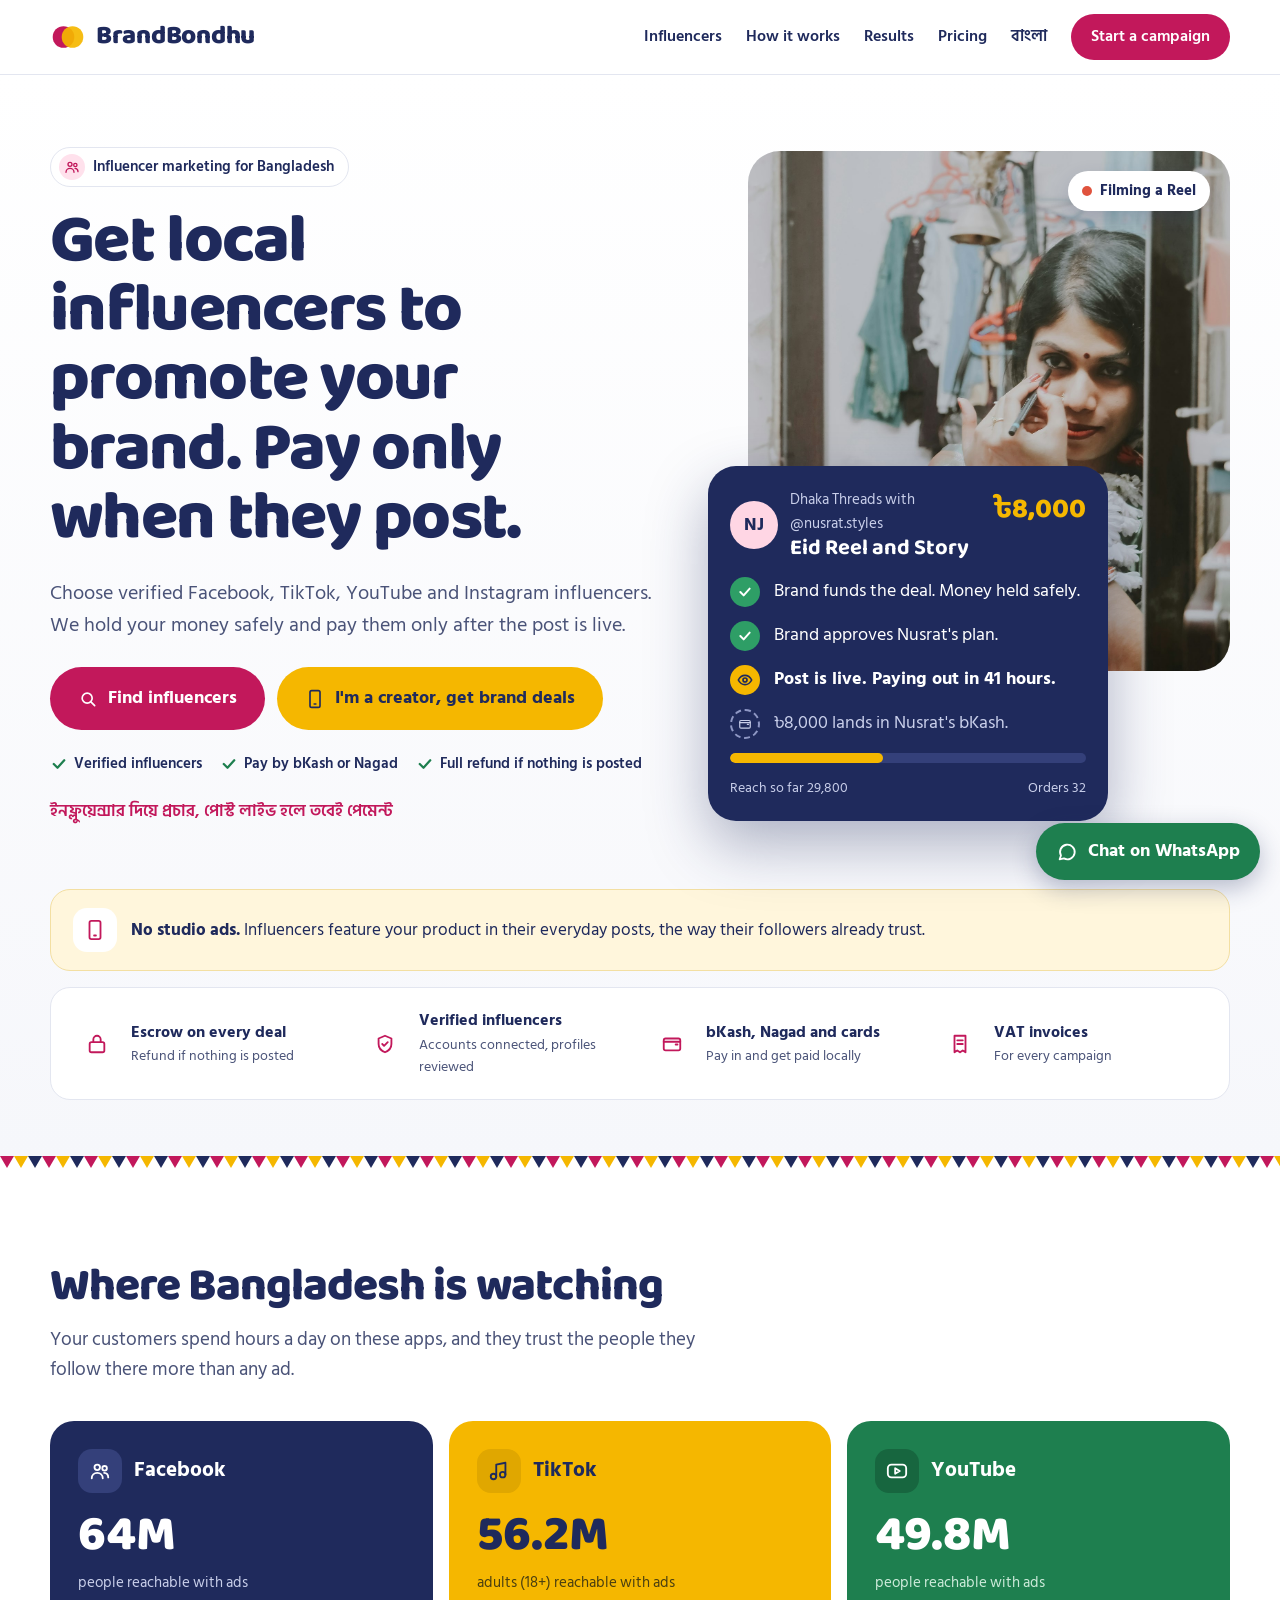
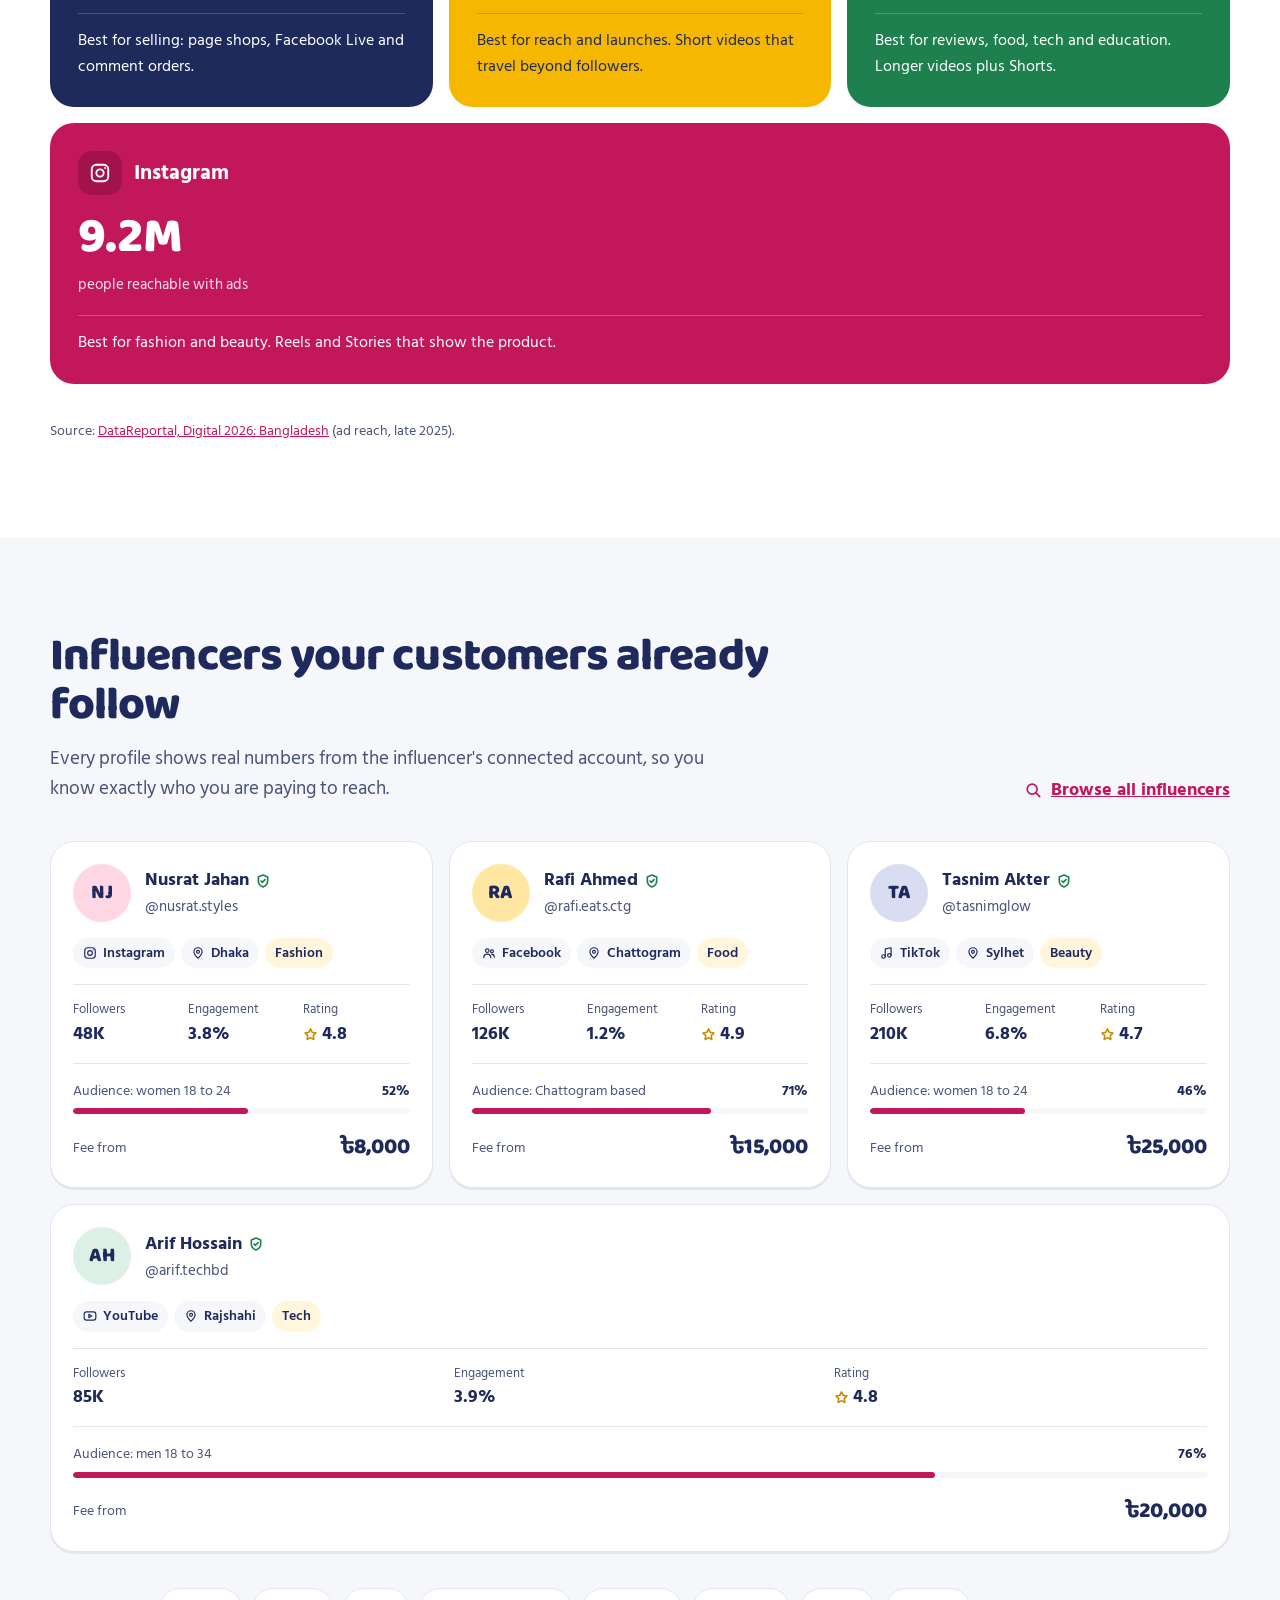
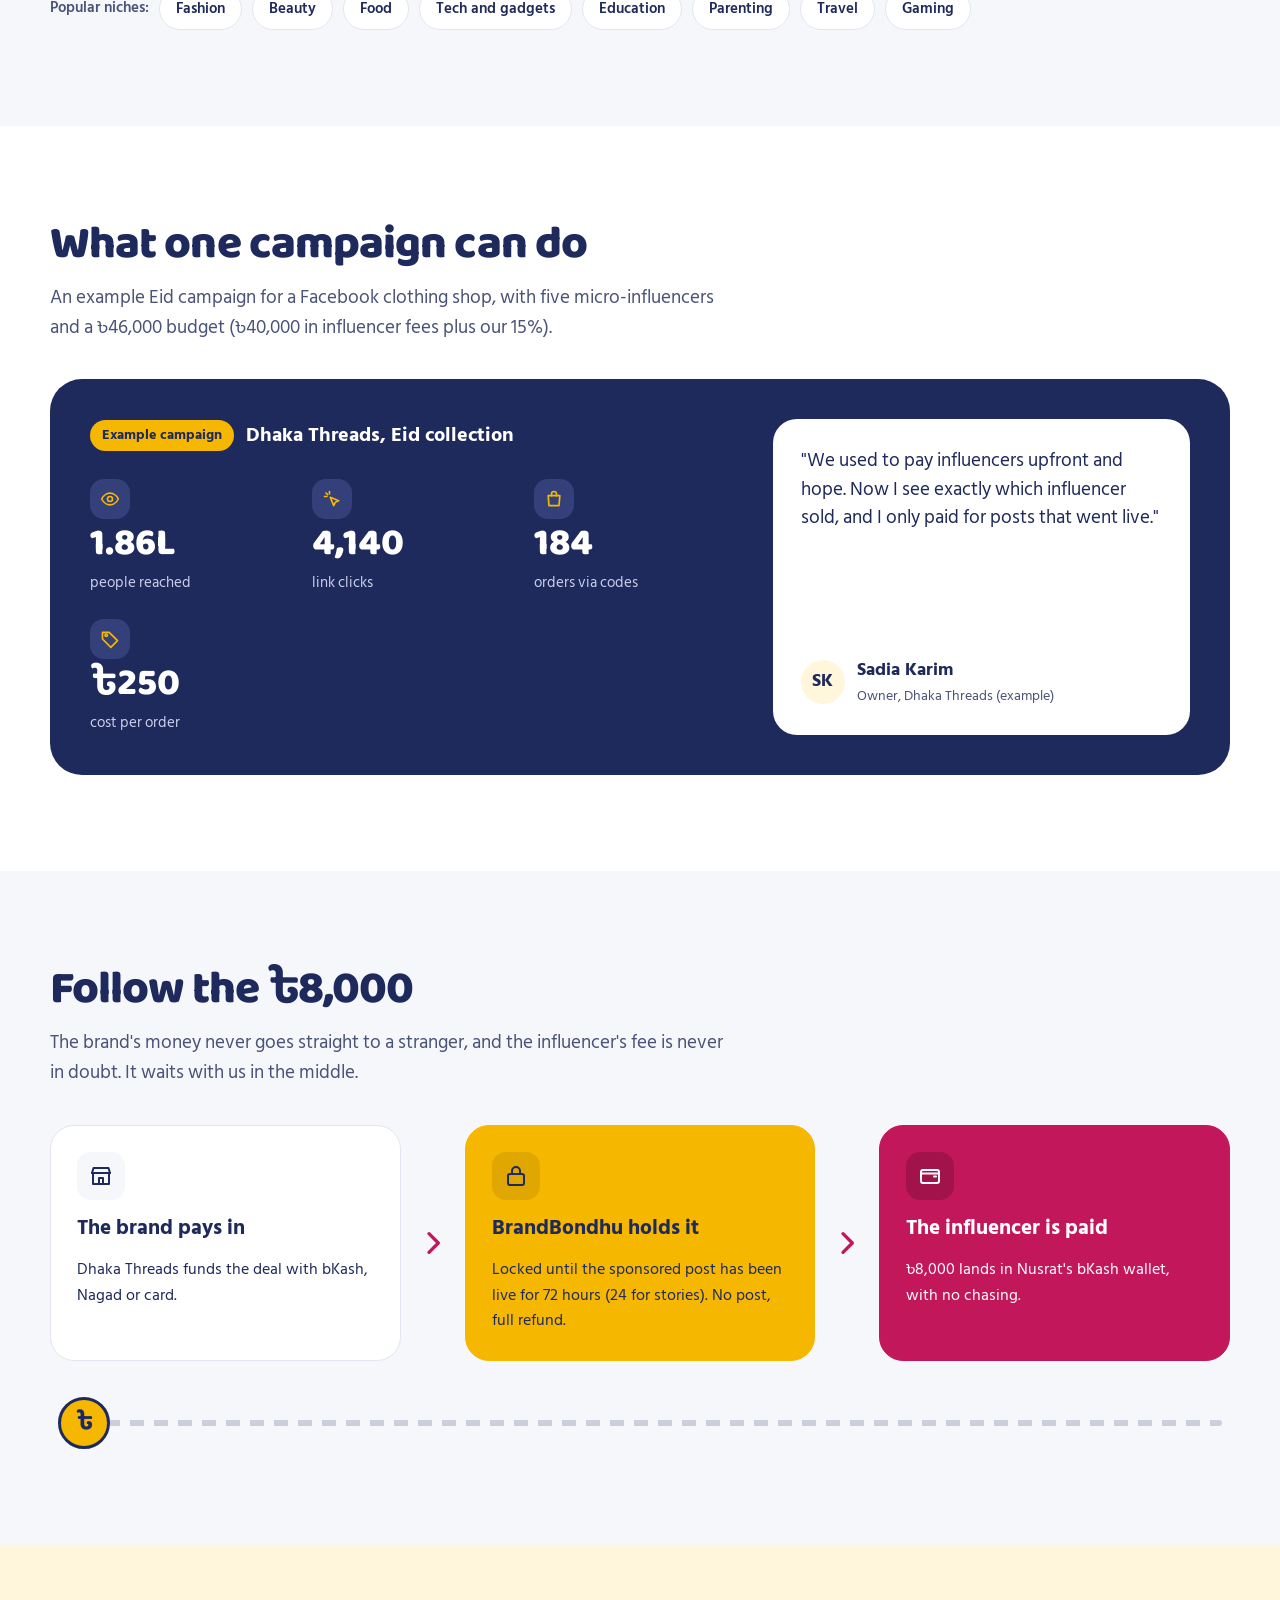
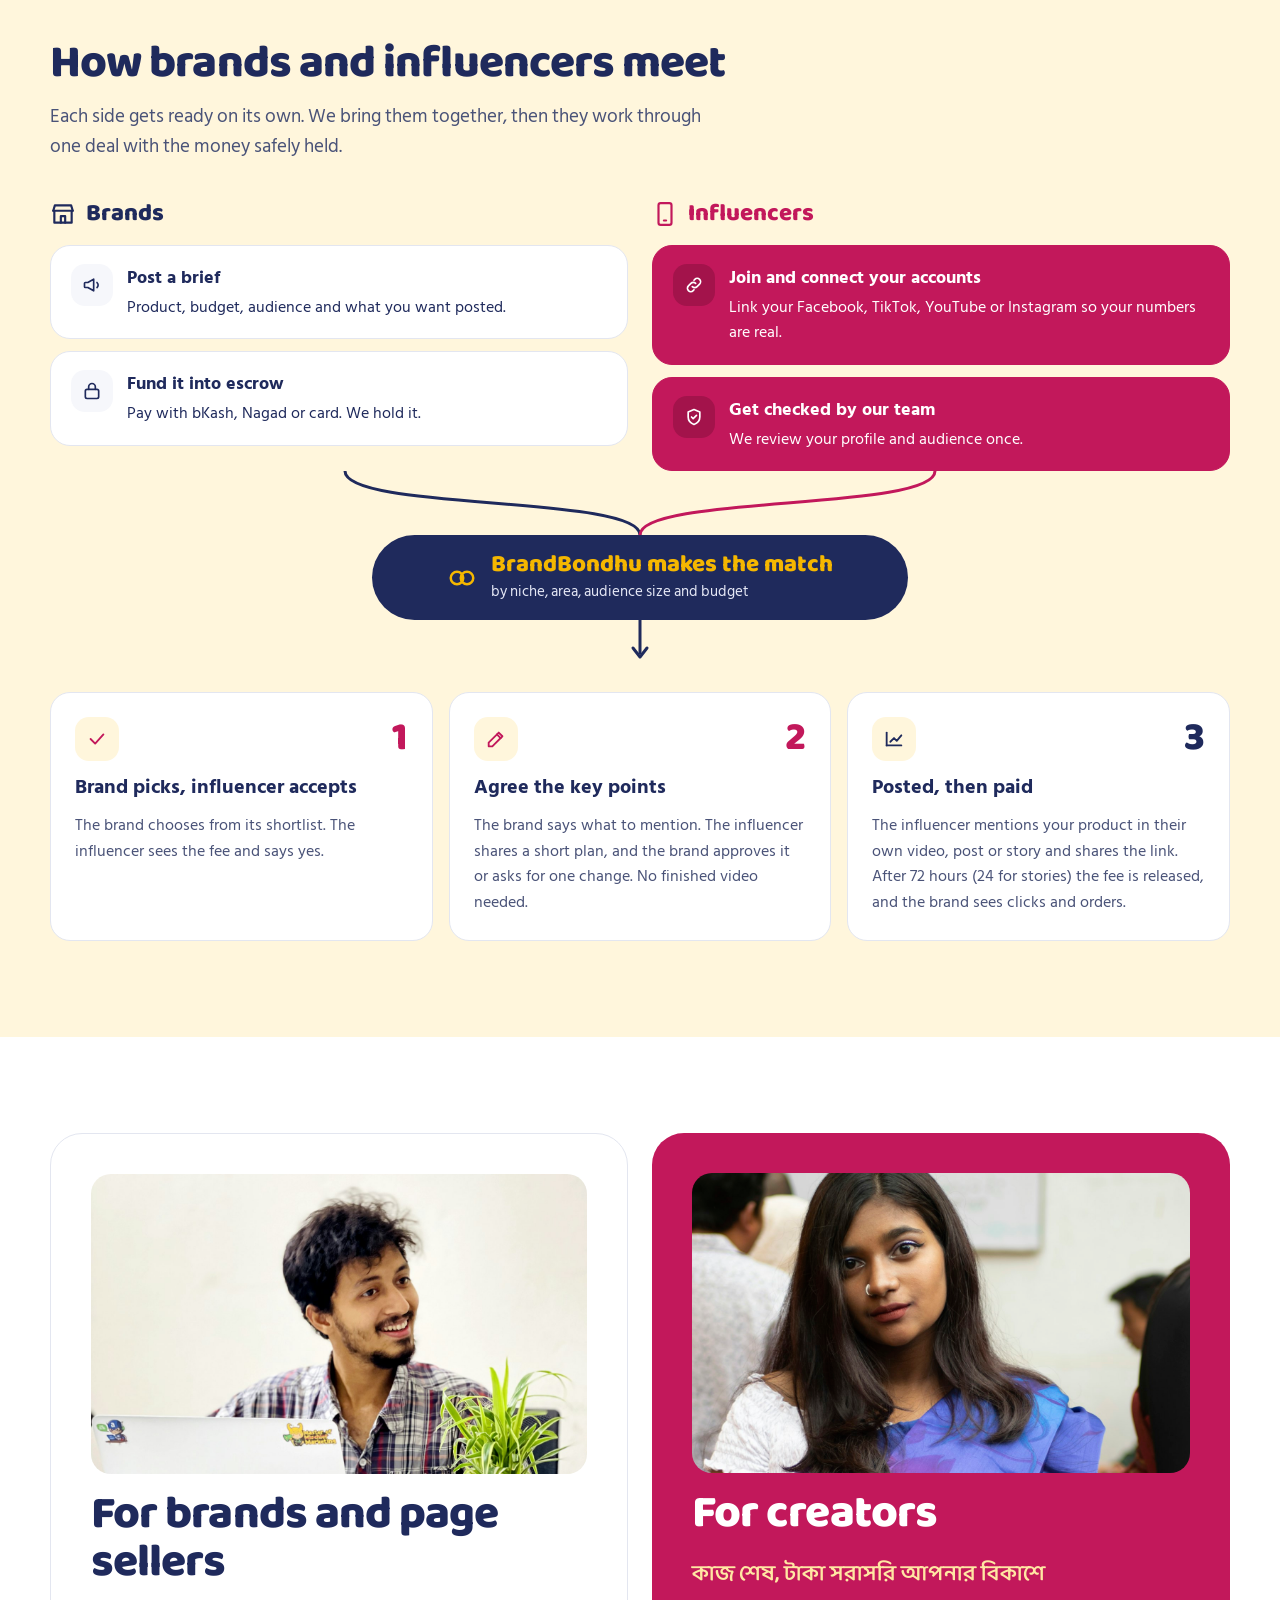
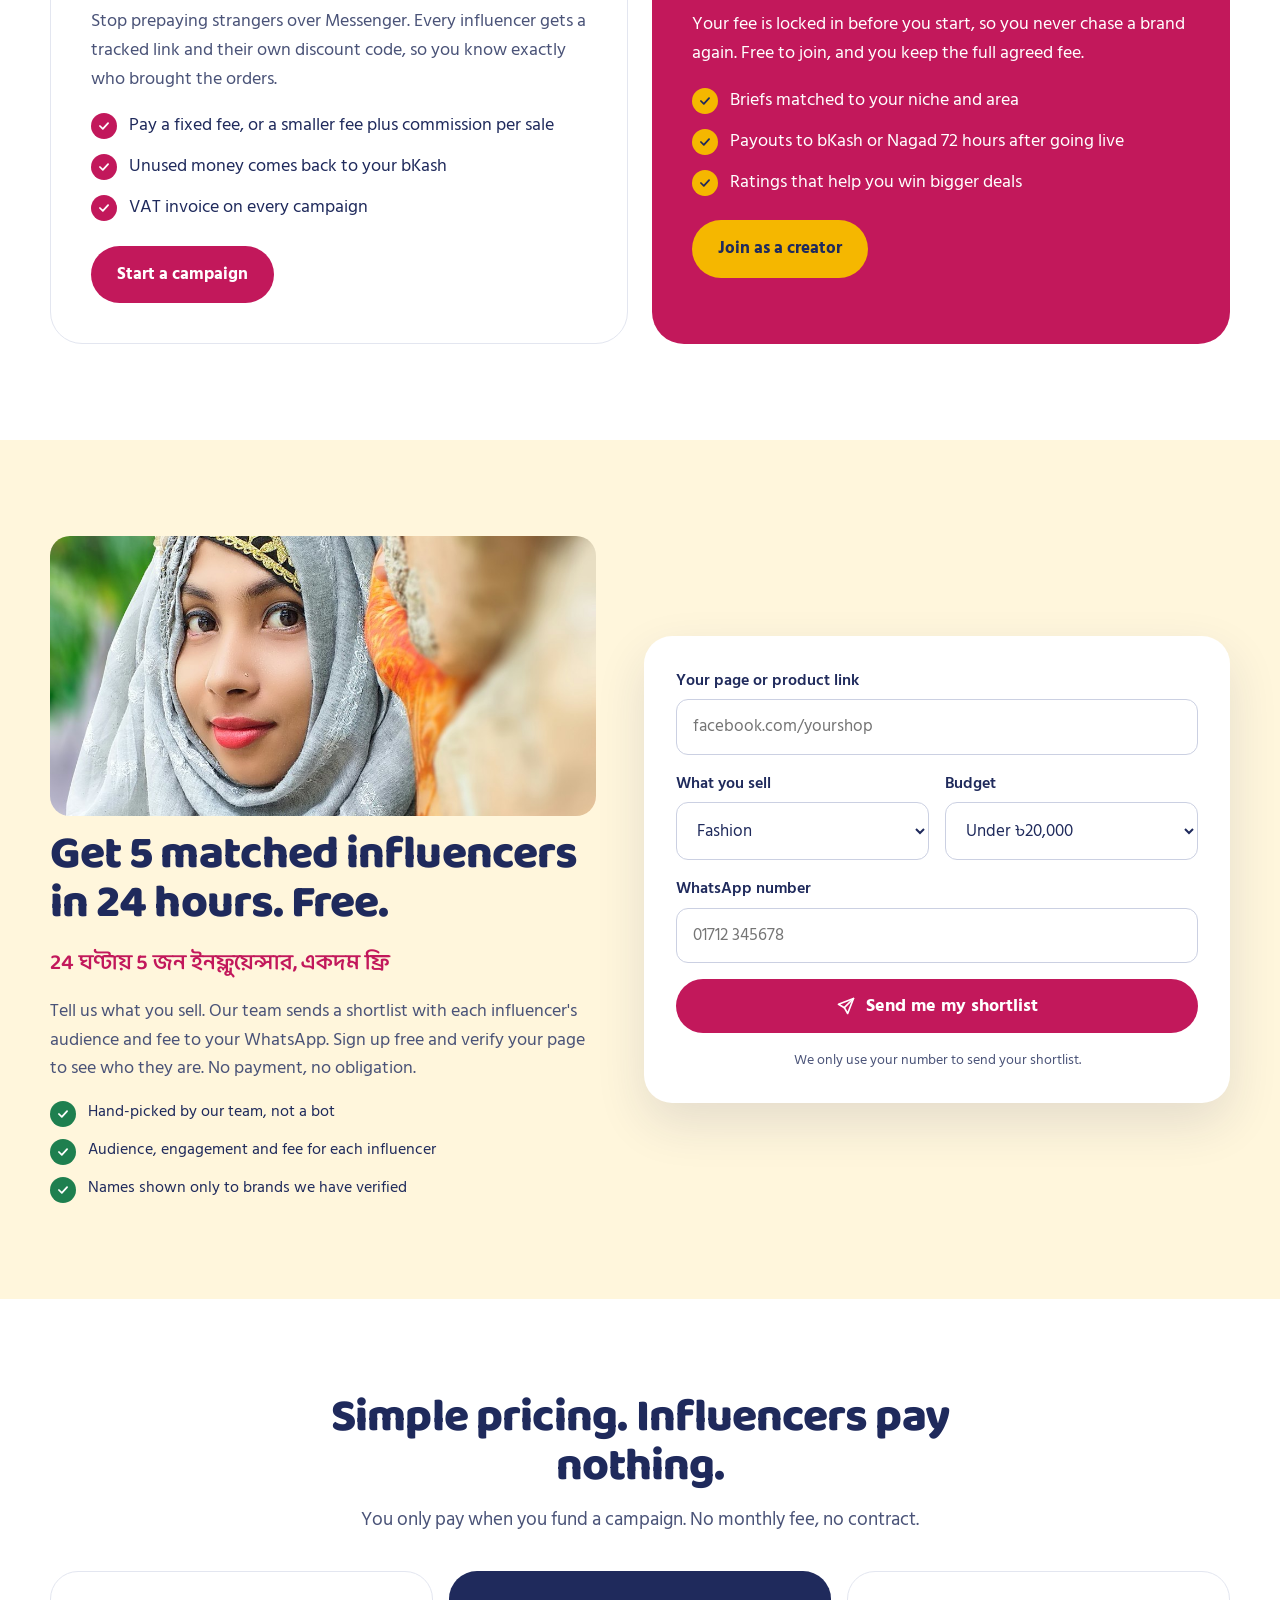
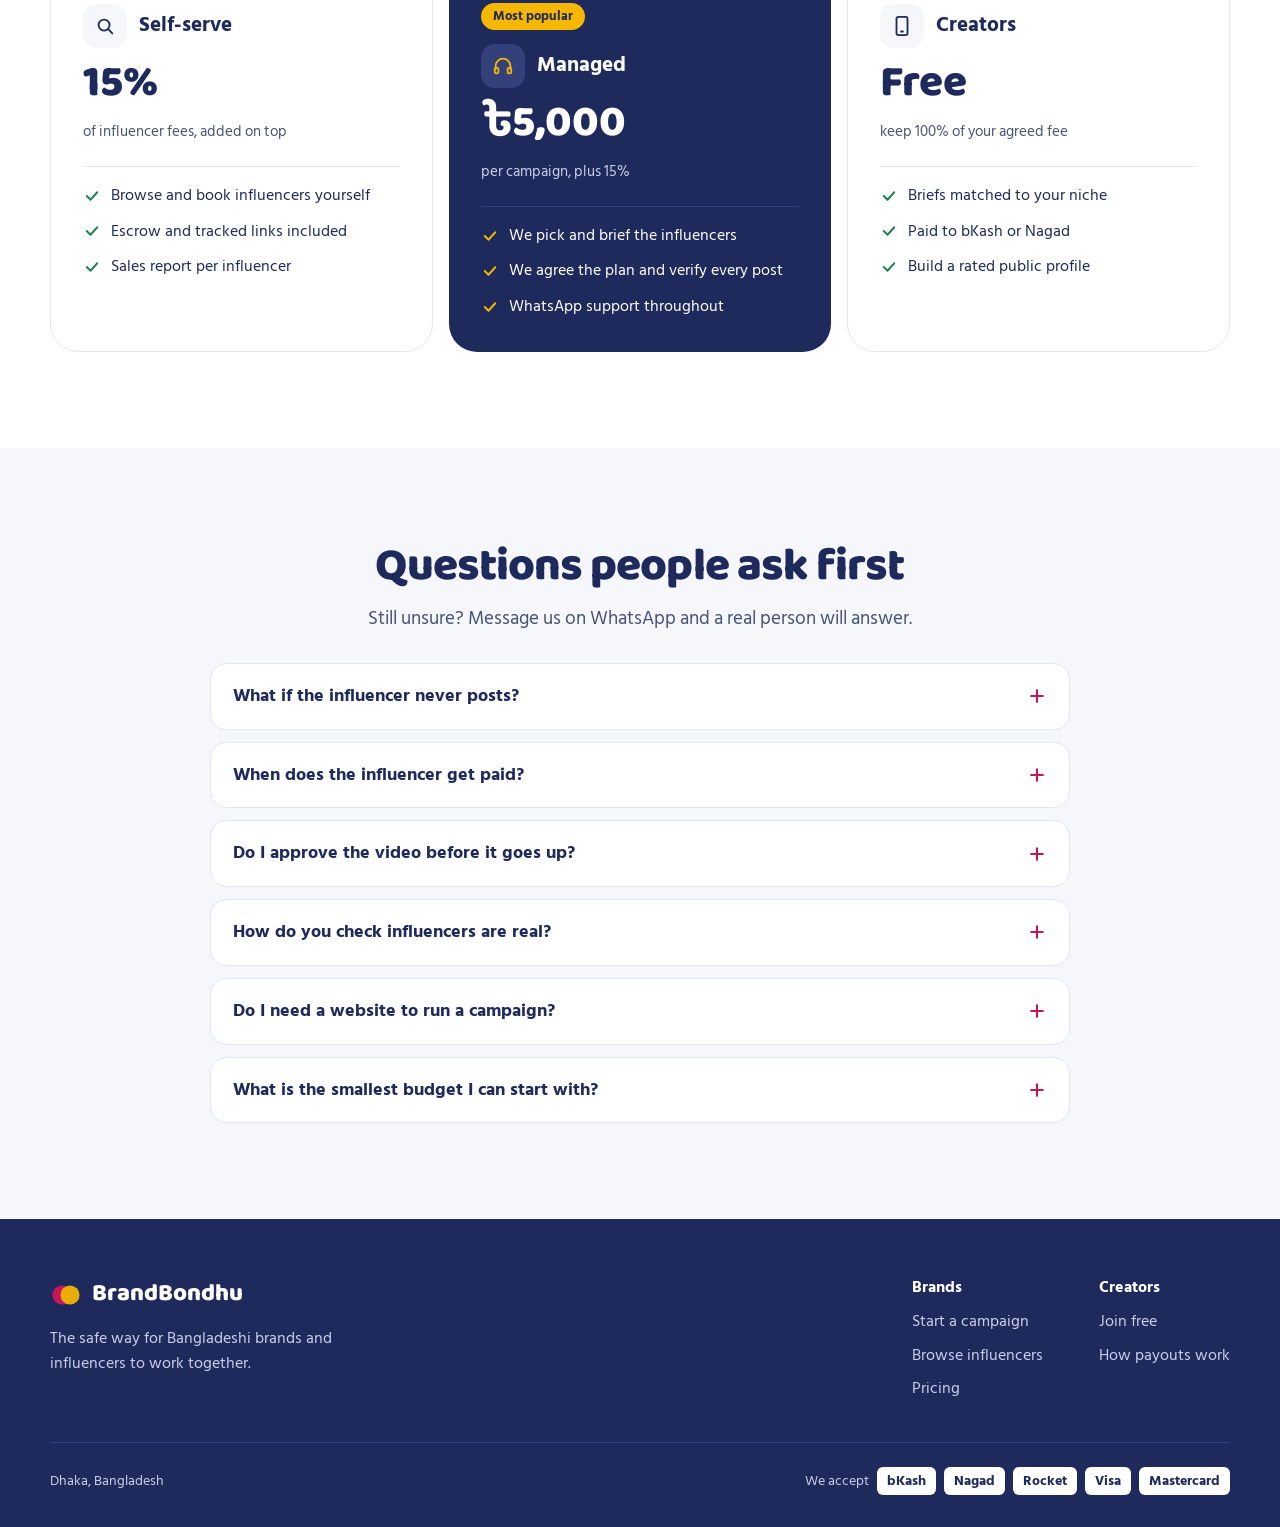
<file: index.html>
<!doctype html>
<html lang="en">
<head>
<meta charset="utf-8">
<meta name="viewport" content="width=device-width, initial-scale=1, viewport-fit=cover">
<title>BrandBondhu — Local influencers for your brand. Pay only when they post.</title>
<meta name="description" content="Get local Bangladeshi influencers to promote your brand. Pay only when they post. Verified influencers, bKash and Nagad, full refund if nothing is posted.">
<!-- Remove the next line at launch, once the example creators, case study and testimonial are replaced with real ones -->
<meta name="robots" content="noindex">
<meta property="og:title" content="BrandBondhu — Local influencers for your brand. Pay only when they post.">
<meta property="og:description" content="Get local Bangladeshi influencers to promote your brand. Pay only when they post. Verified influencers, bKash and Nagad, full refund if nothing is posted.">
<meta property="og:type" content="website">
<meta property="og:locale" content="en_GB">
<meta property="og:url" content="https://solid-computing.github.io/BrandBondhu/">
<meta property="og:image" content="https://solid-computing.github.io/BrandBondhu/assets/hero-creator-bd.jpg">
<meta name="twitter:card" content="summary_large_image">
<meta name="theme-color" content="#C2185B">
<link rel="icon" href="assets/favicon.svg" type="image/svg+xml">
<link rel="preconnect" href="https://fonts.googleapis.com"><link rel="preconnect" href="https://fonts.gstatic.com" crossorigin>
<link rel="stylesheet" href="https://fonts.googleapis.com/css2?family=Baloo+Da+2:wght@500;600;700;800&amp;family=Hind+Siliguri:wght@400;500;600;700&amp;display=swap">
<style>
body{margin:0}
a{color:#C2185B}a:hover{color:#8E1043}
a:focus-visible,button:focus-visible,summary:focus-visible,input:focus-visible,select:focus-visible{outline:3px solid #F5B700;outline-offset:3px}
details>summary{list-style:none}details>summary::-webkit-details-marker{display:none}
@keyframes bbcoin{0%{left:0}30%{left:calc(50% - 26px)}70%{left:calc(50% - 26px)}100%{left:calc(100% - 52px)}}
.bb-coin{animation:bbcoin 7s ease-in-out infinite}
@media (prefers-reduced-motion: reduce){.bb-coin{animation:none;left:calc(50% - 26px)}}
.bb-mobilebar{display:none}
@media (max-width: 400px){.bb-mstart{display:none !important}.bb-logo{font-size:21px !important}}
@media (max-width: 760px){.bb-navlinks{display:none !important}.bb-mobilebar{display:flex !important}.bb-sec{padding-top:56px !important;padding-bottom:56px !important;padding-left:20px !important;padding-right:20px !important;gap:24px !important}.bb-heroin{padding:28px 20px 32px !important;gap:28px !important}.bb-herocol{padding-bottom:0 !important}.bb-heroimg{height:300px !important;width:100% !important;margin-left:0 !important;border-radius:24px !important}.bb-ticket{position:relative !important;width:auto !important;margin:-72px 12px 0 !important}.bb-pad{padding:22px !important;border-radius:24px !important}.bb-chevwrap{width:100% !important;justify-content:center !important}.bb-chevwrap svg{transform:rotate(90deg)}.bb-merge{display:none !important}.bb-walabel{display:none}.bb-wa{padding:16px !important}.bb-trust{padding:16px !important;gap:14px !important}.bb-btns a{flex:1 1 100%;justify-content:center}footer a{display:inline-block;padding:8px 0}.bb-h1{font-size:34px !important;line-height:1.08 !important}.bb-heroin p{font-size:17px !important}}
</style>
<style>[hidden]{display:none !important}</style>
<!-- Photos (Unsplash License): hero by Neha Maheen Mahfin, seller by syful islam, creators panel by Sharaf Ahmed, shortlist form by Rejaul Karim. -->
</head>
<body>
<div style="min-height: 100vh; background: #FFFFFF; color: #1F2A5C; font-family: 'Hind Siliguri', system-ui, sans-serif; font-size: 18px; line-height: 1.6">
<header style="background: rgba(255,255,255,0.96); border-bottom: 1px solid #E3E6F0; position: sticky; top: 0; z-index: 9">
<div style="max-width: 1180px; margin: 0 auto; padding: 14px 24px; display: flex; flex-wrap: wrap; align-items: center; justify-content: space-between; gap: 16px">
<a href="./" aria-label="BrandBondhu home" style="display: flex; align-items: center; gap: 10px; text-decoration: none; color: #1F2A5C">
<svg width="36" height="36" viewBox="0 0 40 40" aria-hidden="true"><circle cx="15" cy="20" r="12" fill="#C2185B"></circle><circle cx="25" cy="20" r="12" fill="#F5B700" fill-opacity="0.92"></circle></svg>
<span class="bb-logo" style="font-family: 'Baloo Da 2', 'Hind Siliguri', sans-serif; font-weight: 800; font-size: 26px; letter-spacing: -0.01em">BrandBondhu</span>
</a>
<nav class="bb-navlinks" aria-label="Main" style="display: flex; flex-wrap: wrap; align-items: center; gap: 24px; font-weight: 600; font-size: 16px">
<a href="#creators" style="color: #1F2A5C; text-decoration: none">Influencers</a>
<a href="#how" style="color: #1F2A5C; text-decoration: none">How it works</a>
<a href="#results" style="color: #1F2A5C; text-decoration: none">Results</a>
<a href="#pricing" style="color: #1F2A5C; text-decoration: none">Pricing</a>
<a href="bn/" lang="bn" style="color: #1F2A5C; text-decoration: none">বাংলা</a>
<a href="#shortlist" style="background: #C2185B; color: #FFFFFF; text-decoration: none; padding: 10px 20px; border-radius: 999px">Start a campaign</a>
</nav>
<div class="bb-mobilebar" style="align-items: center; gap: 8px">
<a href="bn/" lang="bn" style="color: #1F2A5C; text-decoration: none; font-weight: 600; font-size: 15px; padding: 10px 12px; border: 1px solid #E3E6F0; border-radius: 999px">বাংলা</a>
<a class="bb-mstart" href="#shortlist" style="background: #C2185B; color: #FFFFFF; text-decoration: none; padding: 10px 16px; border-radius: 999px; font-weight: 700; font-size: 15px">Start</a>
<button type="button" id="bb-menubtn" aria-controls="bb-mnav" aria-label="Menu" aria-expanded="false" style="width: 44px; height: 44px; border-radius: 12px; border: 1px solid #E3E6F0; background: #FFFFFF; display: flex; align-items: center; justify-content: center; cursor: pointer"><svg width="22" height="22" viewBox="0 0 24 24" fill="none" stroke="#1F2A5C" stroke-width="2" stroke-linecap="round" stroke-linejoin="round" aria-hidden="true" style="flex: none"><path d="M4 7h16"></path><path d="M4 12h16"></path><path d="M4 17h16"></path></svg></button>
</div>
</div>
<nav id="bb-mnav" hidden aria-label="Mobile" style="border-top: 1px solid #E3E6F0; padding: 8px 20px 20px; display: flex; flex-direction: column; font-weight: 600; font-size: 18px">
<a href="#creators" style="color: #1F2A5C; text-decoration: none; padding: 12px 0; border-bottom: 1px solid #E3E6F0">Influencers</a>
<a href="#how" style="color: #1F2A5C; text-decoration: none; padding: 12px 0; border-bottom: 1px solid #E3E6F0">How it works</a>
<a href="#results" style="color: #1F2A5C; text-decoration: none; padding: 12px 0; border-bottom: 1px solid #E3E6F0">Results</a>
<a href="#pricing" style="color: #1F2A5C; text-decoration: none; padding: 12px 0; border-bottom: 1px solid #E3E6F0">Pricing</a>
<a href="bn/" lang="bn" style="color: #1F2A5C; text-decoration: none; padding: 12px 0; border-bottom: 1px solid #E3E6F0">বাংলা</a>
<a href="https://wa.me/8801712345678?text=Hi%20BrandBondhu%2C%20I%20am%20a%20creator%20and%20want%20to%20join." target="_blank" rel="noopener" style="margin-top: 8px; text-align: center; background: #F5B700; color: #1F2A5C; text-decoration: none; padding: 14px; border-radius: 999px; font-weight: 700">Join as a creator</a>
</nav>
</header>
<section style="background: linear-gradient(180deg, #FFFFFF 0%, #F6F7FB 100%)">
<div style="max-width: 1180px; margin: 0 auto; padding: 72px 24px 64px; display: flex; flex-wrap: wrap; gap: 56px; align-items: center" class="bb-heroin">
<div style="flex: 1 1 500px; min-width: 0; display: flex; flex-direction: column; gap: 22px">
<span style="align-self: flex-start; display: inline-flex; align-items: center; gap: 8px; background: #FFFFFF; border: 1px solid #E3E6F0; border-radius: 999px; padding: 6px 14px 6px 8px; font-size: 15px; font-weight: 600"><span style="width: 26px; height: 26px; border-radius: 14px; background: #FFE1EC; display: flex; align-items: center; justify-content: center; flex: none"><svg width="16" height="16" viewBox="0 0 24 24" fill="none" stroke="#C2185B" stroke-width="2" stroke-linecap="round" stroke-linejoin="round" aria-hidden="true" style="flex: none"><circle cx="9" cy="8" r="3"></circle><path d="M3 20c0-3.5 2.7-6 6-6s6 2.5 6 6"></path><circle cx="17" cy="9" r="2.5"></circle><path d="M16.5 14c2.8.2 4.5 2.2 4.5 5"></path></svg></span>Influencer marketing for Bangladesh</span>
<h1 class="bb-h1" style="margin: 0; font-family: 'Baloo Da 2', 'Hind Siliguri', sans-serif; font-weight: 800; font-size: clamp(38px, 5.4vw, 68px); line-height: 1.02; letter-spacing: -0.025em">Get local influencers to promote your brand. Pay only when they post.</h1>
<p style="margin: 0; max-width: 32em; font-size: 20px; color: #4A5378">Choose verified Facebook, TikTok, YouTube and Instagram influencers. We hold your money safely and pay them only after the post is live.</p>
<div class="bb-btns" style="display: flex; flex-wrap: wrap; gap: 12px; margin-top: 4px">
<a href="#shortlist" style="background: #C2185B; color: #FFFFFF; text-decoration: none; padding: 15px 26px; border-radius: 999px; font-weight: 700; font-size: 17px; display: inline-flex; align-items: center; gap: 10px; font-size: 18px; padding: 17px 28px"><svg width="20" height="20" viewBox="0 0 24 24" fill="none" stroke="#FFFFFF" stroke-width="2" stroke-linecap="round" stroke-linejoin="round" aria-hidden="true" style="flex: none"><circle cx="11" cy="11" r="6"></circle><path d="M20 20l-4.5-4.5"></path></svg>Find influencers</a>
<a href="https://wa.me/8801712345678?text=Hi%20BrandBondhu%2C%20I%20am%20a%20creator%20and%20want%20to%20join." target="_blank" rel="noopener" style="background: #F5B700; color: #1F2A5C; text-decoration: none; padding: 15px 26px; border-radius: 999px; font-weight: 700; font-size: 17px; display: inline-flex; align-items: center; gap: 10px; font-size: 18px; padding: 17px 28px"><svg width="20" height="20" viewBox="0 0 24 24" fill="none" stroke="#1F2A5C" stroke-width="2" stroke-linecap="round" stroke-linejoin="round" aria-hidden="true" style="flex: none"><rect x="6" y="2" width="12" height="20" rx="2"></rect><path d="M11 18h2"></path></svg>I'm a creator, get brand deals</a>
</div>
<ul aria-label="Why BrandBondhu" style="list-style: none; margin: 0; padding: 0; display: flex; flex-wrap: wrap; gap: 8px 18px; font-size: 15px; font-weight: 600; color: #1F2A5C">
<li style="display: flex; align-items: center; gap: 6px"><svg width="18" height="18" viewBox="0 0 24 24" fill="none" stroke="#1E7F4F" stroke-width="3" stroke-linecap="round" stroke-linejoin="round" aria-hidden="true" style="flex: none"><path d="M5 12l5 5 9-10"></path></svg>Verified influencers</li>
<li style="display: flex; align-items: center; gap: 6px"><svg width="18" height="18" viewBox="0 0 24 24" fill="none" stroke="#1E7F4F" stroke-width="3" stroke-linecap="round" stroke-linejoin="round" aria-hidden="true" style="flex: none"><path d="M5 12l5 5 9-10"></path></svg>Pay by bKash or Nagad</li>
<li style="display: flex; align-items: center; gap: 6px"><svg width="18" height="18" viewBox="0 0 24 24" fill="none" stroke="#1E7F4F" stroke-width="3" stroke-linecap="round" stroke-linejoin="round" aria-hidden="true" style="flex: none"><path d="M5 12l5 5 9-10"></path></svg>Full refund if nothing is posted</li>
</ul>
<p lang="bn" style="margin: 0; font-size: 17px; font-weight: 600; color: #C2185B">ইনফ্লুয়েন্সার দিয়ে প্রচার, পোস্ট লাইভ হলে তবেই পেমেন্ট</p>
</div>
<div class="bb-herocol" style="flex: 1 1 420px; min-width: 0; position: relative; padding-bottom: 150px">
<img src="assets/hero-creator-bd.jpg" alt="An influencer doing her make-up in front of a clothes rack before a shoot" class="bb-heroimg" style="display: block; width: calc(100% - 40px); margin-left: 40px; height: 520px; object-fit: cover; object-position: center 40%; border-radius: 32px">
<span style="position: absolute; top: 20px; right: 20px; display: inline-flex; align-items: center; gap: 8px; background: #FFFFFF; color: #1F2A5C; font-weight: 700; font-size: 15px; padding: 8px 14px; border-radius: 999px; box-shadow: 0 8px 20px rgba(31,42,92,0.18)"><span style="width: 10px; height: 10px; border-radius: 999px; background: #E0533D"></span>Filming a Reel</span>
<div class="bb-ticket" style="position: absolute; left: 0; bottom: 0; width: min(400px, 94%); background: #1F2A5C; color: #FFFFFF; border-radius: 28px; padding: 22px; box-sizing: border-box; display: flex; flex-direction: column; gap: 14px; box-shadow: 0 24px 60px rgba(31,42,92,0.35)">
<div style="display: flex; justify-content: space-between; align-items: flex-start; gap: 12px">
<div style="display: flex; gap: 12px; align-items: center">
<div style="width: 48px; height: 48px; border-radius: 999px; background: #FFD6E4; color: #1F2A5C; display: flex; align-items: center; justify-content: center; font-weight: 800; flex: none">NJ</div>
<div><div style="font-size: 15px; color: #C9CFEA">Dhaka Threads with @nusrat.styles</div><div style="font-family: 'Baloo Da 2', 'Hind Siliguri', sans-serif; font-weight: 700; font-size: 22px; line-height: 1.2">Eid Reel and Story</div></div>
</div>
<div style="font-family: 'Baloo Da 2', 'Hind Siliguri', sans-serif; font-weight: 800; font-size: 28px; color: #F5B700">৳8,000</div>
</div>
<ol style="list-style: none; margin: 0; padding: 0; display: flex; flex-direction: column; gap: 14px">
<li style="display: flex; align-items: center; gap: 14px; "><span style="width: 30px; height: 30px; border-radius: 999px; background: #2E9E66; display: flex; align-items: center; justify-content: center; flex: none"><svg width="16" height="16" viewBox="0 0 24 24" fill="none" stroke="#FFFFFF" stroke-width="3" stroke-linecap="round" stroke-linejoin="round" aria-hidden="true" style="flex: none"><path d="M5 12l5 5 9-10"></path></svg></span><span>Brand funds the deal. Money held safely.</span></li>
<li style="display: flex; align-items: center; gap: 14px; "><span style="width: 30px; height: 30px; border-radius: 999px; background: #2E9E66; display: flex; align-items: center; justify-content: center; flex: none"><svg width="16" height="16" viewBox="0 0 24 24" fill="none" stroke="#FFFFFF" stroke-width="3" stroke-linecap="round" stroke-linejoin="round" aria-hidden="true" style="flex: none"><path d="M5 12l5 5 9-10"></path></svg></span><span>Brand approves Nusrat's plan.</span></li>
<li style="display: flex; align-items: center; gap: 14px; font-weight: 700;"><span style="width: 30px; height: 30px; border-radius: 999px; background: #F5B700; display: flex; align-items: center; justify-content: center; flex: none"><svg width="16" height="16" viewBox="0 0 24 24" fill="none" stroke="#1F2A5C" stroke-width="2.5" stroke-linecap="round" stroke-linejoin="round" aria-hidden="true" style="flex: none"><path d="M2 12s3.5-7 10-7 10 7 10 7-3.5 7-10 7S2 12 2 12z"></path><circle cx="12" cy="12" r="3"></circle></svg></span><span>Post is live. Paying out in 41 hours.</span></li>
<li style="display: flex; align-items: center; gap: 14px; color: #C9CFEA;"><span style="width: 30px; height: 30px; border-radius: 999px; border: 2px dashed #8E97C4; box-sizing: border-box; display: flex; align-items: center; justify-content: center; flex: none"><svg width="14" height="14" viewBox="0 0 24 24" fill="none" stroke="#C9CFEA" stroke-width="2" stroke-linecap="round" stroke-linejoin="round" aria-hidden="true" style="flex: none"><rect x="3" y="6" width="18" height="13" rx="2"></rect><path d="M16 12.5h2"></path><path d="M3 9.5h18"></path></svg></span><span>৳8,000 lands in Nusrat's bKash.</span></li>
</ol>
<div style="height: 10px; background: #34407A; border-radius: 999px; overflow: hidden"><div style="width: 43%; height: 100%; background: #F5B700; border-radius: 999px"></div></div>
<div style="display: flex; justify-content: space-between; font-size: 14px; color: #C9CFEA"><span>Reach so far 29,800</span><span>Orders 32</span></div>
</div>
</div>
</div>
<div style="max-width: 1180px; margin: 0 auto; padding: 0 24px 56px">
<div style="display: flex; align-items: center; gap: 14px; background: #FFF6DC; border: 1px solid #F3DFA2; border-radius: 20px; padding: 18px 22px; margin-bottom: 16px"><span style="width: 44px; height: 44px; border-radius: 14px; background: #FFFFFF; display: flex; align-items: center; justify-content: center; flex: none"><svg width="22" height="22" viewBox="0 0 24 24" fill="none" stroke="#C2185B" stroke-width="2" stroke-linecap="round" stroke-linejoin="round" aria-hidden="true" style="flex: none"><rect x="6" y="2" width="12" height="20" rx="2"></rect><path d="M11 18h2"></path></svg></span><p style="margin: 0; font-size: 17px; line-height: 1.45"><strong style="font-weight: 700">No studio ads.</strong> Influencers feature your product in their everyday posts, the way their followers already trust.</p></div>
<div class="bb-trust" style="background: #FFFFFF; border: 1px solid #E3E6F0; border-radius: 20px; padding: 20px 24px; display: flex; flex-wrap: wrap; gap: 20px">
<div style="flex: 1 1 220px; display: flex; gap: 12px; align-items: center"><span style="width: 44px; height: 44px; border-radius: 14px; background: #FFFFFF; display: flex; align-items: center; justify-content: center; flex: none"><svg width="22" height="22" viewBox="0 0 24 24" fill="none" stroke="#C2185B" stroke-width="2" stroke-linecap="round" stroke-linejoin="round" aria-hidden="true" style="flex: none"><rect x="4" y="10" width="16" height="11" rx="2"></rect><path d="M8 10V7a4 4 0 0 1 8 0v3"></path></svg></span><div><div style="font-weight: 700; font-size: 16px">Escrow on every deal</div><div style="font-size: 14px; color: #4A5378">Refund if nothing is posted</div></div></div>
<div style="flex: 1 1 220px; display: flex; gap: 12px; align-items: center"><span style="width: 44px; height: 44px; border-radius: 14px; background: #FFFFFF; display: flex; align-items: center; justify-content: center; flex: none"><svg width="22" height="22" viewBox="0 0 24 24" fill="none" stroke="#C2185B" stroke-width="2" stroke-linecap="round" stroke-linejoin="round" aria-hidden="true" style="flex: none"><path d="M12 3l7 3v6c0 4.5-3 7.5-7 9-4-1.5-7-4.5-7-9V6z"></path><path d="M9 12l2 2 4-4"></path></svg></span><div><div style="font-weight: 700; font-size: 16px">Verified influencers</div><div style="font-size: 14px; color: #4A5378">Accounts connected, profiles reviewed</div></div></div>
<div style="flex: 1 1 220px; display: flex; gap: 12px; align-items: center"><span style="width: 44px; height: 44px; border-radius: 14px; background: #FFFFFF; display: flex; align-items: center; justify-content: center; flex: none"><svg width="22" height="22" viewBox="0 0 24 24" fill="none" stroke="#C2185B" stroke-width="2" stroke-linecap="round" stroke-linejoin="round" aria-hidden="true" style="flex: none"><rect x="3" y="6" width="18" height="13" rx="2"></rect><path d="M16 12.5h2"></path><path d="M3 9.5h18"></path></svg></span><div><div style="font-weight: 700; font-size: 16px">bKash, Nagad and cards</div><div style="font-size: 14px; color: #4A5378">Pay in and get paid locally</div></div></div>
<div style="flex: 1 1 220px; display: flex; gap: 12px; align-items: center"><span style="width: 44px; height: 44px; border-radius: 14px; background: #FFFFFF; display: flex; align-items: center; justify-content: center; flex: none"><svg width="22" height="22" viewBox="0 0 24 24" fill="none" stroke="#C2185B" stroke-width="2" stroke-linecap="round" stroke-linejoin="round" aria-hidden="true" style="flex: none"><path d="M6 3h12v18l-3-2-3 2-3-2-3 2z"></path><path d="M9 8h6"></path><path d="M9 12h6"></path></svg></span><div><div style="font-weight: 700; font-size: 16px">VAT invoices</div><div style="font-size: 14px; color: #4A5378">For every campaign</div></div></div>
</div>
</div>
</section>
<div aria-hidden="true" style="line-height: 0"><svg width="100%" height="12" preserveAspectRatio="none"><defs><pattern id="bb-fringe" width="42" height="12" patternUnits="userSpaceOnUse"><path d="M0 0h14l-7 12z" fill="#C2185B"></path><path d="M14 0h14l-7 12z" fill="#F5B700"></path><path d="M28 0h14l-7 12z" fill="#1F2A5C"></path></pattern></defs><rect width="100%" height="12" fill="url(#bb-fringe)"></rect></svg></div>
<section aria-labelledby="plat-title"><div class="bb-sec" style="max-width: 1180px; margin: 0 auto; padding: 96px 24px; display: flex; flex-direction: column; gap: 36px">
<div style="display: flex; flex-direction: column; gap: 12px; max-width: 760px; "><h2 id="plat-title" style="margin: 0; font-family: 'Baloo Da 2', 'Hind Siliguri', sans-serif; font-weight: 800; font-size: clamp(32px, 3.8vw, 46px); line-height: 1.06; letter-spacing: -0.02em">Where Bangladesh is watching</h2><p style="margin: 0; color: #4A5378; font-size: 19px; max-width: 36em">Your customers spend hours a day on these apps, and they trust the people they follow there more than any ad.</p></div>
<div style="display: flex; flex-wrap: wrap; gap: 16px">
<div style="flex: 1 1 250px; min-width: 0; background: #1F2A5C; color: #FFFFFF; border-radius: 24px; padding: 28px; display: flex; flex-direction: column; gap: 10px">
<div style="display: flex; align-items: center; gap: 12px"><span style="width: 44px; height: 44px; border-radius: 14px; background: #34407A; display: flex; align-items: center; justify-content: center; flex: none"><svg width="22" height="22" viewBox="0 0 24 24" fill="none" stroke="#FFFFFF" stroke-width="2" stroke-linecap="round" stroke-linejoin="round" aria-hidden="true" style="flex: none"><circle cx="9" cy="8" r="3"></circle><path d="M3 20c0-3.5 2.7-6 6-6s6 2.5 6 6"></path><circle cx="17" cy="9" r="2.5"></circle><path d="M16.5 14c2.8.2 4.5 2.2 4.5 5"></path></svg></span><h3 style="margin: 0; font-size: 21px; font-weight: 700">Facebook</h3></div>
<div style="font-family: 'Baloo Da 2', 'Hind Siliguri', sans-serif; font-weight: 800; font-size: 50px; line-height: 1; margin-top: 8px">64M</div>
<div style="font-size: 15px; color: #C9CFEA">people reachable with ads</div>
<p style="margin: 8px 0 0; font-size: 16px; padding-top: 14px; border-top: 1px solid #C9CFEA40">Best for selling: page shops, Facebook Live and comment orders.</p>
</div>
<div style="flex: 1 1 250px; min-width: 0; background: #F5B700; color: #1F2A5C; border-radius: 24px; padding: 28px; display: flex; flex-direction: column; gap: 10px">
<div style="display: flex; align-items: center; gap: 12px"><span style="width: 44px; height: 44px; border-radius: 14px; background: #E0A700; display: flex; align-items: center; justify-content: center; flex: none"><svg width="22" height="22" viewBox="0 0 24 24" fill="none" stroke="#1F2A5C" stroke-width="2" stroke-linecap="round" stroke-linejoin="round" aria-hidden="true" style="flex: none"><path d="M9 18V5l10-2v13"></path><circle cx="6" cy="18" r="3"></circle><circle cx="16" cy="16" r="3"></circle></svg></span><h3 style="margin: 0; font-size: 21px; font-weight: 700">TikTok</h3></div>
<div style="font-family: 'Baloo Da 2', 'Hind Siliguri', sans-serif; font-weight: 800; font-size: 50px; line-height: 1; margin-top: 8px">56.2M</div>
<div style="font-size: 15px; color: #4A3F10">adults (18+) reachable with ads</div>
<p style="margin: 8px 0 0; font-size: 16px; padding-top: 14px; border-top: 1px solid #4A3F1040">Best for reach and launches. Short videos that travel beyond followers.</p>
</div>
<div style="flex: 1 1 250px; min-width: 0; background: #1E7F4F; color: #FFFFFF; border-radius: 24px; padding: 28px; display: flex; flex-direction: column; gap: 10px">
<div style="display: flex; align-items: center; gap: 12px"><span style="width: 44px; height: 44px; border-radius: 14px; background: #17663F; display: flex; align-items: center; justify-content: center; flex: none"><svg width="22" height="22" viewBox="0 0 24 24" fill="none" stroke="#FFFFFF" stroke-width="2" stroke-linecap="round" stroke-linejoin="round" aria-hidden="true" style="flex: none"><rect x="2" y="5" width="20" height="14" rx="4"></rect><path d="M10 9l5 3-5 3z"></path></svg></span><h3 style="margin: 0; font-size: 21px; font-weight: 700">YouTube</h3></div>
<div style="font-family: 'Baloo Da 2', 'Hind Siliguri', sans-serif; font-weight: 800; font-size: 50px; line-height: 1; margin-top: 8px">49.8M</div>
<div style="font-size: 15px; color: #CDEBDA">people reachable with ads</div>
<p style="margin: 8px 0 0; font-size: 16px; padding-top: 14px; border-top: 1px solid #CDEBDA40">Best for reviews, food, tech and education. Longer videos plus Shorts.</p>
</div>
<div style="flex: 1 1 250px; min-width: 0; background: #C2185B; color: #FFFFFF; border-radius: 24px; padding: 28px; display: flex; flex-direction: column; gap: 10px">
<div style="display: flex; align-items: center; gap: 12px"><span style="width: 44px; height: 44px; border-radius: 14px; background: #A3134B; display: flex; align-items: center; justify-content: center; flex: none"><svg width="22" height="22" viewBox="0 0 24 24" fill="none" stroke="#FFFFFF" stroke-width="2" stroke-linecap="round" stroke-linejoin="round" aria-hidden="true" style="flex: none"><rect x="3" y="3" width="18" height="18" rx="5"></rect><circle cx="12" cy="12" r="4"></circle><path d="M17.5 6.5h.01"></path></svg></span><h3 style="margin: 0; font-size: 21px; font-weight: 700">Instagram</h3></div>
<div style="font-family: 'Baloo Da 2', 'Hind Siliguri', sans-serif; font-weight: 800; font-size: 50px; line-height: 1; margin-top: 8px">9.2M</div>
<div style="font-size: 15px; color: #FFE1EC">people reachable with ads</div>
<p style="margin: 8px 0 0; font-size: 16px; padding-top: 14px; border-top: 1px solid #FFE1EC40">Best for fashion and beauty. Reels and Stories that show the product.</p>
</div>
</div>
<p style="margin: 0; font-size: 14px; color: #4A5378">Source: <a href="https://datareportal.com/reports/digital-2026-bangladesh">DataReportal, Digital 2026: Bangladesh</a> (ad reach, late 2025).</p>
</div></section>
<section id="creators" aria-labelledby="cr-title" style="background: #F6F7FB"><div class="bb-sec" style="max-width: 1180px; margin: 0 auto; padding: 96px 24px; display: flex; flex-direction: column; gap: 36px">
<div style="display: flex; flex-wrap: wrap; justify-content: space-between; align-items: flex-end; gap: 16px">
<div style="display: flex; flex-direction: column; gap: 12px; max-width: 760px; "><h2 id="cr-title" style="margin: 0; font-family: 'Baloo Da 2', 'Hind Siliguri', sans-serif; font-weight: 800; font-size: clamp(32px, 3.8vw, 46px); line-height: 1.06; letter-spacing: -0.02em">Influencers your customers already follow</h2><p style="margin: 0; color: #4A5378; font-size: 19px; max-width: 36em">Every profile shows real numbers from the influencer's connected account, so you know exactly who you are paying to reach.</p></div>
<a href="#shortlist" style="font-weight: 700; display: inline-flex; align-items: center; gap: 8px"><svg width="20" height="20" viewBox="0 0 24 24" fill="none" stroke="#C2185B" stroke-width="2" stroke-linecap="round" stroke-linejoin="round" aria-hidden="true" style="flex: none"><circle cx="11" cy="11" r="6"></circle><path d="M20 20l-4.5-4.5"></path></svg>Browse all influencers</a>
</div>
<div style="display: flex; flex-wrap: wrap; gap: 16px">
<article style="flex: 1 1 250px; min-width: 0; background: #FFFFFF; border: 1px solid #E3E6F0; border-radius: 24px; padding: 22px; display: flex; flex-direction: column; gap: 16px; box-shadow: 0 2px 0 #E3E6F0">
<div style="display: flex; align-items: center; gap: 14px">
<div style="width: 58px; height: 58px; border-radius: 999px; background: #FFD6E4; display: flex; align-items: center; justify-content: center; font-family: 'Baloo Da 2', 'Hind Siliguri', sans-serif; font-weight: 800; font-size: 20px; color: #1F2A5C; flex: none">NJ</div>
<div style="min-width: 0">
<div style="font-weight: 700; font-size: 18px; display: flex; align-items: center; gap: 6px">Nusrat Jahan<svg width="16" height="16" viewBox="0 0 24 24" fill="none" stroke="#1E7F4F" stroke-width="2.5" stroke-linecap="round" stroke-linejoin="round" aria-hidden="true" style="flex: none"><path d="M12 3l7 3v6c0 4.5-3 7.5-7 9-4-1.5-7-4.5-7-9V6z"></path><path d="M9 12l2 2 4-4"></path></svg></div>
<div style="font-size: 15px; color: #4A5378">@nusrat.styles</div>
</div>
</div>
<div style="display: flex; flex-wrap: wrap; gap: 6px; font-size: 14px; font-weight: 600">
<span style="display: inline-flex; align-items: center; gap: 6px; background: #F6F7FB; padding: 4px 10px; border-radius: 999px"><svg width="14" height="14" viewBox="0 0 24 24" fill="none" stroke="#1F2A5C" stroke-width="2" stroke-linecap="round" stroke-linejoin="round" aria-hidden="true" style="flex: none"><rect x="3" y="3" width="18" height="18" rx="5"></rect><circle cx="12" cy="12" r="4"></circle><path d="M17.5 6.5h.01"></path></svg>Instagram</span>
<span style="display: inline-flex; align-items: center; gap: 6px; background: #F6F7FB; padding: 4px 10px; border-radius: 999px"><svg width="14" height="14" viewBox="0 0 24 24" fill="none" stroke="#1F2A5C" stroke-width="2" stroke-linecap="round" stroke-linejoin="round" aria-hidden="true" style="flex: none"><path d="M12 21s-7-6-7-11a7 7 0 0 1 14 0c0 5-7 11-7 11z"></path><circle cx="12" cy="10" r="2.5"></circle></svg>Dhaka</span>
<span style="background: #FFF6DC; padding: 4px 10px; border-radius: 999px">Fashion</span>
</div>
<dl style="margin: 0; display: grid; grid-template-columns: repeat(3, minmax(0, 1fr)); gap: 8px; padding: 14px 0; border-top: 1px solid #E3E6F0; border-bottom: 1px solid #E3E6F0">
<div><dt style="font-size: 13px; color: #4A5378">Followers</dt><dd style="margin: 0; font-weight: 700; font-size: 18px">48K</dd></div>
<div><dt style="font-size: 13px; color: #4A5378">Engagement</dt><dd style="margin: 0; font-weight: 700; font-size: 18px">3.8%</dd></div>
<div><dt style="font-size: 13px; color: #4A5378">Rating</dt><dd style="margin: 0; font-weight: 700; font-size: 18px; display: flex; align-items: center; gap: 4px"><svg width="15" height="15" viewBox="0 0 24 24" fill="none" stroke="#C98A00" stroke-width="2.5" stroke-linecap="round" stroke-linejoin="round" aria-hidden="true" style="flex: none"><path d="M12 3l2.7 5.6 6.1.9-4.4 4.3 1 6.1L12 17l-5.4 2.9 1-6.1L3.2 9.5l6.1-.9z"></path></svg>4.8</dd></div>
</dl>
<div style="display: flex; flex-direction: column; gap: 6px">
<div style="display: flex; justify-content: space-between; font-size: 14px"><span style="color: #4A5378">Audience: women 18 to 24</span><span style="font-weight: 700">52%</span></div>
<div style="height: 6px; background: #F6F7FB; border-radius: 999px; overflow: hidden"><div style="width: 52%; height: 100%; background: #C2185B; border-radius: 999px"></div></div>
</div>
<div style="display: flex; justify-content: space-between; align-items: center"><span style="font-size: 14px; color: #4A5378">Fee from</span><span style="font-family: 'Baloo Da 2', 'Hind Siliguri', sans-serif; font-weight: 800; font-size: 22px">৳8,000</span></div>
</article>
<article style="flex: 1 1 250px; min-width: 0; background: #FFFFFF; border: 1px solid #E3E6F0; border-radius: 24px; padding: 22px; display: flex; flex-direction: column; gap: 16px; box-shadow: 0 2px 0 #E3E6F0">
<div style="display: flex; align-items: center; gap: 14px">
<div style="width: 58px; height: 58px; border-radius: 999px; background: #FFE7A3; display: flex; align-items: center; justify-content: center; font-family: 'Baloo Da 2', 'Hind Siliguri', sans-serif; font-weight: 800; font-size: 20px; color: #1F2A5C; flex: none">RA</div>
<div style="min-width: 0">
<div style="font-weight: 700; font-size: 18px; display: flex; align-items: center; gap: 6px">Rafi Ahmed<svg width="16" height="16" viewBox="0 0 24 24" fill="none" stroke="#1E7F4F" stroke-width="2.5" stroke-linecap="round" stroke-linejoin="round" aria-hidden="true" style="flex: none"><path d="M12 3l7 3v6c0 4.5-3 7.5-7 9-4-1.5-7-4.5-7-9V6z"></path><path d="M9 12l2 2 4-4"></path></svg></div>
<div style="font-size: 15px; color: #4A5378">@rafi.eats.ctg</div>
</div>
</div>
<div style="display: flex; flex-wrap: wrap; gap: 6px; font-size: 14px; font-weight: 600">
<span style="display: inline-flex; align-items: center; gap: 6px; background: #F6F7FB; padding: 4px 10px; border-radius: 999px"><svg width="14" height="14" viewBox="0 0 24 24" fill="none" stroke="#1F2A5C" stroke-width="2" stroke-linecap="round" stroke-linejoin="round" aria-hidden="true" style="flex: none"><circle cx="9" cy="8" r="3"></circle><path d="M3 20c0-3.5 2.7-6 6-6s6 2.5 6 6"></path><circle cx="17" cy="9" r="2.5"></circle><path d="M16.5 14c2.8.2 4.5 2.2 4.5 5"></path></svg>Facebook</span>
<span style="display: inline-flex; align-items: center; gap: 6px; background: #F6F7FB; padding: 4px 10px; border-radius: 999px"><svg width="14" height="14" viewBox="0 0 24 24" fill="none" stroke="#1F2A5C" stroke-width="2" stroke-linecap="round" stroke-linejoin="round" aria-hidden="true" style="flex: none"><path d="M12 21s-7-6-7-11a7 7 0 0 1 14 0c0 5-7 11-7 11z"></path><circle cx="12" cy="10" r="2.5"></circle></svg>Chattogram</span>
<span style="background: #FFF6DC; padding: 4px 10px; border-radius: 999px">Food</span>
</div>
<dl style="margin: 0; display: grid; grid-template-columns: repeat(3, minmax(0, 1fr)); gap: 8px; padding: 14px 0; border-top: 1px solid #E3E6F0; border-bottom: 1px solid #E3E6F0">
<div><dt style="font-size: 13px; color: #4A5378">Followers</dt><dd style="margin: 0; font-weight: 700; font-size: 18px">126K</dd></div>
<div><dt style="font-size: 13px; color: #4A5378">Engagement</dt><dd style="margin: 0; font-weight: 700; font-size: 18px">1.2%</dd></div>
<div><dt style="font-size: 13px; color: #4A5378">Rating</dt><dd style="margin: 0; font-weight: 700; font-size: 18px; display: flex; align-items: center; gap: 4px"><svg width="15" height="15" viewBox="0 0 24 24" fill="none" stroke="#C98A00" stroke-width="2.5" stroke-linecap="round" stroke-linejoin="round" aria-hidden="true" style="flex: none"><path d="M12 3l2.7 5.6 6.1.9-4.4 4.3 1 6.1L12 17l-5.4 2.9 1-6.1L3.2 9.5l6.1-.9z"></path></svg>4.9</dd></div>
</dl>
<div style="display: flex; flex-direction: column; gap: 6px">
<div style="display: flex; justify-content: space-between; font-size: 14px"><span style="color: #4A5378">Audience: Chattogram based</span><span style="font-weight: 700">71%</span></div>
<div style="height: 6px; background: #F6F7FB; border-radius: 999px; overflow: hidden"><div style="width: 71%; height: 100%; background: #C2185B; border-radius: 999px"></div></div>
</div>
<div style="display: flex; justify-content: space-between; align-items: center"><span style="font-size: 14px; color: #4A5378">Fee from</span><span style="font-family: 'Baloo Da 2', 'Hind Siliguri', sans-serif; font-weight: 800; font-size: 22px">৳15,000</span></div>
</article>
<article style="flex: 1 1 250px; min-width: 0; background: #FFFFFF; border: 1px solid #E3E6F0; border-radius: 24px; padding: 22px; display: flex; flex-direction: column; gap: 16px; box-shadow: 0 2px 0 #E3E6F0">
<div style="display: flex; align-items: center; gap: 14px">
<div style="width: 58px; height: 58px; border-radius: 999px; background: #D9DDF2; display: flex; align-items: center; justify-content: center; font-family: 'Baloo Da 2', 'Hind Siliguri', sans-serif; font-weight: 800; font-size: 20px; color: #1F2A5C; flex: none">TA</div>
<div style="min-width: 0">
<div style="font-weight: 700; font-size: 18px; display: flex; align-items: center; gap: 6px">Tasnim Akter<svg width="16" height="16" viewBox="0 0 24 24" fill="none" stroke="#1E7F4F" stroke-width="2.5" stroke-linecap="round" stroke-linejoin="round" aria-hidden="true" style="flex: none"><path d="M12 3l7 3v6c0 4.5-3 7.5-7 9-4-1.5-7-4.5-7-9V6z"></path><path d="M9 12l2 2 4-4"></path></svg></div>
<div style="font-size: 15px; color: #4A5378">@tasnimglow</div>
</div>
</div>
<div style="display: flex; flex-wrap: wrap; gap: 6px; font-size: 14px; font-weight: 600">
<span style="display: inline-flex; align-items: center; gap: 6px; background: #F6F7FB; padding: 4px 10px; border-radius: 999px"><svg width="14" height="14" viewBox="0 0 24 24" fill="none" stroke="#1F2A5C" stroke-width="2" stroke-linecap="round" stroke-linejoin="round" aria-hidden="true" style="flex: none"><path d="M9 18V5l10-2v13"></path><circle cx="6" cy="18" r="3"></circle><circle cx="16" cy="16" r="3"></circle></svg>TikTok</span>
<span style="display: inline-flex; align-items: center; gap: 6px; background: #F6F7FB; padding: 4px 10px; border-radius: 999px"><svg width="14" height="14" viewBox="0 0 24 24" fill="none" stroke="#1F2A5C" stroke-width="2" stroke-linecap="round" stroke-linejoin="round" aria-hidden="true" style="flex: none"><path d="M12 21s-7-6-7-11a7 7 0 0 1 14 0c0 5-7 11-7 11z"></path><circle cx="12" cy="10" r="2.5"></circle></svg>Sylhet</span>
<span style="background: #FFF6DC; padding: 4px 10px; border-radius: 999px">Beauty</span>
</div>
<dl style="margin: 0; display: grid; grid-template-columns: repeat(3, minmax(0, 1fr)); gap: 8px; padding: 14px 0; border-top: 1px solid #E3E6F0; border-bottom: 1px solid #E3E6F0">
<div><dt style="font-size: 13px; color: #4A5378">Followers</dt><dd style="margin: 0; font-weight: 700; font-size: 18px">210K</dd></div>
<div><dt style="font-size: 13px; color: #4A5378">Engagement</dt><dd style="margin: 0; font-weight: 700; font-size: 18px">6.8%</dd></div>
<div><dt style="font-size: 13px; color: #4A5378">Rating</dt><dd style="margin: 0; font-weight: 700; font-size: 18px; display: flex; align-items: center; gap: 4px"><svg width="15" height="15" viewBox="0 0 24 24" fill="none" stroke="#C98A00" stroke-width="2.5" stroke-linecap="round" stroke-linejoin="round" aria-hidden="true" style="flex: none"><path d="M12 3l2.7 5.6 6.1.9-4.4 4.3 1 6.1L12 17l-5.4 2.9 1-6.1L3.2 9.5l6.1-.9z"></path></svg>4.7</dd></div>
</dl>
<div style="display: flex; flex-direction: column; gap: 6px">
<div style="display: flex; justify-content: space-between; font-size: 14px"><span style="color: #4A5378">Audience: women 18 to 24</span><span style="font-weight: 700">46%</span></div>
<div style="height: 6px; background: #F6F7FB; border-radius: 999px; overflow: hidden"><div style="width: 46%; height: 100%; background: #C2185B; border-radius: 999px"></div></div>
</div>
<div style="display: flex; justify-content: space-between; align-items: center"><span style="font-size: 14px; color: #4A5378">Fee from</span><span style="font-family: 'Baloo Da 2', 'Hind Siliguri', sans-serif; font-weight: 800; font-size: 22px">৳25,000</span></div>
</article>
<article style="flex: 1 1 250px; min-width: 0; background: #FFFFFF; border: 1px solid #E3E6F0; border-radius: 24px; padding: 22px; display: flex; flex-direction: column; gap: 16px; box-shadow: 0 2px 0 #E3E6F0">
<div style="display: flex; align-items: center; gap: 14px">
<div style="width: 58px; height: 58px; border-radius: 999px; background: #DDF0E5; display: flex; align-items: center; justify-content: center; font-family: 'Baloo Da 2', 'Hind Siliguri', sans-serif; font-weight: 800; font-size: 20px; color: #1F2A5C; flex: none">AH</div>
<div style="min-width: 0">
<div style="font-weight: 700; font-size: 18px; display: flex; align-items: center; gap: 6px">Arif Hossain<svg width="16" height="16" viewBox="0 0 24 24" fill="none" stroke="#1E7F4F" stroke-width="2.5" stroke-linecap="round" stroke-linejoin="round" aria-hidden="true" style="flex: none"><path d="M12 3l7 3v6c0 4.5-3 7.5-7 9-4-1.5-7-4.5-7-9V6z"></path><path d="M9 12l2 2 4-4"></path></svg></div>
<div style="font-size: 15px; color: #4A5378">@arif.techbd</div>
</div>
</div>
<div style="display: flex; flex-wrap: wrap; gap: 6px; font-size: 14px; font-weight: 600">
<span style="display: inline-flex; align-items: center; gap: 6px; background: #F6F7FB; padding: 4px 10px; border-radius: 999px"><svg width="14" height="14" viewBox="0 0 24 24" fill="none" stroke="#1F2A5C" stroke-width="2" stroke-linecap="round" stroke-linejoin="round" aria-hidden="true" style="flex: none"><rect x="2" y="5" width="20" height="14" rx="4"></rect><path d="M10 9l5 3-5 3z"></path></svg>YouTube</span>
<span style="display: inline-flex; align-items: center; gap: 6px; background: #F6F7FB; padding: 4px 10px; border-radius: 999px"><svg width="14" height="14" viewBox="0 0 24 24" fill="none" stroke="#1F2A5C" stroke-width="2" stroke-linecap="round" stroke-linejoin="round" aria-hidden="true" style="flex: none"><path d="M12 21s-7-6-7-11a7 7 0 0 1 14 0c0 5-7 11-7 11z"></path><circle cx="12" cy="10" r="2.5"></circle></svg>Rajshahi</span>
<span style="background: #FFF6DC; padding: 4px 10px; border-radius: 999px">Tech</span>
</div>
<dl style="margin: 0; display: grid; grid-template-columns: repeat(3, minmax(0, 1fr)); gap: 8px; padding: 14px 0; border-top: 1px solid #E3E6F0; border-bottom: 1px solid #E3E6F0">
<div><dt style="font-size: 13px; color: #4A5378">Followers</dt><dd style="margin: 0; font-weight: 700; font-size: 18px">85K</dd></div>
<div><dt style="font-size: 13px; color: #4A5378">Engagement</dt><dd style="margin: 0; font-weight: 700; font-size: 18px">3.9%</dd></div>
<div><dt style="font-size: 13px; color: #4A5378">Rating</dt><dd style="margin: 0; font-weight: 700; font-size: 18px; display: flex; align-items: center; gap: 4px"><svg width="15" height="15" viewBox="0 0 24 24" fill="none" stroke="#C98A00" stroke-width="2.5" stroke-linecap="round" stroke-linejoin="round" aria-hidden="true" style="flex: none"><path d="M12 3l2.7 5.6 6.1.9-4.4 4.3 1 6.1L12 17l-5.4 2.9 1-6.1L3.2 9.5l6.1-.9z"></path></svg>4.8</dd></div>
</dl>
<div style="display: flex; flex-direction: column; gap: 6px">
<div style="display: flex; justify-content: space-between; font-size: 14px"><span style="color: #4A5378">Audience: men 18 to 34</span><span style="font-weight: 700">76%</span></div>
<div style="height: 6px; background: #F6F7FB; border-radius: 999px; overflow: hidden"><div style="width: 76%; height: 100%; background: #C2185B; border-radius: 999px"></div></div>
</div>
<div style="display: flex; justify-content: space-between; align-items: center"><span style="font-size: 14px; color: #4A5378">Fee from</span><span style="font-family: 'Baloo Da 2', 'Hind Siliguri', sans-serif; font-weight: 800; font-size: 22px">৳20,000</span></div>
</article>
</div>
<div style="display: flex; flex-wrap: wrap; gap: 10px; font-weight: 600; font-size: 15px">
<span style="color: #4A5378; padding: 8px 0">Popular niches:</span>
<a href="#shortlist" style="background: #FFFFFF; border: 1px solid #E3E6F0; color: #1F2A5C; text-decoration: none; padding: 8px 16px; border-radius: 999px">Fashion</a><a href="#shortlist" style="background: #FFFFFF; border: 1px solid #E3E6F0; color: #1F2A5C; text-decoration: none; padding: 8px 16px; border-radius: 999px">Beauty</a><a href="#shortlist" style="background: #FFFFFF; border: 1px solid #E3E6F0; color: #1F2A5C; text-decoration: none; padding: 8px 16px; border-radius: 999px">Food</a><a href="#shortlist" style="background: #FFFFFF; border: 1px solid #E3E6F0; color: #1F2A5C; text-decoration: none; padding: 8px 16px; border-radius: 999px">Tech and gadgets</a><a href="#shortlist" style="background: #FFFFFF; border: 1px solid #E3E6F0; color: #1F2A5C; text-decoration: none; padding: 8px 16px; border-radius: 999px">Education</a><a href="#shortlist" style="background: #FFFFFF; border: 1px solid #E3E6F0; color: #1F2A5C; text-decoration: none; padding: 8px 16px; border-radius: 999px">Parenting</a><a href="#shortlist" style="background: #FFFFFF; border: 1px solid #E3E6F0; color: #1F2A5C; text-decoration: none; padding: 8px 16px; border-radius: 999px">Travel</a><a href="#shortlist" style="background: #FFFFFF; border: 1px solid #E3E6F0; color: #1F2A5C; text-decoration: none; padding: 8px 16px; border-radius: 999px">Gaming</a></div>
</div></section>
<section id="results" aria-labelledby="res-title"><div class="bb-sec" style="max-width: 1180px; margin: 0 auto; padding: 96px 24px; display: flex; flex-direction: column; gap: 36px">
<div style="display: flex; flex-direction: column; gap: 12px; max-width: 760px; "><h2 id="res-title" style="margin: 0; font-family: 'Baloo Da 2', 'Hind Siliguri', sans-serif; font-weight: 800; font-size: clamp(32px, 3.8vw, 46px); line-height: 1.06; letter-spacing: -0.02em">What one campaign can do</h2><p style="margin: 0; color: #4A5378; font-size: 19px; max-width: 36em">An example Eid campaign for a Facebook clothing shop, with five micro-influencers and a ৳46,000 budget (৳40,000 in influencer fees plus our 15%).</p></div>
<div class="bb-pad" style="background: #1F2A5C; border-radius: 32px; padding: 40px; display: flex; flex-wrap: wrap; gap: 40px; align-items: stretch">
<div style="flex: 2 1 520px; min-width: 0; display: flex; flex-direction: column; gap: 28px">
<div style="display: flex; align-items: center; gap: 12px; flex-wrap: wrap"><span style="background: #F5B700; color: #1F2A5C; font-weight: 700; font-size: 14px; padding: 4px 12px; border-radius: 999px">Example campaign</span><span style="color: #FFFFFF; font-weight: 700; font-size: 20px">Dhaka Threads, Eid collection</span></div>
<div style="display: flex; flex-wrap: wrap; gap: 24px">
<div style="flex: 1 1 150px; display: flex; flex-direction: column; gap: 6px"><span style="width: 40px; height: 40px; border-radius: 14px; background: #34407A; display: flex; align-items: center; justify-content: center; flex: none"><svg width="20" height="20" viewBox="0 0 24 24" fill="none" stroke="#F5B700" stroke-width="2" stroke-linecap="round" stroke-linejoin="round" aria-hidden="true" style="flex: none"><path d="M2 12s3.5-7 10-7 10 7 10 7-3.5 7-10 7S2 12 2 12z"></path><circle cx="12" cy="12" r="3"></circle></svg></span><div style="font-family: 'Baloo Da 2', 'Hind Siliguri', sans-serif; font-weight: 800; font-size: 38px; line-height: 1.05; color: #FFFFFF">1.86L</div><div style="font-size: 15px; color: #C9CFEA">people reached</div></div>
<div style="flex: 1 1 150px; display: flex; flex-direction: column; gap: 6px"><span style="width: 40px; height: 40px; border-radius: 14px; background: #34407A; display: flex; align-items: center; justify-content: center; flex: none"><svg width="20" height="20" viewBox="0 0 24 24" fill="none" stroke="#F5B700" stroke-width="2" stroke-linecap="round" stroke-linejoin="round" aria-hidden="true" style="flex: none"><path d="M9 3v3"></path><path d="M3 9h3"></path><path d="M4.8 4.8l2 2"></path><path d="M10 10l10 4-4 2-2 4z"></path></svg></span><div style="font-family: 'Baloo Da 2', 'Hind Siliguri', sans-serif; font-weight: 800; font-size: 38px; line-height: 1.05; color: #FFFFFF">4,140</div><div style="font-size: 15px; color: #C9CFEA">link clicks</div></div>
<div style="flex: 1 1 150px; display: flex; flex-direction: column; gap: 6px"><span style="width: 40px; height: 40px; border-radius: 14px; background: #34407A; display: flex; align-items: center; justify-content: center; flex: none"><svg width="20" height="20" viewBox="0 0 24 24" fill="none" stroke="#F5B700" stroke-width="2" stroke-linecap="round" stroke-linejoin="round" aria-hidden="true" style="flex: none"><path d="M5 8h14l-1 12H6z"></path><path d="M9 8V6a3 3 0 0 1 6 0v2"></path></svg></span><div style="font-family: 'Baloo Da 2', 'Hind Siliguri', sans-serif; font-weight: 800; font-size: 38px; line-height: 1.05; color: #FFFFFF">184</div><div style="font-size: 15px; color: #C9CFEA">orders via codes</div></div>
<div style="flex: 1 1 150px; display: flex; flex-direction: column; gap: 6px"><span style="width: 40px; height: 40px; border-radius: 14px; background: #34407A; display: flex; align-items: center; justify-content: center; flex: none"><svg width="20" height="20" viewBox="0 0 24 24" fill="none" stroke="#F5B700" stroke-width="2" stroke-linecap="round" stroke-linejoin="round" aria-hidden="true" style="flex: none"><path d="M3 12V4h8l10 10-8 8z"></path><circle cx="7.5" cy="7.5" r="1.5"></circle></svg></span><div style="font-family: 'Baloo Da 2', 'Hind Siliguri', sans-serif; font-weight: 800; font-size: 38px; line-height: 1.05; color: #FFFFFF">৳250</div><div style="font-size: 15px; color: #C9CFEA">cost per order</div></div>
</div>
</div>
<figure style="flex: 1 1 300px; min-width: 0; margin: 0; background: #FFFFFF; border-radius: 24px; padding: 28px; display: flex; flex-direction: column; gap: 16px; justify-content: space-between">
<blockquote style="margin: 0; font-size: 19px; line-height: 1.5">"We used to pay influencers upfront and hope. Now I see exactly which influencer sold, and I only paid for posts that went live."</blockquote>
<figcaption style="display: flex; align-items: center; gap: 12px"><span style="width: 44px; height: 44px; border-radius: 999px; background: #FFF6DC; display: flex; align-items: center; justify-content: center; font-weight: 800">SK</span><span><span style="display: block; font-weight: 700">Sadia Karim</span><span style="display: block; font-size: 14px; color: #4A5378">Owner, Dhaka Threads (example)</span></span></figcaption>
</figure>
</div>
</div></section>
<section aria-labelledby="flow-title" style="background: #F6F7FB"><div class="bb-sec" style="max-width: 1180px; margin: 0 auto; padding: 96px 24px; display: flex; flex-direction: column; gap: 36px">
<div style="display: flex; flex-direction: column; gap: 12px; max-width: 760px; "><h2 id="flow-title" style="margin: 0; font-family: 'Baloo Da 2', 'Hind Siliguri', sans-serif; font-weight: 800; font-size: clamp(32px, 3.8vw, 46px); line-height: 1.06; letter-spacing: -0.02em">Follow the ৳8,000</h2><p style="margin: 0; color: #4A5378; font-size: 19px; max-width: 36em">The brand's money never goes straight to a stranger, and the influencer's fee is never in doubt. It waits with us in the middle.</p></div>
<div style="display: flex; flex-wrap: wrap; gap: 16px; align-items: stretch">
<div style="flex: 1 1 240px; min-width: 0; background: #FFFFFF; color: #1F2A5C; border: 1px solid #E3E6F0; border-radius: 24px; padding: 26px; display: flex; flex-direction: column; gap: 12px"><span style="width: 48px; height: 48px; border-radius: 14px; background: #F6F7FB; display: flex; align-items: center; justify-content: center; flex: none"><svg width="24" height="24" viewBox="0 0 24 24" fill="none" stroke="#1F2A5C" stroke-width="2" stroke-linecap="round" stroke-linejoin="round" aria-hidden="true" style="flex: none"><path d="M3 9l1.5-5h15L21 9"></path><path d="M4 9v11h16V9"></path><path d="M3 9h18"></path><path d="M10 20v-6h4v6"></path></svg></span><h3 style="margin: 0; font-size: 21px; font-weight: 700">The brand pays in</h3><p style="margin: 0; font-size: 16px">Dhaka Threads funds the deal with bKash, Nagad or card.</p></div>
<div class="bb-chevwrap" style="display: flex; align-items: center; justify-content: center"><svg width="32" height="32" viewBox="0 0 24 24" fill="none" stroke="#C2185B" stroke-width="2.5" stroke-linecap="round" stroke-linejoin="round" aria-hidden="true" style="flex: none; align-self: center"><path d="M9 5l7 7-7 7"></path></svg></div>
<div style="flex: 1 1 240px; min-width: 0; background: #F5B700; color: #1F2A5C; border: 1px solid #F5B700; border-radius: 24px; padding: 26px; display: flex; flex-direction: column; gap: 12px"><span style="width: 48px; height: 48px; border-radius: 14px; background: #E0A700; display: flex; align-items: center; justify-content: center; flex: none"><svg width="24" height="24" viewBox="0 0 24 24" fill="none" stroke="#1F2A5C" stroke-width="2" stroke-linecap="round" stroke-linejoin="round" aria-hidden="true" style="flex: none"><rect x="4" y="10" width="16" height="11" rx="2"></rect><path d="M8 10V7a4 4 0 0 1 8 0v3"></path></svg></span><h3 style="margin: 0; font-size: 21px; font-weight: 700">BrandBondhu holds it</h3><p style="margin: 0; font-size: 16px">Locked until the sponsored post has been live for 72 hours (24 for stories). No post, full refund.</p></div>
<div class="bb-chevwrap" style="display: flex; align-items: center; justify-content: center"><svg width="32" height="32" viewBox="0 0 24 24" fill="none" stroke="#C2185B" stroke-width="2.5" stroke-linecap="round" stroke-linejoin="round" aria-hidden="true" style="flex: none; align-self: center"><path d="M9 5l7 7-7 7"></path></svg></div>
<div style="flex: 1 1 240px; min-width: 0; background: #C2185B; color: #FFFFFF; border: 1px solid #C2185B; border-radius: 24px; padding: 26px; display: flex; flex-direction: column; gap: 12px"><span style="width: 48px; height: 48px; border-radius: 14px; background: #A3134B; display: flex; align-items: center; justify-content: center; flex: none"><svg width="24" height="24" viewBox="0 0 24 24" fill="none" stroke="#FFFFFF" stroke-width="2" stroke-linecap="round" stroke-linejoin="round" aria-hidden="true" style="flex: none"><rect x="3" y="6" width="18" height="13" rx="2"></rect><path d="M16 12.5h2"></path><path d="M3 9.5h18"></path></svg></span><h3 style="margin: 0; font-size: 21px; font-weight: 700">The influencer is paid</h3><p style="margin: 0; font-size: 16px">৳8,000 lands in Nusrat's bKash wallet, with no chasing.</p></div>
</div>
<div aria-hidden="true" style="position: relative; height: 52px; margin: 0 8px">
<div style="position: absolute; left: 0; right: 0; top: 23px; height: 6px; border-radius: 999px; background: repeating-linear-gradient(90deg, #1F2A5C 0 14px, transparent 14px 24px); opacity: 0.2"></div>
<div class="bb-coin" style="position: absolute; top: 0; left: 0; width: 52px; height: 52px; border-radius: 999px; background: #F5B700; border: 3px solid #1F2A5C; box-sizing: border-box; display: flex; align-items: center; justify-content: center; font-family: 'Baloo Da 2', 'Hind Siliguri', sans-serif; font-weight: 800; font-size: 24px; color: #1F2A5C">৳</div>
</div>
</div></section>
<section id="how" aria-labelledby="how-title" style="background: #FFF6DC"><div class="bb-sec" style="max-width: 1180px; margin: 0 auto; padding: 96px 24px; display: flex; flex-direction: column; gap: 32px">
<div style="display: flex; flex-direction: column; gap: 12px; max-width: 760px; "><h2 id="how-title" style="margin: 0; font-family: 'Baloo Da 2', 'Hind Siliguri', sans-serif; font-weight: 800; font-size: clamp(32px, 3.8vw, 46px); line-height: 1.06; letter-spacing: -0.02em">How brands and influencers meet</h2><p style="margin: 0; color: #4A5378; font-size: 19px; max-width: 36em">Each side gets ready on its own. We bring them together, then they work through one deal with the money safely held.</p></div>
<div>
<div style="display: flex; flex-wrap: wrap; gap: 24px">
<div style="flex: 1 1 300px; min-width: 0; display: flex; flex-direction: column; gap: 12px">
<div style="display: flex; align-items: center; gap: 10px; font-family: 'Baloo Da 2', 'Hind Siliguri', sans-serif; font-weight: 800; font-size: 24px; color: #1F2A5C"><svg width="26" height="26" viewBox="0 0 24 24" fill="none" stroke="#1F2A5C" stroke-width="2" stroke-linecap="round" stroke-linejoin="round" aria-hidden="true" style="flex: none"><path d="M3 9l1.5-5h15L21 9"></path><path d="M4 9v11h16V9"></path><path d="M3 9h18"></path><path d="M10 20v-6h4v6"></path></svg>Brands</div>
<div style="background: #FFFFFF; color: #1F2A5C; border: 1px solid #E3E6F0; border-radius: 20px; padding: 18px 20px; display: flex; gap: 14px; align-items: flex-start"><span style="width: 42px; height: 42px; border-radius: 14px; background: #F6F7FB; display: flex; align-items: center; justify-content: center; flex: none"><svg width="20" height="20" viewBox="0 0 24 24" fill="none" stroke="#1F2A5C" stroke-width="2" stroke-linecap="round" stroke-linejoin="round" aria-hidden="true" style="flex: none"><path d="M3 10v4a1 1 0 0 0 1 1h3l7 4V5L7 9H4a1 1 0 0 0-1 1z"></path><path d="M18 9a4 4 0 0 1 0 6"></path></svg></span><div><h4 style="margin: 0; font-size: 18px; font-weight: 700">Post a brief</h4><p style="margin: 2px 0 0; font-size: 16px">Product, budget, audience and what you want posted.</p></div></div>
<div style="background: #FFFFFF; color: #1F2A5C; border: 1px solid #E3E6F0; border-radius: 20px; padding: 18px 20px; display: flex; gap: 14px; align-items: flex-start"><span style="width: 42px; height: 42px; border-radius: 14px; background: #F6F7FB; display: flex; align-items: center; justify-content: center; flex: none"><svg width="20" height="20" viewBox="0 0 24 24" fill="none" stroke="#1F2A5C" stroke-width="2" stroke-linecap="round" stroke-linejoin="round" aria-hidden="true" style="flex: none"><rect x="4" y="10" width="16" height="11" rx="2"></rect><path d="M8 10V7a4 4 0 0 1 8 0v3"></path></svg></span><div><h4 style="margin: 0; font-size: 18px; font-weight: 700">Fund it into escrow</h4><p style="margin: 2px 0 0; font-size: 16px">Pay with bKash, Nagad or card. We hold it.</p></div></div>
</div>
<div style="flex: 1 1 300px; min-width: 0; display: flex; flex-direction: column; gap: 12px">
<div style="display: flex; align-items: center; gap: 10px; font-family: 'Baloo Da 2', 'Hind Siliguri', sans-serif; font-weight: 800; font-size: 24px; color: #C2185B"><svg width="26" height="26" viewBox="0 0 24 24" fill="none" stroke="#C2185B" stroke-width="2" stroke-linecap="round" stroke-linejoin="round" aria-hidden="true" style="flex: none"><rect x="6" y="2" width="12" height="20" rx="2"></rect><path d="M11 18h2"></path></svg>Influencers</div>
<div style="background: #C2185B; color: #FFFFFF; border: 1px solid #C2185B; border-radius: 20px; padding: 18px 20px; display: flex; gap: 14px; align-items: flex-start"><span style="width: 42px; height: 42px; border-radius: 14px; background: #A3134B; display: flex; align-items: center; justify-content: center; flex: none"><svg width="20" height="20" viewBox="0 0 24 24" fill="none" stroke="#FFFFFF" stroke-width="2" stroke-linecap="round" stroke-linejoin="round" aria-hidden="true" style="flex: none"><path d="M10 14a4 4 0 0 0 5.7 0l3-3a4 4 0 0 0-5.7-5.7l-1 1"></path><path d="M14 10a4 4 0 0 0-5.7 0l-3 3a4 4 0 0 0 5.7 5.7l1-1"></path></svg></span><div><h4 style="margin: 0; font-size: 18px; font-weight: 700">Join and connect your accounts</h4><p style="margin: 2px 0 0; font-size: 16px">Link your Facebook, TikTok, YouTube or Instagram so your numbers are real.</p></div></div>
<div style="background: #C2185B; color: #FFFFFF; border: 1px solid #C2185B; border-radius: 20px; padding: 18px 20px; display: flex; gap: 14px; align-items: flex-start"><span style="width: 42px; height: 42px; border-radius: 14px; background: #A3134B; display: flex; align-items: center; justify-content: center; flex: none"><svg width="20" height="20" viewBox="0 0 24 24" fill="none" stroke="#FFFFFF" stroke-width="2" stroke-linecap="round" stroke-linejoin="round" aria-hidden="true" style="flex: none"><path d="M12 3l7 3v6c0 4.5-3 7.5-7 9-4-1.5-7-4.5-7-9V6z"></path><path d="M9 12l2 2 4-4"></path></svg></span><div><h4 style="margin: 0; font-size: 18px; font-weight: 700">Get checked by our team</h4><p style="margin: 2px 0 0; font-size: 16px">We review your profile and audience once.</p></div></div>
</div>
</div>
<svg class="bb-merge" aria-hidden="true" width="100%" height="64" viewBox="0 0 100 64" preserveAspectRatio="none" style="display: block"><path d="M25 0 C25 40, 50 24, 50 64" fill="none" stroke="#1F2A5C" stroke-width="3" vector-effect="non-scaling-stroke"></path><path d="M75 0 C75 40, 50 24, 50 64" fill="none" stroke="#C2185B" stroke-width="3" vector-effect="non-scaling-stroke"></path></svg>
<div style="max-width: 480px; margin: 0 auto; background: #1F2A5C; color: #FFFFFF; border-radius: 999px; padding: 16px 28px; display: flex; align-items: center; gap: 14px; justify-content: center">
<svg width="30" height="30" viewBox="0 0 24 24" fill="none" stroke="#F5B700" stroke-width="2" stroke-linecap="round" stroke-linejoin="round" aria-hidden="true" style="flex: none"><circle cx="8" cy="12" r="5"></circle><circle cx="16" cy="12" r="5"></circle></svg>
<span style="display: flex; flex-direction: column"><span style="font-family: 'Baloo Da 2', 'Hind Siliguri', sans-serif; font-weight: 800; font-size: 24px; color: #F5B700; line-height: 1.2">BrandBondhu makes the match</span><span style="font-size: 15px; color: #E4E7F5">by niche, area, audience size and budget</span></span>
</div>
<svg aria-hidden="true" width="24" height="40" viewBox="0 0 24 40" style="display: block; margin: 0 auto"><path d="M12 0V34" stroke="#1F2A5C" stroke-width="3"></path><path d="M5 28l7 9 7-9" fill="none" stroke="#1F2A5C" stroke-width="3" stroke-linecap="round" stroke-linejoin="round"></path></svg>
</div>
<ol style="list-style: none; margin: 0; padding: 0; display: flex; flex-wrap: wrap; gap: 16px">
<li style="flex: 1 1 240px; min-width: 0; background: #FFFFFF; border: 1px solid #E3E6F0; border-radius: 20px; padding: 24px; display: flex; flex-direction: column; gap: 10px"><div style="display: flex; align-items: center; justify-content: space-between"><span style="width: 44px; height: 44px; border-radius: 14px; background: #FFF6DC; display: flex; align-items: center; justify-content: center; flex: none"><svg width="22" height="22" viewBox="0 0 24 24" fill="none" stroke="#C2185B" stroke-width="2" stroke-linecap="round" stroke-linejoin="round" aria-hidden="true" style="flex: none"><path d="M5 12l5 5 9-10"></path></svg></span><span style="font-family: 'Baloo Da 2', 'Hind Siliguri', sans-serif; font-weight: 800; font-size: 40px; line-height: 1; color: #C2185B">1</span></div><h3 style="margin: 0; font-size: 20px; font-weight: 700">Brand picks, influencer accepts</h3><p style="margin: 0; color: #4A5378; font-size: 16px">The brand chooses from its shortlist. The influencer sees the fee and says yes.</p></li>
<li style="flex: 1 1 240px; min-width: 0; background: #FFFFFF; border: 1px solid #E3E6F0; border-radius: 20px; padding: 24px; display: flex; flex-direction: column; gap: 10px"><div style="display: flex; align-items: center; justify-content: space-between"><span style="width: 44px; height: 44px; border-radius: 14px; background: #FFF6DC; display: flex; align-items: center; justify-content: center; flex: none"><svg width="22" height="22" viewBox="0 0 24 24" fill="none" stroke="#C2185B" stroke-width="2" stroke-linecap="round" stroke-linejoin="round" aria-hidden="true" style="flex: none"><path d="M4 20h4L19 9l-4-4L4 16z"></path><path d="M13 7l4 4"></path></svg></span><span style="font-family: 'Baloo Da 2', 'Hind Siliguri', sans-serif; font-weight: 800; font-size: 40px; line-height: 1; color: #C2185B">2</span></div><h3 style="margin: 0; font-size: 20px; font-weight: 700">Agree the key points</h3><p style="margin: 0; color: #4A5378; font-size: 16px">The brand says what to mention. The influencer shares a short plan, and the brand approves it or asks for one change. No finished video needed.</p></li>
<li style="flex: 1 1 240px; min-width: 0; background: #FFFFFF; border: 1px solid #E3E6F0; border-radius: 20px; padding: 24px; display: flex; flex-direction: column; gap: 10px"><div style="display: flex; align-items: center; justify-content: space-between"><span style="width: 44px; height: 44px; border-radius: 14px; background: #FFF6DC; display: flex; align-items: center; justify-content: center; flex: none"><svg width="22" height="22" viewBox="0 0 24 24" fill="none" stroke="#1F2A5C" stroke-width="2" stroke-linecap="round" stroke-linejoin="round" aria-hidden="true" style="flex: none"><path d="M4 19V5"></path><path d="M4 19h16"></path><path d="M8 15l4-4 3 3 5-6"></path></svg></span><span style="font-family: 'Baloo Da 2', 'Hind Siliguri', sans-serif; font-weight: 800; font-size: 40px; line-height: 1; color: #1F2A5C">3</span></div><h3 style="margin: 0; font-size: 20px; font-weight: 700">Posted, then paid</h3><p style="margin: 0; color: #4A5378; font-size: 16px">The influencer mentions your product in their own video, post or story and shares the link. After 72 hours (24 for stories) the fee is released, and the brand sees clicks and orders.</p></li>
</ol>
</div></section>
<section><div class="bb-sec" style="max-width: 1180px; margin: 0 auto; padding: 96px 24px; display: flex; flex-wrap: wrap; gap: 24px">
<div class="bb-pad" style="flex: 1 1 460px; min-width: 0; border: 1px solid #E3E6F0; border-radius: 32px; padding: 40px; box-sizing: border-box; display: flex; flex-direction: column; gap: 18px">
<img src="assets/seller-laptop-bd.jpg" alt="An online seller smiling while working on his laptop" style="width: 100%; height: 300px; object-fit: cover; object-position: center 45%; border-radius: 20px; display: block">
<h2 style="margin: 0; font-family: 'Baloo Da 2', 'Hind Siliguri', sans-serif; font-weight: 800; font-size: clamp(32px, 3.8vw, 46px); line-height: 1.06; letter-spacing: -0.02em">For brands and page sellers</h2>
<p style="margin: 0; color: #4A5378">Stop prepaying strangers over Messenger. Every influencer gets a tracked link and their own discount code, so you know exactly who brought the orders.</p>
<ul style="margin: 0; padding: 0; list-style: none; display: flex; flex-direction: column; gap: 12px">
<li style="display: flex; gap: 12px; align-items: flex-start"><span style="width: 26px; height: 26px; border-radius: 999px; background: #C2185B; display: flex; align-items: center; justify-content: center; flex: none; margin-top: 2px"><svg width="14" height="14" viewBox="0 0 24 24" fill="none" stroke="#FFFFFF" stroke-width="3" stroke-linecap="round" stroke-linejoin="round" aria-hidden="true" style="flex: none"><path d="M5 12l5 5 9-10"></path></svg></span><span>Pay a fixed fee, or a smaller fee plus commission per sale</span></li>
<li style="display: flex; gap: 12px; align-items: flex-start"><span style="width: 26px; height: 26px; border-radius: 999px; background: #C2185B; display: flex; align-items: center; justify-content: center; flex: none; margin-top: 2px"><svg width="14" height="14" viewBox="0 0 24 24" fill="none" stroke="#FFFFFF" stroke-width="3" stroke-linecap="round" stroke-linejoin="round" aria-hidden="true" style="flex: none"><path d="M5 12l5 5 9-10"></path></svg></span><span>Unused money comes back to your bKash</span></li>
<li style="display: flex; gap: 12px; align-items: flex-start"><span style="width: 26px; height: 26px; border-radius: 999px; background: #C2185B; display: flex; align-items: center; justify-content: center; flex: none; margin-top: 2px"><svg width="14" height="14" viewBox="0 0 24 24" fill="none" stroke="#FFFFFF" stroke-width="3" stroke-linecap="round" stroke-linejoin="round" aria-hidden="true" style="flex: none"><path d="M5 12l5 5 9-10"></path></svg></span><span>VAT invoice on every campaign</span></li>
</ul>
<div><a href="#shortlist" style="background: #C2185B; color: #FFFFFF; text-decoration: none; padding: 15px 26px; border-radius: 999px; font-weight: 700; font-size: 17px; display: inline-flex; align-items: center; gap: 10px; margin-top: 6px">Start a campaign</a></div>
</div>
<div class="bb-pad" style="flex: 1 1 460px; min-width: 0; background: #C2185B; color: #FFFFFF; border-radius: 32px; padding: 40px; box-sizing: border-box; display: flex; flex-direction: column; gap: 18px">
<img src="assets/creator-sari-phone.jpg" alt="A creator in a purple sari holding her phone" style="width: 100%; height: 300px; object-fit: cover; object-position: center 15%; border-radius: 20px; display: block">
<h2 style="margin: 0; font-family: 'Baloo Da 2', 'Hind Siliguri', sans-serif; font-weight: 800; font-size: clamp(32px, 3.8vw, 46px); line-height: 1.06; letter-spacing: -0.02em">For creators</h2>
<p lang="bn" style="margin: 0; font-family: 'Baloo Da 2', 'Hind Siliguri', sans-serif; font-size: 22px; font-weight: 600; color: #FFE7A3">কাজ শেষ, টাকা সরাসরি আপনার বিকাশে</p>
<p style="margin: 0">Your fee is locked in before you start, so you never chase a brand again. Free to join, and you keep the full agreed fee.</p>
<ul style="margin: 0; padding: 0; list-style: none; display: flex; flex-direction: column; gap: 12px">
<li style="display: flex; gap: 12px; align-items: flex-start"><span style="width: 26px; height: 26px; border-radius: 999px; background: #F5B700; display: flex; align-items: center; justify-content: center; flex: none; margin-top: 2px"><svg width="14" height="14" viewBox="0 0 24 24" fill="none" stroke="#1F2A5C" stroke-width="3" stroke-linecap="round" stroke-linejoin="round" aria-hidden="true" style="flex: none"><path d="M5 12l5 5 9-10"></path></svg></span><span>Briefs matched to your niche and area</span></li>
<li style="display: flex; gap: 12px; align-items: flex-start"><span style="width: 26px; height: 26px; border-radius: 999px; background: #F5B700; display: flex; align-items: center; justify-content: center; flex: none; margin-top: 2px"><svg width="14" height="14" viewBox="0 0 24 24" fill="none" stroke="#1F2A5C" stroke-width="3" stroke-linecap="round" stroke-linejoin="round" aria-hidden="true" style="flex: none"><path d="M5 12l5 5 9-10"></path></svg></span><span>Payouts to bKash or Nagad 72 hours after going live</span></li>
<li style="display: flex; gap: 12px; align-items: flex-start"><span style="width: 26px; height: 26px; border-radius: 999px; background: #F5B700; display: flex; align-items: center; justify-content: center; flex: none; margin-top: 2px"><svg width="14" height="14" viewBox="0 0 24 24" fill="none" stroke="#1F2A5C" stroke-width="3" stroke-linecap="round" stroke-linejoin="round" aria-hidden="true" style="flex: none"><path d="M5 12l5 5 9-10"></path></svg></span><span>Ratings that help you win bigger deals</span></li>
</ul>
<div><a href="https://wa.me/8801712345678?text=Hi%20BrandBondhu%2C%20I%20am%20a%20creator%20and%20want%20to%20join." target="_blank" rel="noopener" style="background: #F5B700; color: #1F2A5C; text-decoration: none; padding: 15px 26px; border-radius: 999px; font-weight: 700; font-size: 17px; display: inline-flex; align-items: center; gap: 10px; margin-top: 6px">Join as a creator</a></div>
</div>
</div></section>
<section id="shortlist" aria-labelledby="sl-title" style="background: #FFF6DC"><div class="bb-sec" style="max-width: 1180px; margin: 0 auto; padding: 96px 24px; display: flex; flex-wrap: wrap; gap: 48px; align-items: center">
<div style="flex: 1 1 380px; min-width: 0; display: flex; flex-direction: column; gap: 16px">
<img src="assets/creator-hijab-bd.jpg" alt="An influencer in a grey hijab smiling at the camera" style="width: 100%; height: 280px; object-fit: cover; object-position: center 30%; border-radius: 20px; display: block">
<h2 id="sl-title" style="margin: 0; font-family: 'Baloo Da 2', 'Hind Siliguri', sans-serif; font-weight: 800; font-size: clamp(32px, 3.8vw, 46px); line-height: 1.06; letter-spacing: -0.02em">Get 5 matched influencers in 24 hours. Free.</h2>
<p lang="bn" style="margin: 0; font-family: 'Baloo Da 2', 'Hind Siliguri', sans-serif; font-size: 22px; font-weight: 600; color: #C2185B">24 ঘণ্টায় 5 জন ইনফ্লুয়েন্সার, একদম ফ্রি</p>
<p style="margin: 0; color: #4A5378">Tell us what you sell. Our team sends a shortlist with each influencer's audience and fee to your WhatsApp. Sign up free and verify your page to see who they are. No payment, no obligation.</p>
<ul style="margin: 0; padding: 0; list-style: none; display: flex; flex-direction: column; gap: 10px; font-size: 16px">
<li style="display: flex; gap: 12px; align-items: flex-start"><span style="width: 26px; height: 26px; border-radius: 999px; background: #1E7F4F; display: flex; align-items: center; justify-content: center; flex: none; margin-top: 2px"><svg width="14" height="14" viewBox="0 0 24 24" fill="none" stroke="#FFFFFF" stroke-width="3" stroke-linecap="round" stroke-linejoin="round" aria-hidden="true" style="flex: none"><path d="M5 12l5 5 9-10"></path></svg></span><span>Hand-picked by our team, not a bot</span></li>
<li style="display: flex; gap: 12px; align-items: flex-start"><span style="width: 26px; height: 26px; border-radius: 999px; background: #1E7F4F; display: flex; align-items: center; justify-content: center; flex: none; margin-top: 2px"><svg width="14" height="14" viewBox="0 0 24 24" fill="none" stroke="#FFFFFF" stroke-width="3" stroke-linecap="round" stroke-linejoin="round" aria-hidden="true" style="flex: none"><path d="M5 12l5 5 9-10"></path></svg></span><span>Audience, engagement and fee for each influencer</span></li>
<li style="display: flex; gap: 12px; align-items: flex-start"><span style="width: 26px; height: 26px; border-radius: 999px; background: #1E7F4F; display: flex; align-items: center; justify-content: center; flex: none; margin-top: 2px"><svg width="14" height="14" viewBox="0 0 24 24" fill="none" stroke="#FFFFFF" stroke-width="3" stroke-linecap="round" stroke-linejoin="round" aria-hidden="true" style="flex: none"><path d="M5 12l5 5 9-10"></path></svg></span><span>Names shown only to brands we have verified</span></li>
</ul>
</div>
<form id="bb-shortlist-form" data-wa="8801712345678" data-intro="Hi BrandBondhu, please send me 5 matched influencers." data-l-page="Page" data-l-cat="Sells" data-l-budget="Budget" data-l-wa="WhatsApp" class="bb-pad" style="flex: 1 1 420px; min-width: 0; background: #FFFFFF; border-radius: 28px; padding: 32px; box-sizing: border-box; display: flex; flex-direction: column; gap: 16px; box-shadow: 0 20px 50px rgba(31,42,92,0.12)">
<div style="display: flex; flex-direction: column; gap: 6px"><label for="sl-page" style="font-weight: 600; font-size: 16px">Your page or product link</label><input id="sl-page" type="text" inputmode="url" autocomplete="url" placeholder="facebook.com/yourshop" style="font: inherit; font-size: 17px; padding: 13px 16px; border: 1px solid #CBD0E2; border-radius: 12px; background: #FFFFFF; color: #1F2A5C; min-width: 0"></div>
<div style="display: flex; flex-wrap: wrap; gap: 16px">
<div style="flex: 1 1 160px; display: flex; flex-direction: column; gap: 6px"><label for="sl-cat" style="font-weight: 600; font-size: 16px">What you sell</label><select id="sl-cat" style="font: inherit; font-size: 17px; padding: 13px 16px; border: 1px solid #CBD0E2; border-radius: 12px; background: #FFFFFF; color: #1F2A5C; min-width: 0"><option>Fashion</option><option>Beauty</option><option>Food</option><option>Tech and gadgets</option><option>Something else</option></select></div>
<div style="flex: 1 1 160px; display: flex; flex-direction: column; gap: 6px"><label for="sl-budget" style="font-weight: 600; font-size: 16px">Budget</label><select id="sl-budget" style="font: inherit; font-size: 17px; padding: 13px 16px; border: 1px solid #CBD0E2; border-radius: 12px; background: #FFFFFF; color: #1F2A5C; min-width: 0"><option>Under ৳20,000</option><option>৳20,000 to ৳50,000</option><option>৳50,000 to ৳100,000</option><option>Over ৳100,000</option></select></div>
</div>
<div style="display: flex; flex-direction: column; gap: 6px"><label for="sl-wa" style="font-weight: 600; font-size: 16px">WhatsApp number</label><input id="sl-wa" type="tel" required autocomplete="tel" placeholder="01712 345678" style="font: inherit; font-size: 17px; padding: 13px 16px; border: 1px solid #CBD0E2; border-radius: 12px; background: #FFFFFF; color: #1F2A5C; min-width: 0"></div>
<button type="submit" style="font: inherit; font-weight: 700; font-size: 18px; min-height: 54px; background: #C2185B; color: #FFFFFF; border: 0; border-radius: 999px; cursor: pointer; display: flex; align-items: center; justify-content: center; gap: 10px"><svg width="20" height="20" viewBox="0 0 24 24" fill="none" stroke="#FFFFFF" stroke-width="2" stroke-linecap="round" stroke-linejoin="round" aria-hidden="true" style="flex: none"><path d="M21 3L10 14"></path><path d="M21 3l-7 18-4-7-7-4z"></path></svg>Send me my shortlist</button>
<p style="margin: 0; font-size: 14px; color: #4A5378; text-align: center">We only use your number to send your shortlist.</p>
</form>
</div></section>
<section id="pricing" aria-labelledby="pr-title"><div class="bb-sec" style="max-width: 1180px; margin: 0 auto; padding: 96px 24px; display: flex; flex-direction: column; gap: 36px">
<div style="display: flex; flex-direction: column; gap: 12px; max-width: 760px; align-items: center; text-align: center; margin: 0 auto;"><h2 id="pr-title" style="margin: 0; font-family: 'Baloo Da 2', 'Hind Siliguri', sans-serif; font-weight: 800; font-size: clamp(32px, 3.8vw, 46px); line-height: 1.06; letter-spacing: -0.02em">Simple pricing. Influencers pay nothing.</h2><p style="margin: 0; color: #4A5378; font-size: 19px; max-width: 36em">You only pay when you fund a campaign. No monthly fee, no contract.</p></div>
<div style="display: flex; flex-wrap: wrap; gap: 16px; align-items: stretch">
<div style="flex: 1 1 300px; min-width: 0; background: #FFFFFF; color: #1F2A5C; border: 1px solid #E3E6F0; border-radius: 28px; padding: 32px; display: flex; flex-direction: column; gap: 14px"><div style="display: flex; align-items: center; gap: 12px"><span style="width: 44px; height: 44px; border-radius: 14px; background: #F6F7FB; display: flex; align-items: center; justify-content: center; flex: none"><svg width="22" height="22" viewBox="0 0 24 24" fill="none" stroke="#1F2A5C" stroke-width="2" stroke-linecap="round" stroke-linejoin="round" aria-hidden="true" style="flex: none"><circle cx="11" cy="11" r="6"></circle><path d="M20 20l-4.5-4.5"></path></svg></span><h3 style="margin: 0; font-size: 21px; font-weight: 700">Self-serve</h3></div><div style="font-family: 'Baloo Da 2', 'Hind Siliguri', sans-serif; font-weight: 800; font-size: 44px; line-height: 1">15%</div><div style="font-size: 15px; color: #4A5378">of influencer fees, added on top</div><ul style="margin: 8px 0 0; padding: 16px 0 0; border-top: 1px solid #E3E6F0; list-style: none; display: flex; flex-direction: column; gap: 10px; font-size: 16px"><li style="display: flex; gap: 10px; align-items: center"><svg width="18" height="18" viewBox="0 0 24 24" fill="none" stroke="#1E7F4F" stroke-width="2.5" stroke-linecap="round" stroke-linejoin="round" aria-hidden="true" style="flex: none"><path d="M5 12l5 5 9-10"></path></svg><span>Browse and book influencers yourself</span></li><li style="display: flex; gap: 10px; align-items: center"><svg width="18" height="18" viewBox="0 0 24 24" fill="none" stroke="#1E7F4F" stroke-width="2.5" stroke-linecap="round" stroke-linejoin="round" aria-hidden="true" style="flex: none"><path d="M5 12l5 5 9-10"></path></svg><span>Escrow and tracked links included</span></li><li style="display: flex; gap: 10px; align-items: center"><svg width="18" height="18" viewBox="0 0 24 24" fill="none" stroke="#1E7F4F" stroke-width="2.5" stroke-linecap="round" stroke-linejoin="round" aria-hidden="true" style="flex: none"><path d="M5 12l5 5 9-10"></path></svg><span>Sales report per influencer</span></li></ul></div>
<div style="flex: 1 1 300px; min-width: 0; background: #1F2A5C; color: #FFFFFF; border: none; border-radius: 28px; padding: 32px; display: flex; flex-direction: column; gap: 14px"><span style="align-self: flex-start; background: #F5B700; color: #1F2A5C; font-weight: 700; font-size: 13px; padding: 3px 12px; border-radius: 999px">Most popular</span><div style="display: flex; align-items: center; gap: 12px"><span style="width: 44px; height: 44px; border-radius: 14px; background: #34407A; display: flex; align-items: center; justify-content: center; flex: none"><svg width="22" height="22" viewBox="0 0 24 24" fill="none" stroke="#F5B700" stroke-width="2" stroke-linecap="round" stroke-linejoin="round" aria-hidden="true" style="flex: none"><path d="M4 15v-3a8 8 0 0 1 16 0v3"></path><rect x="3" y="14" width="4" height="6" rx="1.5"></rect><rect x="17" y="14" width="4" height="6" rx="1.5"></rect></svg></span><h3 style="margin: 0; font-size: 21px; font-weight: 700">Managed</h3></div><div style="font-family: 'Baloo Da 2', 'Hind Siliguri', sans-serif; font-weight: 800; font-size: 44px; line-height: 1">৳5,000</div><div style="font-size: 15px; color: #C9CFEA">per campaign, plus 15%</div><ul style="margin: 8px 0 0; padding: 16px 0 0; border-top: 1px solid #34407A; list-style: none; display: flex; flex-direction: column; gap: 10px; font-size: 16px"><li style="display: flex; gap: 10px; align-items: center"><svg width="18" height="18" viewBox="0 0 24 24" fill="none" stroke="#F5B700" stroke-width="2.5" stroke-linecap="round" stroke-linejoin="round" aria-hidden="true" style="flex: none"><path d="M5 12l5 5 9-10"></path></svg><span>We pick and brief the influencers</span></li><li style="display: flex; gap: 10px; align-items: center"><svg width="18" height="18" viewBox="0 0 24 24" fill="none" stroke="#F5B700" stroke-width="2.5" stroke-linecap="round" stroke-linejoin="round" aria-hidden="true" style="flex: none"><path d="M5 12l5 5 9-10"></path></svg><span>We agree the plan and verify every post</span></li><li style="display: flex; gap: 10px; align-items: center"><svg width="18" height="18" viewBox="0 0 24 24" fill="none" stroke="#F5B700" stroke-width="2.5" stroke-linecap="round" stroke-linejoin="round" aria-hidden="true" style="flex: none"><path d="M5 12l5 5 9-10"></path></svg><span>WhatsApp support throughout</span></li></ul></div>
<div style="flex: 1 1 300px; min-width: 0; background: #FFFFFF; color: #1F2A5C; border: 1px solid #E3E6F0; border-radius: 28px; padding: 32px; display: flex; flex-direction: column; gap: 14px"><div style="display: flex; align-items: center; gap: 12px"><span style="width: 44px; height: 44px; border-radius: 14px; background: #F6F7FB; display: flex; align-items: center; justify-content: center; flex: none"><svg width="22" height="22" viewBox="0 0 24 24" fill="none" stroke="#1F2A5C" stroke-width="2" stroke-linecap="round" stroke-linejoin="round" aria-hidden="true" style="flex: none"><rect x="6" y="2" width="12" height="20" rx="2"></rect><path d="M11 18h2"></path></svg></span><h3 style="margin: 0; font-size: 21px; font-weight: 700">Creators</h3></div><div style="font-family: 'Baloo Da 2', 'Hind Siliguri', sans-serif; font-weight: 800; font-size: 44px; line-height: 1">Free</div><div style="font-size: 15px; color: #4A5378">keep 100% of your agreed fee</div><ul style="margin: 8px 0 0; padding: 16px 0 0; border-top: 1px solid #E3E6F0; list-style: none; display: flex; flex-direction: column; gap: 10px; font-size: 16px"><li style="display: flex; gap: 10px; align-items: center"><svg width="18" height="18" viewBox="0 0 24 24" fill="none" stroke="#1E7F4F" stroke-width="2.5" stroke-linecap="round" stroke-linejoin="round" aria-hidden="true" style="flex: none"><path d="M5 12l5 5 9-10"></path></svg><span>Briefs matched to your niche</span></li><li style="display: flex; gap: 10px; align-items: center"><svg width="18" height="18" viewBox="0 0 24 24" fill="none" stroke="#1E7F4F" stroke-width="2.5" stroke-linecap="round" stroke-linejoin="round" aria-hidden="true" style="flex: none"><path d="M5 12l5 5 9-10"></path></svg><span>Paid to bKash or Nagad</span></li><li style="display: flex; gap: 10px; align-items: center"><svg width="18" height="18" viewBox="0 0 24 24" fill="none" stroke="#1E7F4F" stroke-width="2.5" stroke-linecap="round" stroke-linejoin="round" aria-hidden="true" style="flex: none"><path d="M5 12l5 5 9-10"></path></svg><span>Build a rated public profile</span></li></ul></div>
</div>
</div></section>
<section aria-labelledby="faq-title" style="background: #F6F7FB"><div class="bb-sec" style="max-width: 860px; margin: 0 auto; padding: 96px 24px; display: flex; flex-direction: column; gap: 28px">
<div style="display: flex; flex-direction: column; gap: 12px; max-width: 760px; align-items: center; text-align: center; margin: 0 auto;"><h2 id="faq-title" style="margin: 0; font-family: 'Baloo Da 2', 'Hind Siliguri', sans-serif; font-weight: 800; font-size: clamp(32px, 3.8vw, 46px); line-height: 1.06; letter-spacing: -0.02em">Questions people ask first</h2><p style="margin: 0; color: #4A5378; font-size: 19px; max-width: 36em">Still unsure? Message us on WhatsApp and a real person will answer.</p></div>
<div style="display: flex; flex-direction: column; gap: 12px">
<details style="background: #FFFFFF; border: 1px solid #E3E6F0; border-radius: 16px; padding: 18px 22px"><summary style="cursor: pointer; font-weight: 700; font-size: 18px; display: flex; justify-content: space-between; align-items: center; gap: 16px">What if the influencer never posts?<svg width="20" height="20" viewBox="0 0 24 24" fill="none" stroke="#C2185B" stroke-width="2.5" stroke-linecap="round" stroke-linejoin="round" aria-hidden="true" style="flex: none"><path d="M12 5v14"></path><path d="M5 12h14"></path></svg></summary><p style="margin: 10px 0 0; color: #4A5378">The money never leaves escrow. You get it back in full, or pick another influencer.</p></details>
<details style="background: #FFFFFF; border: 1px solid #E3E6F0; border-radius: 16px; padding: 18px 22px"><summary style="cursor: pointer; font-weight: 700; font-size: 18px; display: flex; justify-content: space-between; align-items: center; gap: 16px">When does the influencer get paid?<svg width="20" height="20" viewBox="0 0 24 24" fill="none" stroke="#C2185B" stroke-width="2.5" stroke-linecap="round" stroke-linejoin="round" aria-hidden="true" style="flex: none"><path d="M12 5v14"></path><path d="M5 12h14"></path></svg></summary><p style="margin: 10px 0 0; color: #4A5378">72 hours after the sponsored post goes live (24 hours for stories), straight to their bKash or Nagad.</p></details>
<details style="background: #FFFFFF; border: 1px solid #E3E6F0; border-radius: 16px; padding: 18px 22px"><summary style="cursor: pointer; font-weight: 700; font-size: 18px; display: flex; justify-content: space-between; align-items: center; gap: 16px">Do I approve the video before it goes up?<svg width="20" height="20" viewBox="0 0 24 24" fill="none" stroke="#C2185B" stroke-width="2.5" stroke-linecap="round" stroke-linejoin="round" aria-hidden="true" style="flex: none"><path d="M12 5v14"></path><path d="M5 12h14"></path></svg></summary><p style="margin: 10px 0 0; color: #4A5378">You approve the key points and the plan, then check the proof of the post. Influencers keep their own style, which is why their followers trust them. If you want a draft of a dedicated reel first, ask when you book: the influencer has to agree, and the fee may be higher.</p></details>
<details style="background: #FFFFFF; border: 1px solid #E3E6F0; border-radius: 16px; padding: 18px 22px"><summary style="cursor: pointer; font-weight: 700; font-size: 18px; display: flex; justify-content: space-between; align-items: center; gap: 16px">How do you check influencers are real?<svg width="20" height="20" viewBox="0 0 24 24" fill="none" stroke="#C2185B" stroke-width="2.5" stroke-linecap="round" stroke-linejoin="round" aria-hidden="true" style="flex: none"><path d="M12 5v14"></path><path d="M5 12h14"></path></svg></summary><p style="margin: 10px 0 0; color: #4A5378">Influencers connect their Facebook, TikTok, YouTube or Instagram accounts directly, and our team reviews each profile before it goes live.</p></details>
<details style="background: #FFFFFF; border: 1px solid #E3E6F0; border-radius: 16px; padding: 18px 22px"><summary style="cursor: pointer; font-weight: 700; font-size: 18px; display: flex; justify-content: space-between; align-items: center; gap: 16px">Do I need a website to run a campaign?<svg width="20" height="20" viewBox="0 0 24 24" fill="none" stroke="#C2185B" stroke-width="2.5" stroke-linecap="round" stroke-linejoin="round" aria-hidden="true" style="flex: none"><path d="M12 5v14"></path><path d="M5 12h14"></path></svg></summary><p style="margin: 10px 0 0; color: #4A5378">No. A Facebook or Instagram page is enough. Discount codes track orders that come through Messenger.</p></details>
<details style="background: #FFFFFF; border: 1px solid #E3E6F0; border-radius: 16px; padding: 18px 22px"><summary style="cursor: pointer; font-weight: 700; font-size: 18px; display: flex; justify-content: space-between; align-items: center; gap: 16px">What is the smallest budget I can start with?<svg width="20" height="20" viewBox="0 0 24 24" fill="none" stroke="#C2185B" stroke-width="2.5" stroke-linecap="round" stroke-linejoin="round" aria-hidden="true" style="flex: none"><path d="M12 5v14"></path><path d="M5 12h14"></path></svg></summary><p style="margin: 10px 0 0; color: #4A5378">You can start with one influencer, from ৳9,200 (a ৳8,000 fee plus our 15%). Most first campaigns use 3 to 5 micro-influencers.</p></details>
</div>
</div></section>
<footer style="background: #1F2A5C; color: #C9CFEA">
<div style="max-width: 1180px; margin: 0 auto; padding: 56px 24px 32px; display: flex; flex-direction: column; gap: 40px">
<div style="display: flex; flex-wrap: wrap; gap: 40px; justify-content: space-between">
<div style="flex: 1 1 280px; display: flex; flex-direction: column; gap: 12px; max-width: 360px">
<span style="display: flex; align-items: center; gap: 10px"><svg width="32" height="32" viewBox="0 0 40 40" aria-hidden="true"><circle cx="15" cy="20" r="12" fill="#C2185B"></circle><circle cx="25" cy="20" r="12" fill="#F5B700" fill-opacity="0.92"></circle></svg><span style="font-family: 'Baloo Da 2', 'Hind Siliguri', sans-serif; font-weight: 800; font-size: 24px; color: #FFFFFF">BrandBondhu</span></span>
<p style="margin: 0; font-size: 16px">The safe way for Bangladeshi brands and influencers to work together.</p>
</div>
<div style="display: flex; flex-wrap: wrap; gap: 56px; font-size: 16px">
<div style="display: flex; flex-direction: column; gap: 8px"><span style="color: #FFFFFF; font-weight: 700">Brands</span><a href="#shortlist" style="color: #C9CFEA; text-decoration: none">Start a campaign</a><a href="#shortlist" style="color: #C9CFEA; text-decoration: none">Browse influencers</a><a href="#pricing" style="color: #C9CFEA; text-decoration: none">Pricing</a></div>
<div style="display: flex; flex-direction: column; gap: 8px"><span style="color: #FFFFFF; font-weight: 700">Creators</span><a href="https://wa.me/8801712345678?text=Hi%20BrandBondhu%2C%20I%20am%20a%20creator%20and%20want%20to%20join." target="_blank" rel="noopener" style="color: #C9CFEA; text-decoration: none">Join free</a><a href="#flow-title" style="color: #C9CFEA; text-decoration: none">How payouts work</a></div>
</div>
</div>
<div style="display: flex; flex-wrap: wrap; justify-content: space-between; align-items: center; gap: 16px; padding-top: 24px; border-top: 1px solid #34407A; font-size: 14px">
<span>Dhaka, Bangladesh</span>
<span style="display: flex; flex-wrap: wrap; gap: 8px; align-items: center"><span>We accept</span>
<span style="background: #FFFFFF; color: #1F2A5C; font-weight: 700; padding: 3px 10px; border-radius: 6px">bKash</span><span style="background: #FFFFFF; color: #1F2A5C; font-weight: 700; padding: 3px 10px; border-radius: 6px">Nagad</span><span style="background: #FFFFFF; color: #1F2A5C; font-weight: 700; padding: 3px 10px; border-radius: 6px">Rocket</span><span style="background: #FFFFFF; color: #1F2A5C; font-weight: 700; padding: 3px 10px; border-radius: 6px">Visa</span><span style="background: #FFFFFF; color: #1F2A5C; font-weight: 700; padding: 3px 10px; border-radius: 6px">Mastercard</span></span>
</div>
</div>
</footer>
<a href="https://wa.me/8801712345678" aria-label="Chat with BrandBondhu on WhatsApp" class="bb-wa" style="position: fixed; right: 20px; bottom: 20px; z-index: 10; display: flex; align-items: center; gap: 10px; background: #1E7F4F; color: #FFFFFF; text-decoration: none; padding: 14px 20px; border-radius: 999px; font-weight: 700; box-shadow: 0 8px 24px rgba(31,42,92,0.3)"><svg width="22" height="22" viewBox="0 0 24 24" fill="none" stroke="#FFFFFF" stroke-width="2" stroke-linecap="round" stroke-linejoin="round" aria-hidden="true" style="flex: none"><path d="M4 20l1.4-4.2A8 8 0 1 1 8.6 19z"></path></svg><span class="bb-walabel">Chat on WhatsApp</span></a>
</div>
<script>
(function(){
  var btn=document.getElementById('bb-menubtn'), nav=document.getElementById('bb-mnav');
  if(btn&&nav){
    btn.addEventListener('click',function(){var open=nav.hidden;nav.hidden=!open;btn.setAttribute('aria-expanded',String(open));});
    nav.querySelectorAll('a').forEach(function(a){a.addEventListener('click',function(){nav.hidden=true;btn.setAttribute('aria-expanded','false');});});
  }
  var f=document.getElementById('bb-shortlist-form');
  if(f){f.addEventListener('submit',function(e){
    e.preventDefault();
    var v=function(id){var el=document.getElementById(id);return el?el.value.trim():'';};
    var msg=f.getAttribute('data-intro')+'\n'+f.getAttribute('data-l-page')+': '+v('sl-page')+'\n'+f.getAttribute('data-l-cat')+': '+v('sl-cat')+'\n'+f.getAttribute('data-l-budget')+': '+v('sl-budget')+'\n'+f.getAttribute('data-l-wa')+': '+v('sl-wa');
    window.open('https://wa.me/'+f.getAttribute('data-wa')+'?text='+encodeURIComponent(msg),'_blank','noopener');
  });}
})();
</script>
</body>
</html>
</file>
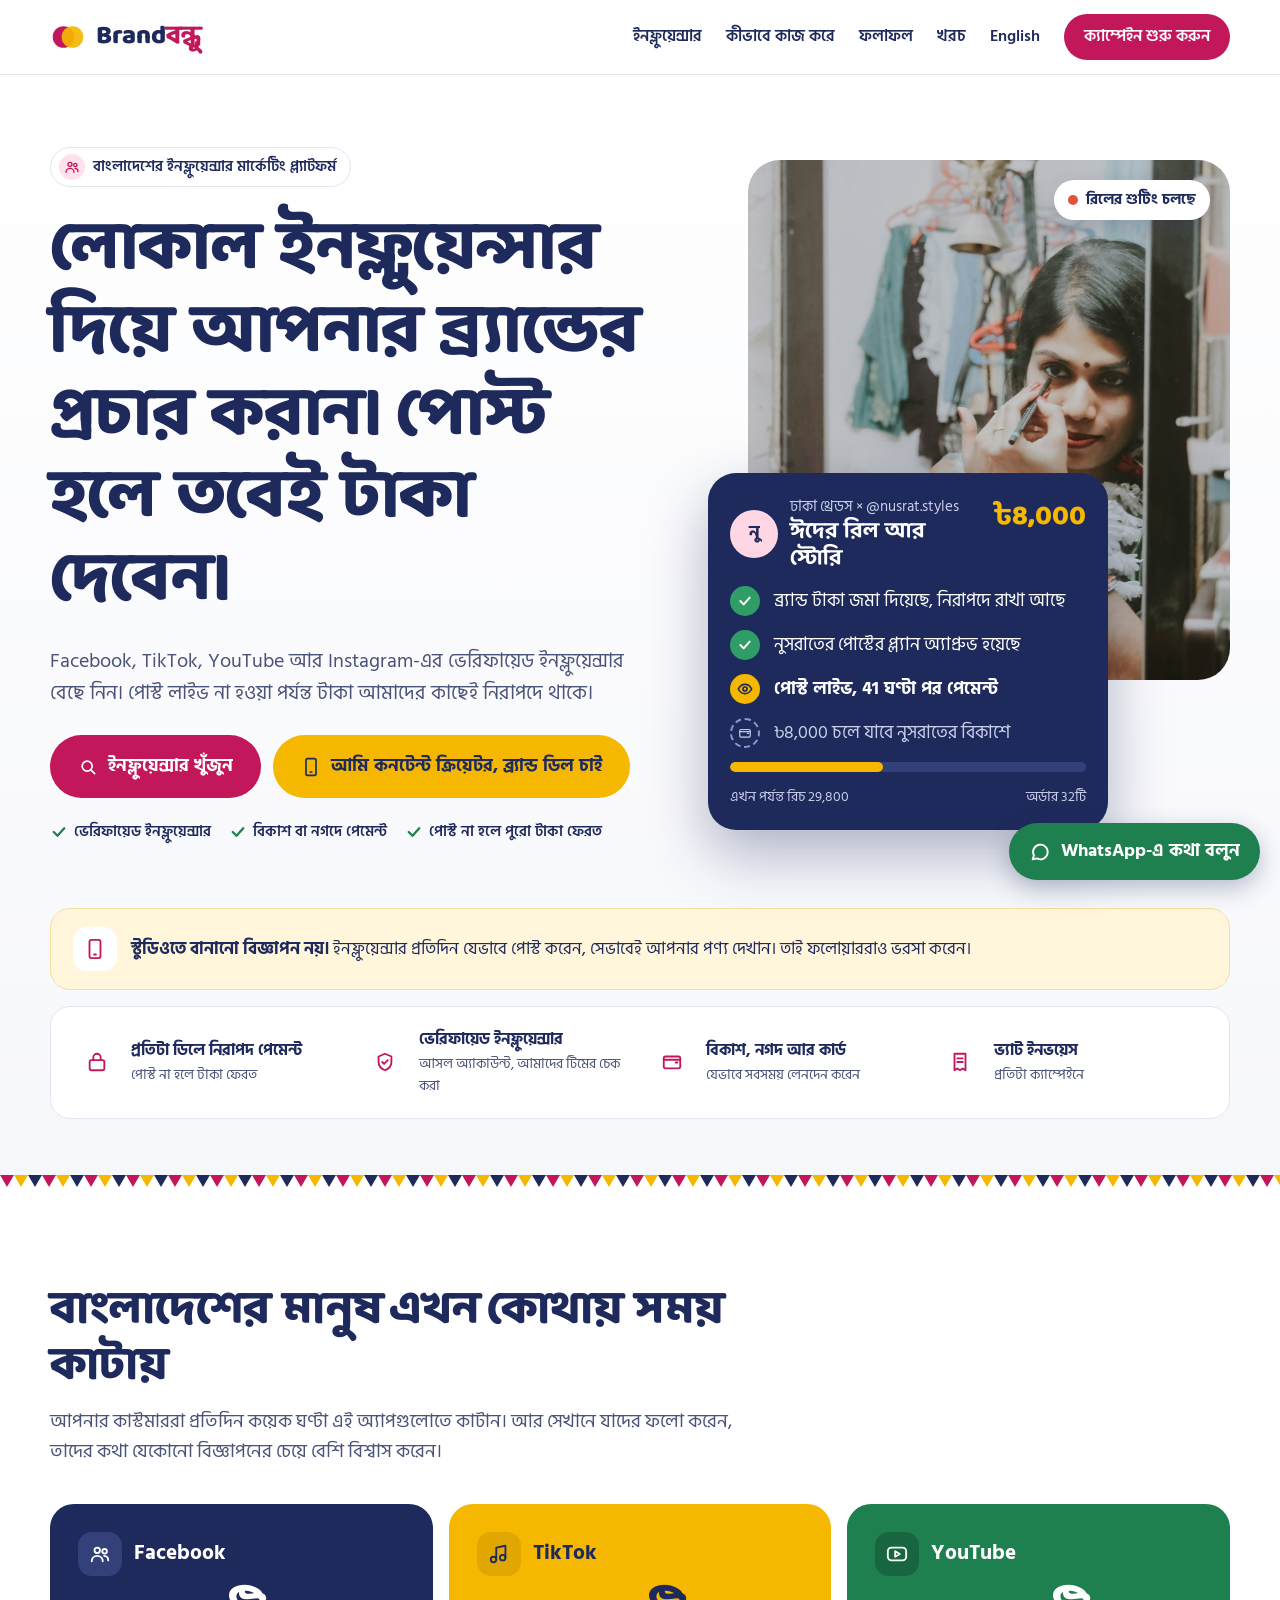
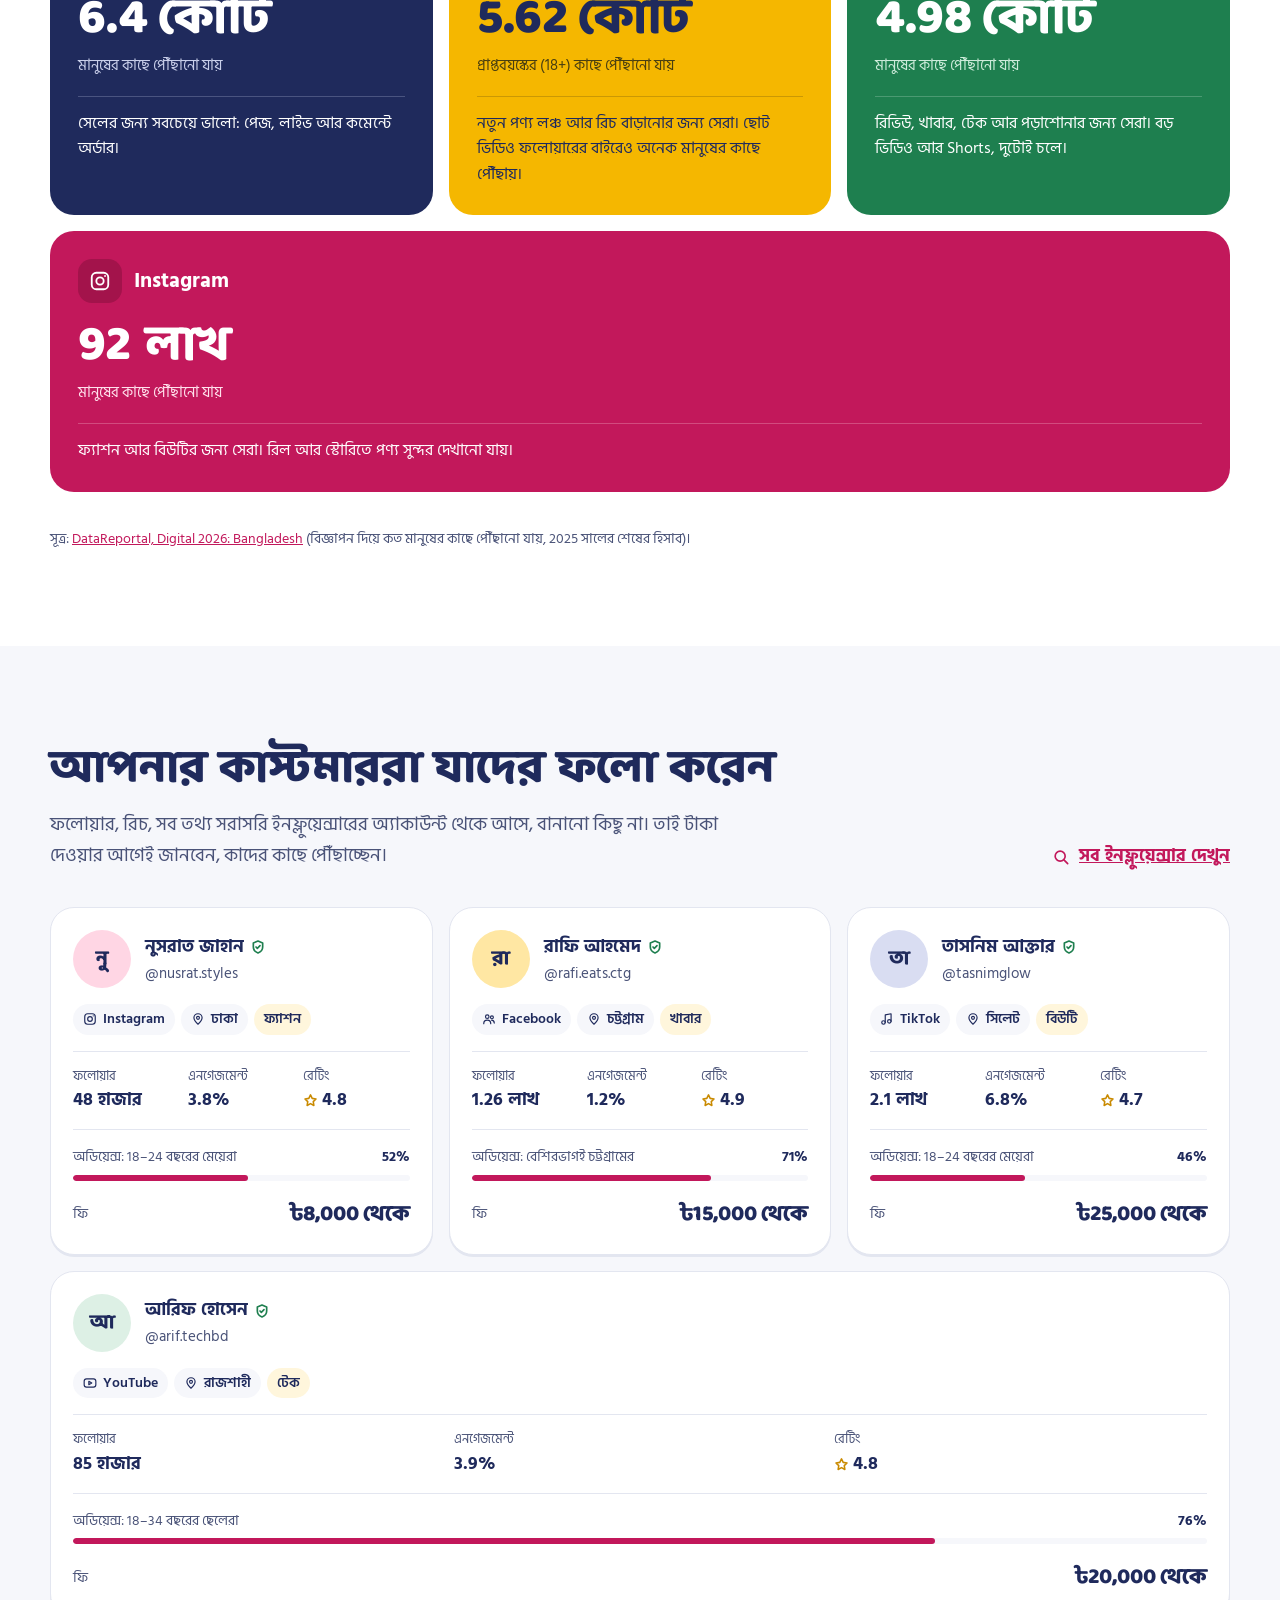
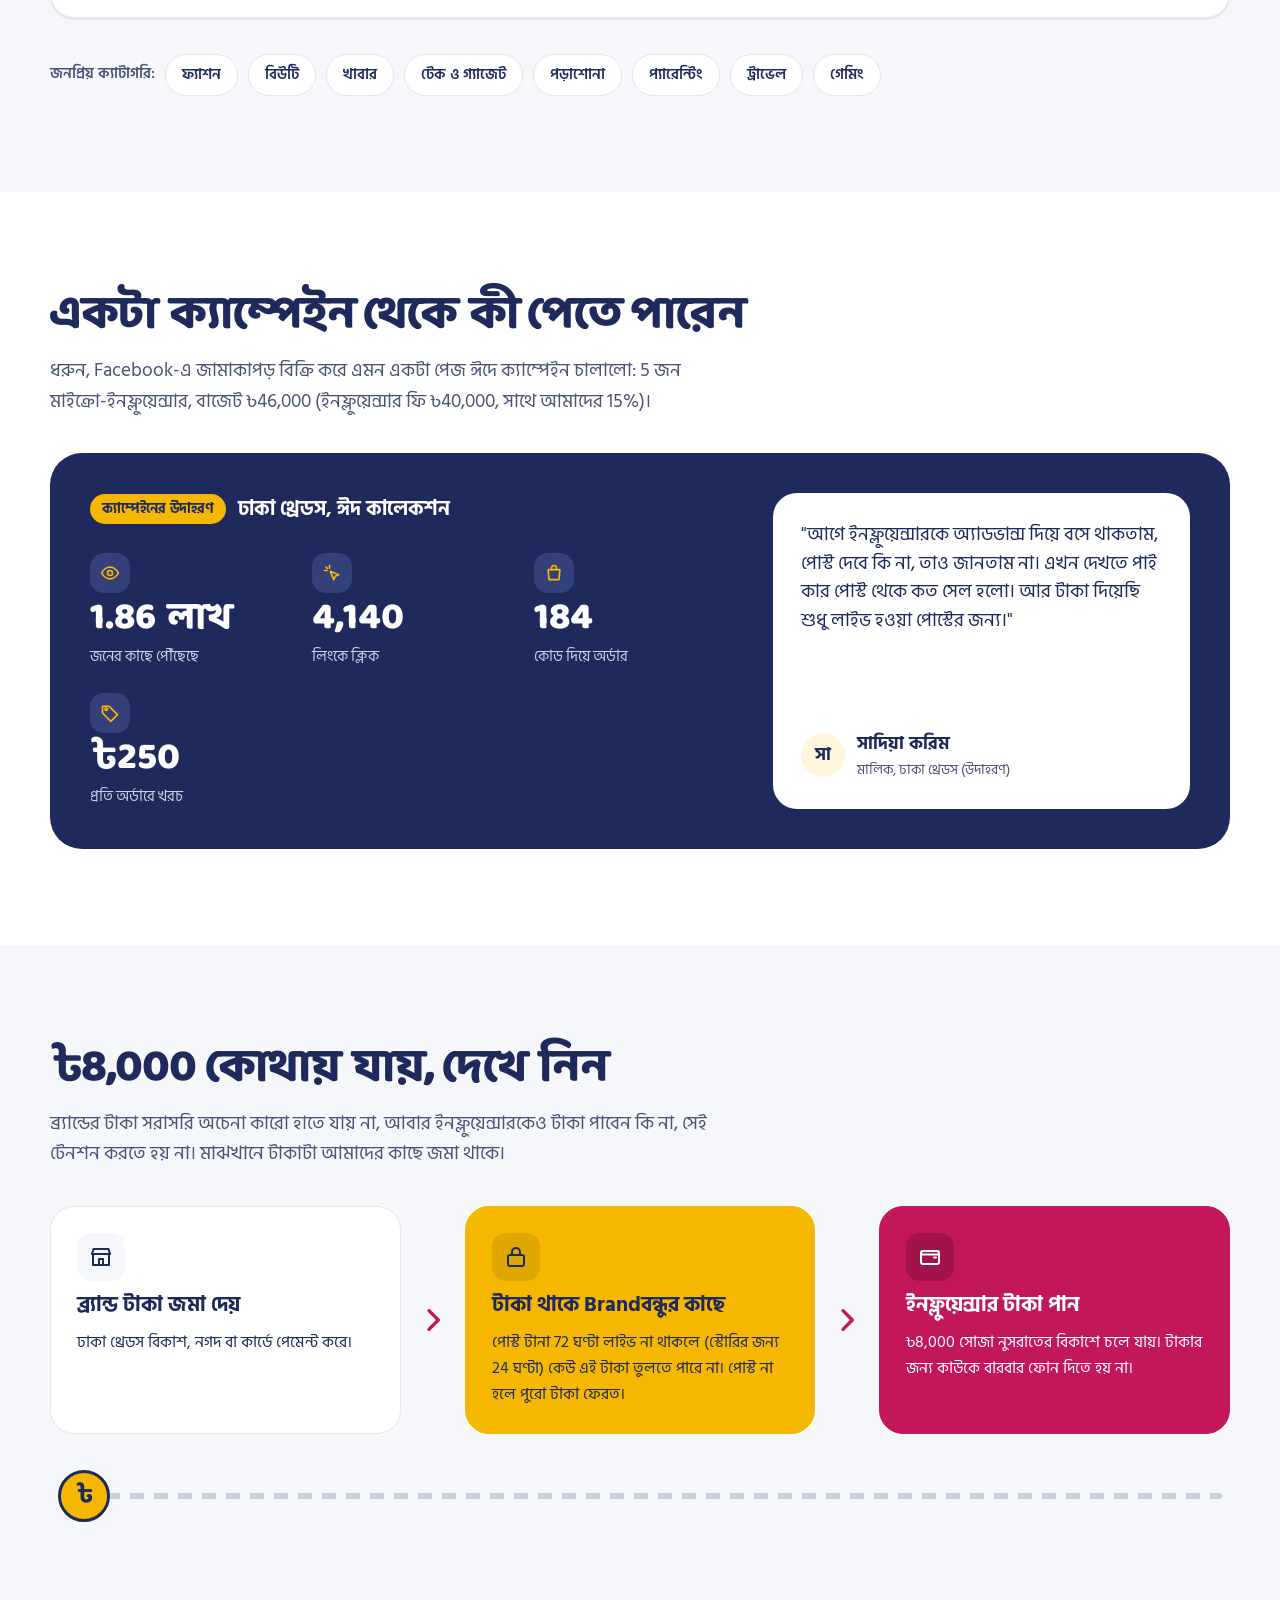
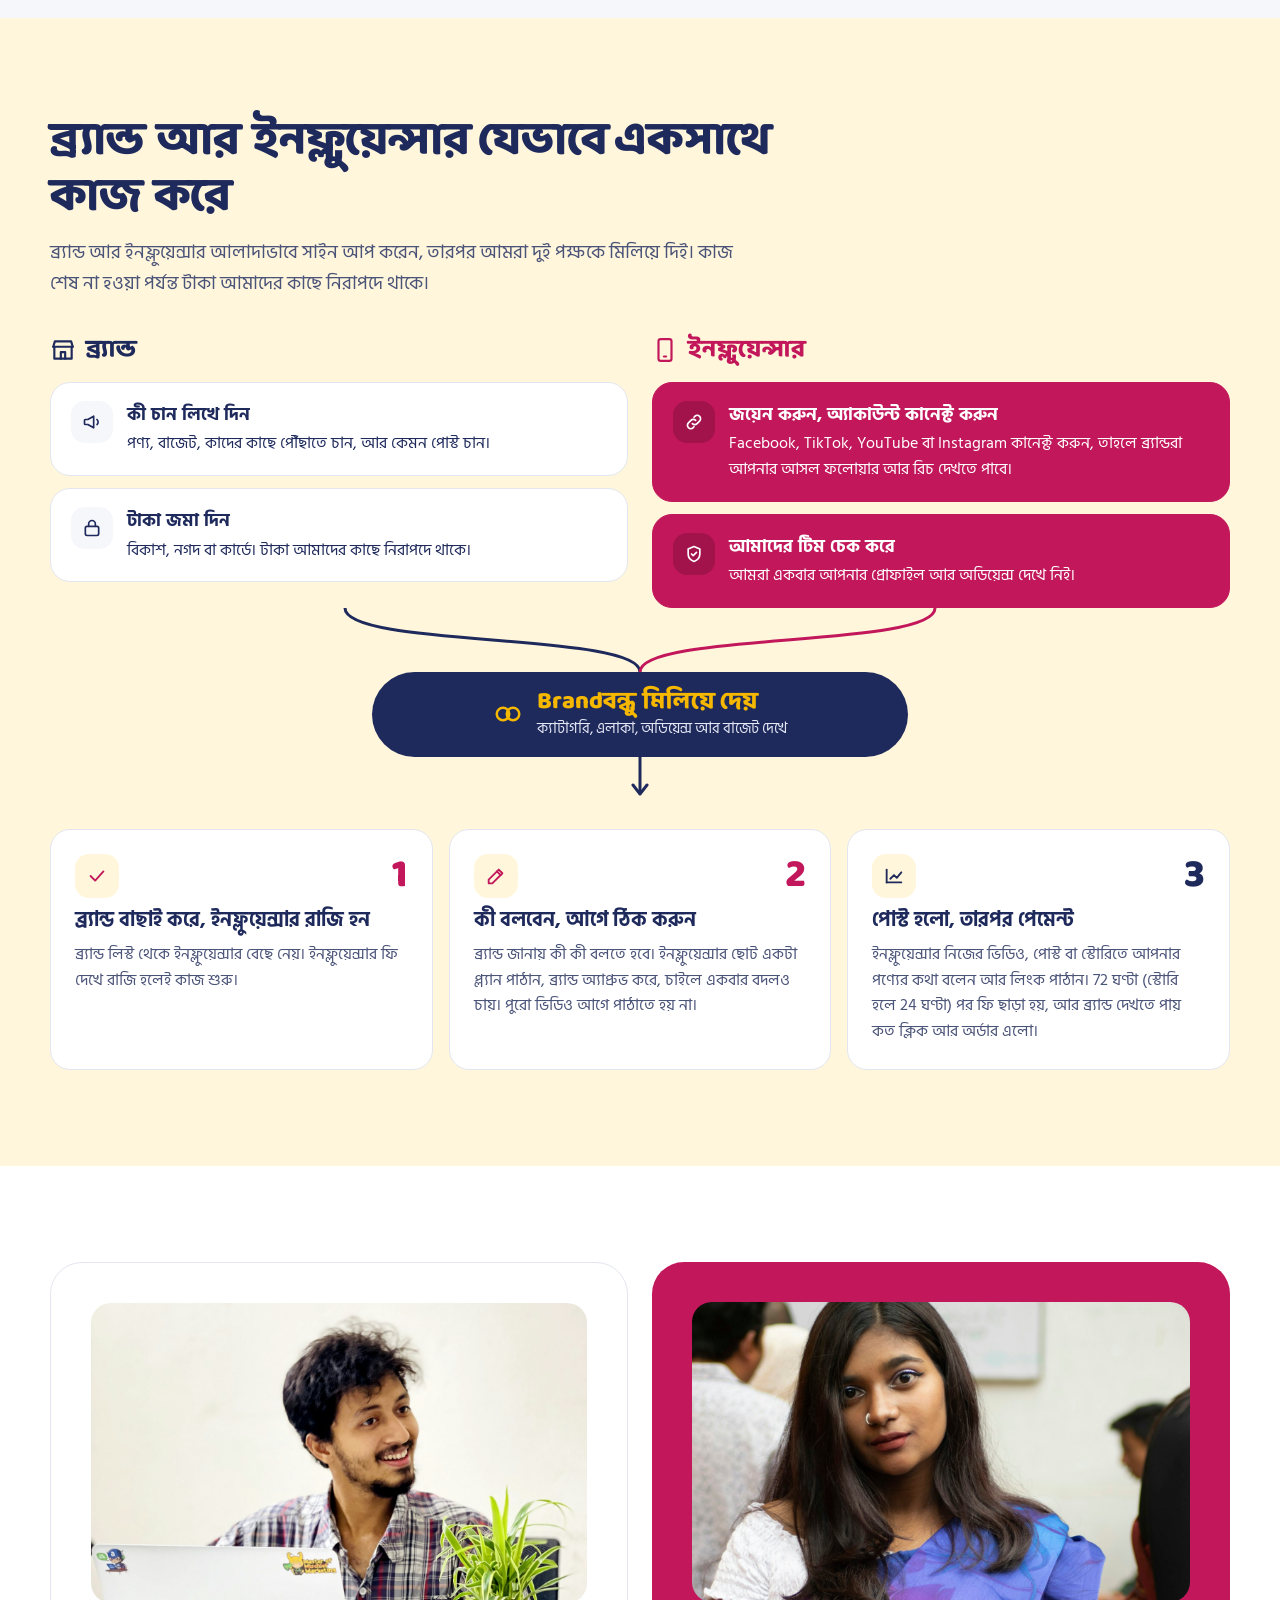
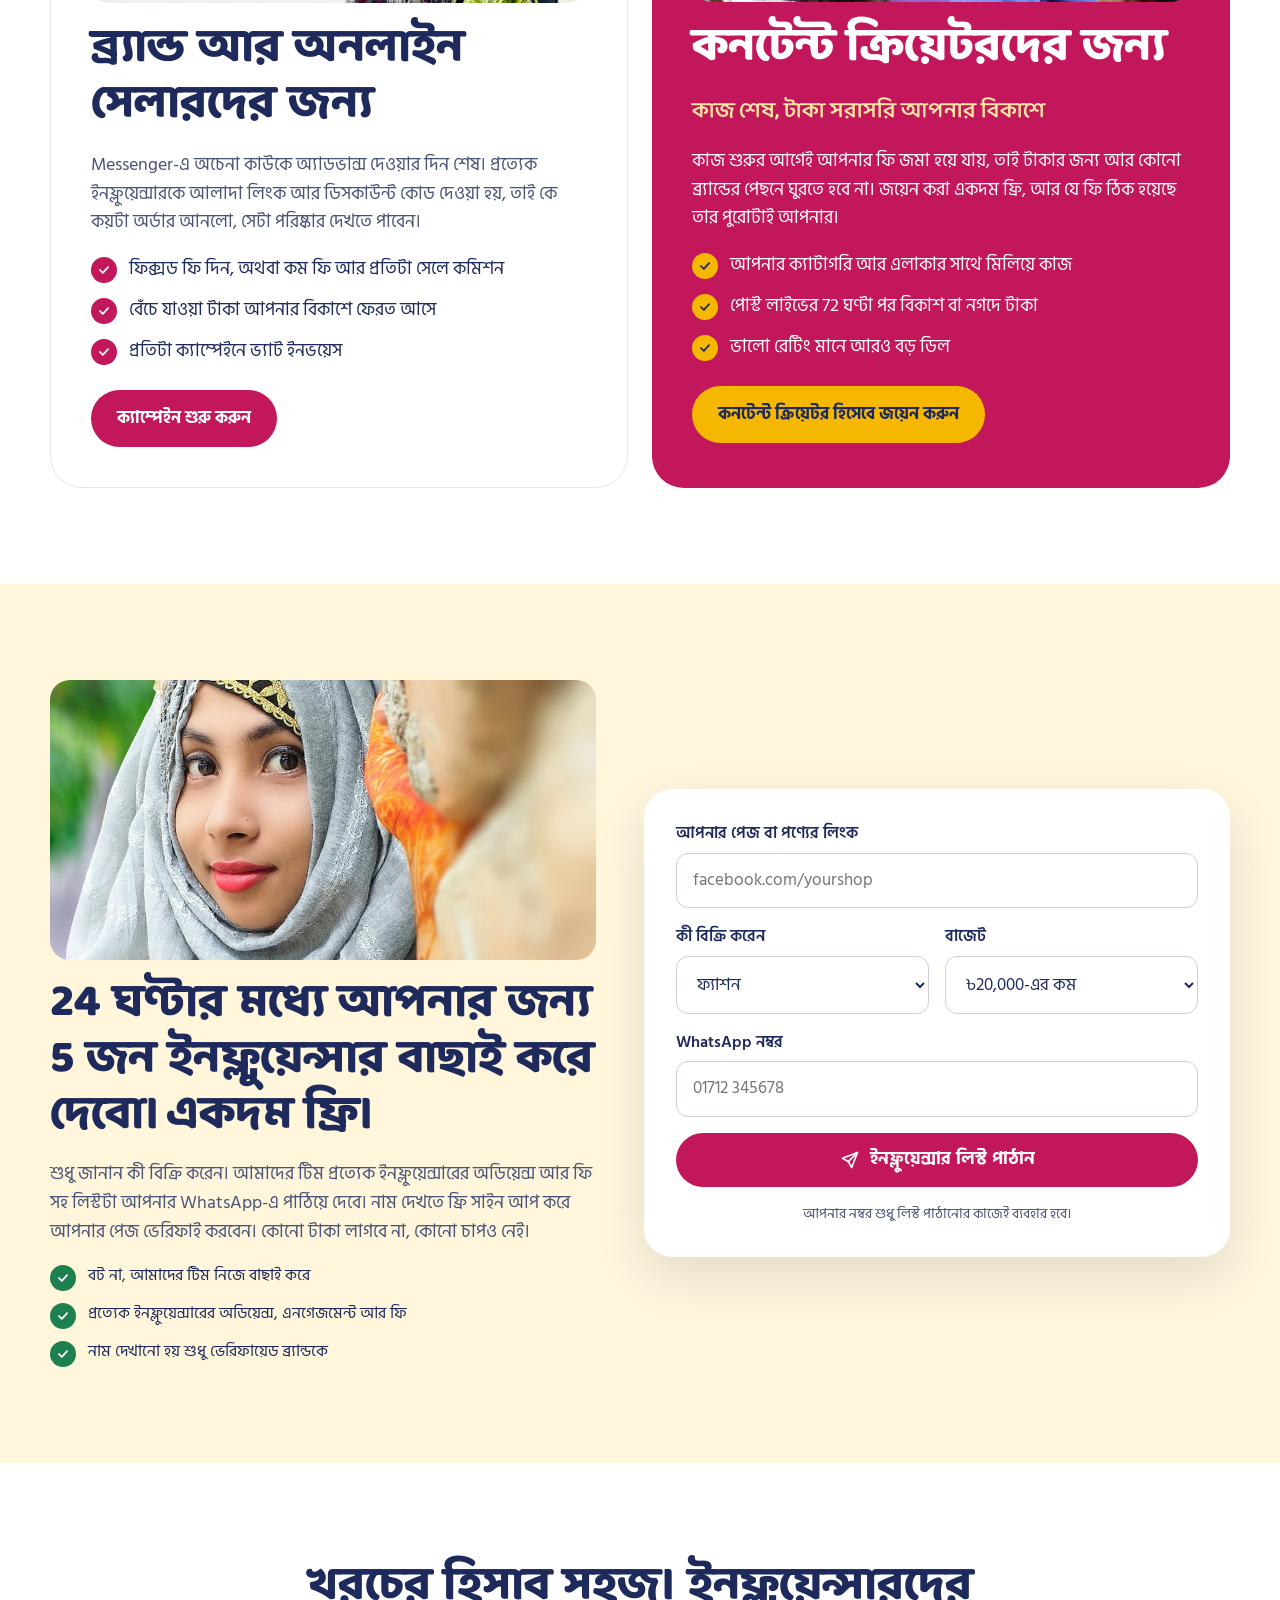
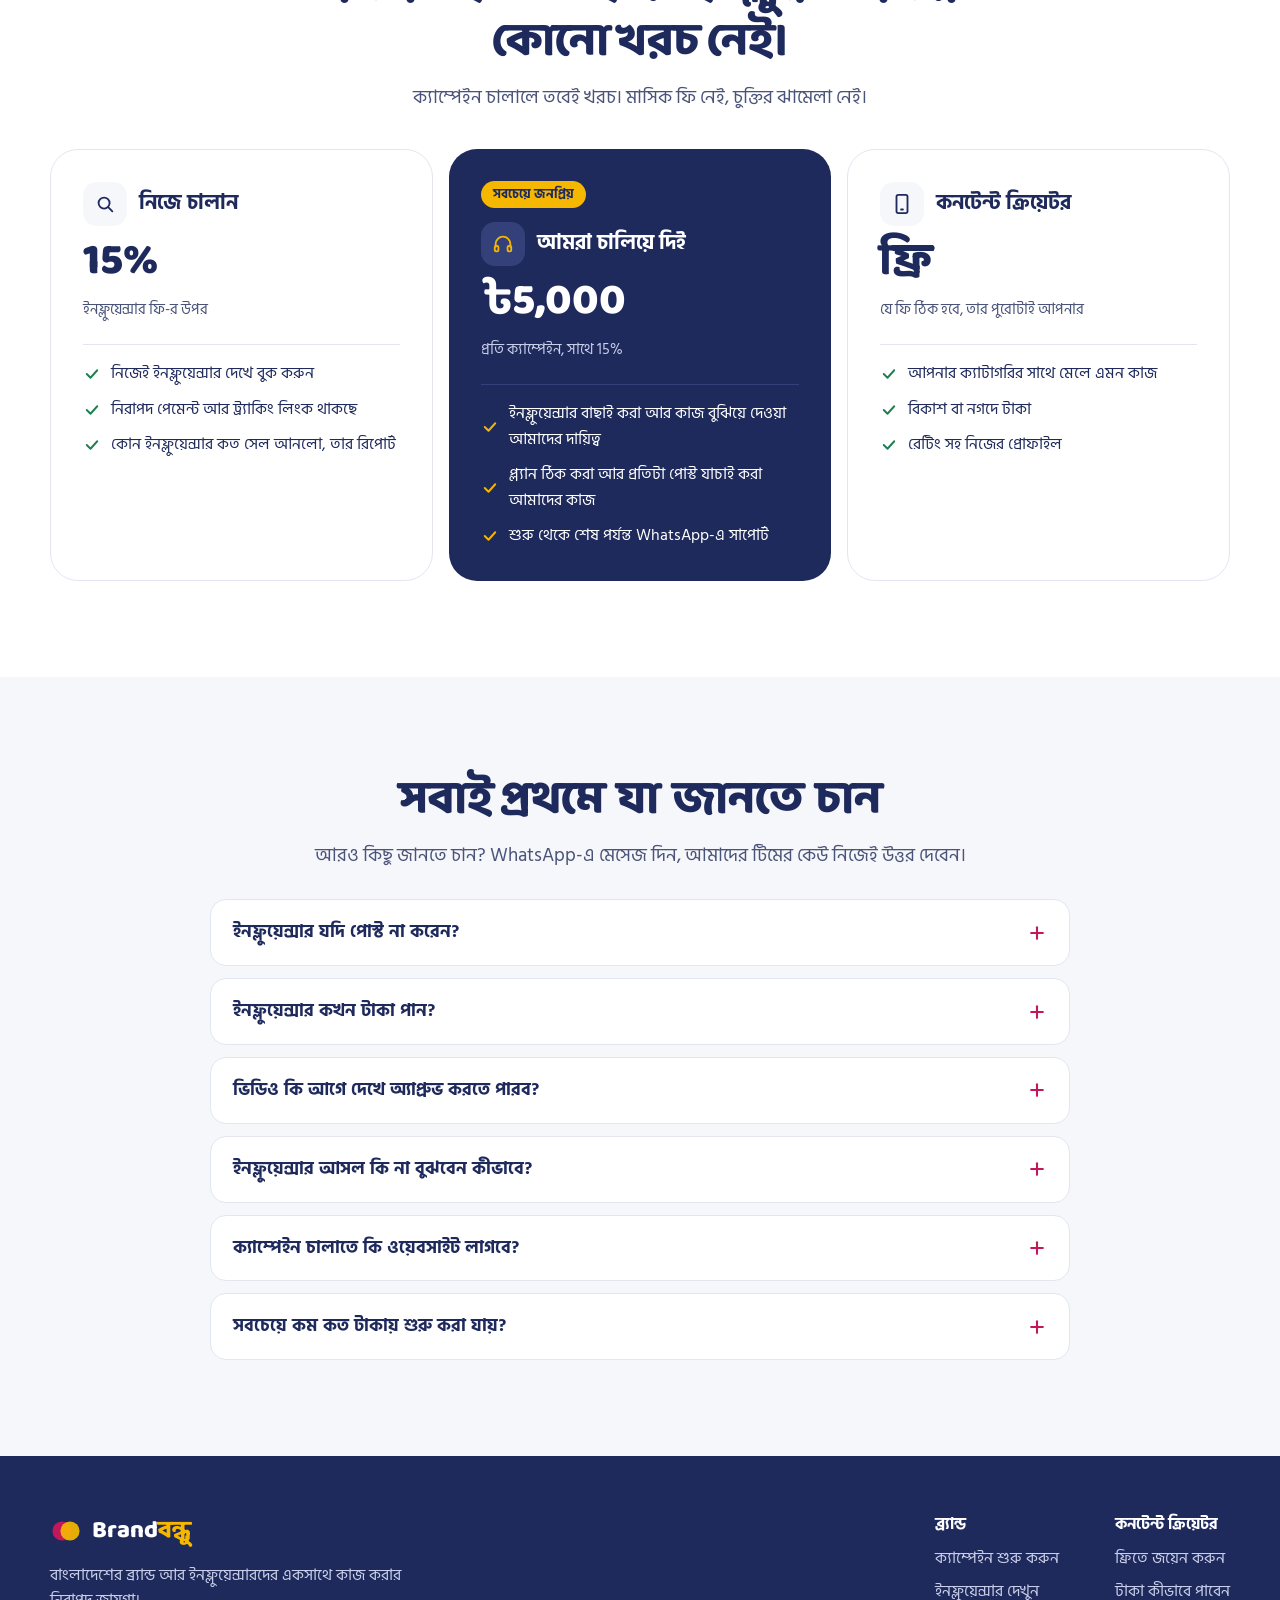
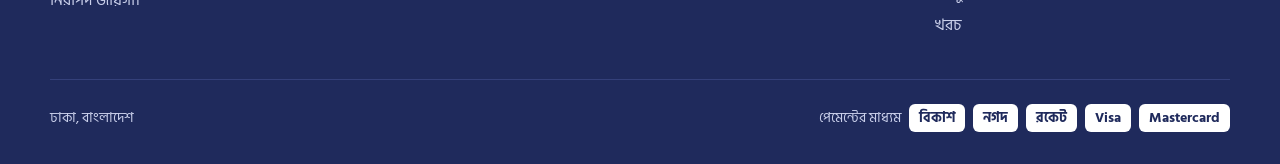
<file: bn/index.html>
<!doctype html>
<html lang="bn">
<head>
<meta charset="utf-8">
<meta name="viewport" content="width=device-width, initial-scale=1, viewport-fit=cover">
<title>Brandবন্ধু — লোকাল ইনফ্লুয়েন্সার দিয়ে প্রচার, পোস্ট হলে তবেই টাকা</title>
<meta name="description" content="দেশি ইনফ্লুয়েন্সার দিয়ে আপনার ব্র্যান্ডের প্রচার করান, পোস্ট হলে তবেই পেমেন্ট। ভেরিফায়েড ইনফ্লুয়েন্সার, বিকাশ-নগদে লেনদেন, আর পোস্ট না হলে পুরো টাকা ফেরত।">
<!-- Remove the next line at launch, once the example creators, case study and testimonial are replaced with real ones -->
<meta name="robots" content="noindex">
<meta property="og:title" content="Brandবন্ধু — লোকাল ইনফ্লুয়েন্সার দিয়ে প্রচার, পোস্ট হলে তবেই টাকা">
<meta property="og:description" content="দেশি ইনফ্লুয়েন্সার দিয়ে আপনার ব্র্যান্ডের প্রচার করান, পোস্ট হলে তবেই পেমেন্ট। ভেরিফায়েড ইনফ্লুয়েন্সার, বিকাশ-নগদে লেনদেন, আর পোস্ট না হলে পুরো টাকা ফেরত।">
<meta property="og:type" content="website">
<meta property="og:locale" content="bn_BD">
<meta property="og:url" content="https://solid-computing.github.io/BrandBondhu/bn/">
<meta property="og:image" content="https://solid-computing.github.io/BrandBondhu/assets/hero-creator-bd.jpg">
<meta name="twitter:card" content="summary_large_image">
<meta name="theme-color" content="#C2185B">
<link rel="icon" href="../assets/favicon.svg" type="image/svg+xml">
<link rel="preconnect" href="https://fonts.googleapis.com"><link rel="preconnect" href="https://fonts.gstatic.com" crossorigin>
<link rel="stylesheet" href="https://fonts.googleapis.com/css2?family=Baloo+Da+2:wght@500;600;700;800&amp;family=Hind+Siliguri:wght@400;500;600;700&amp;display=swap">
<style>
body{margin:0}
a{color:#C2185B}a:hover{color:#8E1043}
a:focus-visible,button:focus-visible,summary:focus-visible,input:focus-visible,select:focus-visible{outline:3px solid #F5B700;outline-offset:3px}
details>summary{list-style:none}details>summary::-webkit-details-marker{display:none}
@keyframes bbcoin{0%{left:0}30%{left:calc(50% - 26px)}70%{left:calc(50% - 26px)}100%{left:calc(100% - 52px)}}
.bb-coin{animation:bbcoin 7s ease-in-out infinite}
@media (prefers-reduced-motion: reduce){.bb-coin{animation:none;left:calc(50% - 26px)}}
.bb-mobilebar{display:none}
@media (max-width: 400px){.bb-mstart{display:none !important}.bb-logo{font-size:21px !important}}
@media (max-width: 760px){.bb-navlinks{display:none !important}.bb-mobilebar{display:flex !important}.bb-sec{padding-top:56px !important;padding-bottom:56px !important;padding-left:20px !important;padding-right:20px !important;gap:24px !important}.bb-heroin{padding:28px 20px 32px !important;gap:28px !important}.bb-herocol{padding-bottom:0 !important}.bb-heroimg{height:300px !important;width:100% !important;margin-left:0 !important;border-radius:24px !important}.bb-ticket{position:relative !important;width:auto !important;margin:-72px 12px 0 !important}.bb-pad{padding:22px !important;border-radius:24px !important}.bb-chevwrap{width:100% !important;justify-content:center !important}.bb-chevwrap svg{transform:rotate(90deg)}.bb-merge{display:none !important}.bb-walabel{display:none}.bb-wa{padding:16px !important}.bb-trust{padding:16px !important;gap:14px !important}.bb-btns a{flex:1 1 100%;justify-content:center}footer a{display:inline-block;padding:8px 0}.bb-h1{font-size:34px !important;line-height:1.08 !important}.bb-heroin p{font-size:17px !important}}
h1,h2,h3{line-height:1.22 !important}p,li{line-height:1.6}</style>
<style>[hidden]{display:none !important}</style>
<!-- Photos (Unsplash License): hero by Neha Maheen Mahfin, seller by syful islam, creators panel by Sharaf Ahmed, shortlist form by Rejaul Karim. -->
</head>
<body>
<div style="min-height: 100vh; background: #FFFFFF; color: #1F2A5C; font-family: 'Hind Siliguri', system-ui, sans-serif; font-size: 18px; line-height: 1.6">
<header style="background: rgba(255,255,255,0.96); border-bottom: 1px solid #E3E6F0; position: sticky; top: 0; z-index: 9">
<div style="max-width: 1180px; margin: 0 auto; padding: 14px 24px; display: flex; flex-wrap: wrap; align-items: center; justify-content: space-between; gap: 16px">
<a href="./" aria-label="Brandবন্ধু হোম" style="display: flex; align-items: center; gap: 10px; text-decoration: none; color: #1F2A5C">
<svg width="36" height="36" viewBox="0 0 40 40" aria-hidden="true"><circle cx="15" cy="20" r="12" fill="#C2185B"></circle><circle cx="25" cy="20" r="12" fill="#F5B700" fill-opacity="0.92"></circle></svg>
<span class="bb-logo" style="font-family: 'Baloo Da 2', 'Hind Siliguri', sans-serif; font-weight: 800; font-size: 26px; letter-spacing: -0.01em">Brand<span style="color: #C2185B">বন্ধু</span></span>
</a>
<nav class="bb-navlinks" aria-label="Main" style="display: flex; flex-wrap: wrap; align-items: center; gap: 24px; font-weight: 600; font-size: 16px">
<a href="#creators" style="color: #1F2A5C; text-decoration: none">ইনফ্লুয়েন্সার</a>
<a href="#how" style="color: #1F2A5C; text-decoration: none">কীভাবে কাজ করে</a>
<a href="#results" style="color: #1F2A5C; text-decoration: none">ফলাফল</a>
<a href="#pricing" style="color: #1F2A5C; text-decoration: none">খরচ</a>
<a href="../" lang="en" style="color: #1F2A5C; text-decoration: none">English</a>
<a href="#shortlist" style="background: #C2185B; color: #FFFFFF; text-decoration: none; padding: 10px 20px; border-radius: 999px">ক্যাম্পেইন শুরু করুন</a>
</nav>
<div class="bb-mobilebar" style="align-items: center; gap: 8px">
<a href="../" lang="en" style="color: #1F2A5C; text-decoration: none; font-weight: 600; font-size: 15px; padding: 10px 12px; border: 1px solid #E3E6F0; border-radius: 999px">English</a>
<a class="bb-mstart" href="#shortlist" style="background: #C2185B; color: #FFFFFF; text-decoration: none; padding: 10px 16px; border-radius: 999px; font-weight: 700; font-size: 15px">শুরু করুন</a>
<button type="button" id="bb-menubtn" aria-controls="bb-mnav" aria-label="মেনু" aria-expanded="false" style="width: 44px; height: 44px; border-radius: 12px; border: 1px solid #E3E6F0; background: #FFFFFF; display: flex; align-items: center; justify-content: center; cursor: pointer"><svg width="22" height="22" viewBox="0 0 24 24" fill="none" stroke="#1F2A5C" stroke-width="2" stroke-linecap="round" stroke-linejoin="round" aria-hidden="true" style="flex: none"><path d="M4 7h16"></path><path d="M4 12h16"></path><path d="M4 17h16"></path></svg></button>
</div>
</div>
<nav id="bb-mnav" hidden aria-label="Mobile" style="border-top: 1px solid #E3E6F0; padding: 8px 20px 20px; display: flex; flex-direction: column; font-weight: 600; font-size: 18px">
<a href="#creators" style="color: #1F2A5C; text-decoration: none; padding: 12px 0; border-bottom: 1px solid #E3E6F0">ইনফ্লুয়েন্সার</a>
<a href="#how" style="color: #1F2A5C; text-decoration: none; padding: 12px 0; border-bottom: 1px solid #E3E6F0">কীভাবে কাজ করে</a>
<a href="#results" style="color: #1F2A5C; text-decoration: none; padding: 12px 0; border-bottom: 1px solid #E3E6F0">ফলাফল</a>
<a href="#pricing" style="color: #1F2A5C; text-decoration: none; padding: 12px 0; border-bottom: 1px solid #E3E6F0">খরচ</a>
<a href="../" lang="en" style="color: #1F2A5C; text-decoration: none; padding: 12px 0; border-bottom: 1px solid #E3E6F0">English</a>
<a href="https://wa.me/8801712345678?text=%E0%A6%86%E0%A6%B8%E0%A6%B8%E0%A6%BE%E0%A6%B2%E0%A6%BE%E0%A6%AE%E0%A7%81%20%E0%A6%86%E0%A6%B2%E0%A6%BE%E0%A6%87%E0%A6%95%E0%A7%81%E0%A6%AE%2C%20%E0%A6%86%E0%A6%AE%E0%A6%BF%20%E0%A6%8F%E0%A6%95%E0%A6%9C%E0%A6%A8%20%E0%A6%95%E0%A6%A8%E0%A6%9F%E0%A7%87%E0%A6%A8%E0%A7%8D%E0%A6%9F%20%E0%A6%95%E0%A7%8D%E0%A6%B0%E0%A6%BF%E0%A6%AF%E0%A6%BC%E0%A7%87%E0%A6%9F%E0%A6%B0%2C%20Brand%E0%A6%AC%E0%A6%A8%E0%A7%8D%E0%A6%A7%E0%A7%81%E0%A6%A4%E0%A7%87%20%E0%A6%9C%E0%A6%AF%E0%A6%BC%E0%A7%87%E0%A6%A8%20%E0%A6%95%E0%A6%B0%E0%A6%A4%E0%A7%87%20%E0%A6%9A%E0%A6%BE%E0%A6%87%E0%A5%A4" target="_blank" rel="noopener" style="margin-top: 8px; text-align: center; background: #F5B700; color: #1F2A5C; text-decoration: none; padding: 14px; border-radius: 999px; font-weight: 700">কনটেন্ট ক্রিয়েটর হিসেবে জয়েন করুন</a>
</nav>
</header>
<section style="background: linear-gradient(180deg, #FFFFFF 0%, #F6F7FB 100%)">
<div style="max-width: 1180px; margin: 0 auto; padding: 72px 24px 64px; display: flex; flex-wrap: wrap; gap: 56px; align-items: center" class="bb-heroin">
<div style="flex: 1 1 500px; min-width: 0; display: flex; flex-direction: column; gap: 22px">
<span style="align-self: flex-start; display: inline-flex; align-items: center; gap: 8px; background: #FFFFFF; border: 1px solid #E3E6F0; border-radius: 999px; padding: 6px 14px 6px 8px; font-size: 15px; font-weight: 600"><span style="width: 26px; height: 26px; border-radius: 14px; background: #FFE1EC; display: flex; align-items: center; justify-content: center; flex: none"><svg width="16" height="16" viewBox="0 0 24 24" fill="none" stroke="#C2185B" stroke-width="2" stroke-linecap="round" stroke-linejoin="round" aria-hidden="true" style="flex: none"><circle cx="9" cy="8" r="3"></circle><path d="M3 20c0-3.5 2.7-6 6-6s6 2.5 6 6"></path><circle cx="17" cy="9" r="2.5"></circle><path d="M16.5 14c2.8.2 4.5 2.2 4.5 5"></path></svg></span>বাংলাদেশের ইনফ্লুয়েন্সার মার্কেটিং প্ল্যাটফর্ম</span>
<h1 class="bb-h1" style="margin: 0; font-family: 'Baloo Da 2', 'Hind Siliguri', sans-serif; font-weight: 800; font-size: clamp(38px, 5.4vw, 68px); line-height: 1.02; letter-spacing: -0.025em">লোকাল ইনফ্লুয়েন্সার দিয়ে আপনার ব্র্যান্ডের প্রচার করান। পোস্ট হলে তবেই টাকা দেবেন।</h1>
<p style="margin: 0; max-width: 32em; font-size: 20px; color: #4A5378">Facebook, TikTok, YouTube আর Instagram-এর ভেরিফায়েড ইনফ্লুয়েন্সার বেছে নিন। পোস্ট লাইভ না হওয়া পর্যন্ত টাকা আমাদের কাছেই নিরাপদে থাকে।</p>
<div class="bb-btns" style="display: flex; flex-wrap: wrap; gap: 12px; margin-top: 4px">
<a href="#shortlist" style="background: #C2185B; color: #FFFFFF; text-decoration: none; padding: 15px 26px; border-radius: 999px; font-weight: 700; font-size: 17px; display: inline-flex; align-items: center; gap: 10px; font-size: 18px; padding: 17px 28px"><svg width="20" height="20" viewBox="0 0 24 24" fill="none" stroke="#FFFFFF" stroke-width="2" stroke-linecap="round" stroke-linejoin="round" aria-hidden="true" style="flex: none"><circle cx="11" cy="11" r="6"></circle><path d="M20 20l-4.5-4.5"></path></svg>ইনফ্লুয়েন্সার খুঁজুন</a>
<a href="https://wa.me/8801712345678?text=%E0%A6%86%E0%A6%B8%E0%A6%B8%E0%A6%BE%E0%A6%B2%E0%A6%BE%E0%A6%AE%E0%A7%81%20%E0%A6%86%E0%A6%B2%E0%A6%BE%E0%A6%87%E0%A6%95%E0%A7%81%E0%A6%AE%2C%20%E0%A6%86%E0%A6%AE%E0%A6%BF%20%E0%A6%8F%E0%A6%95%E0%A6%9C%E0%A6%A8%20%E0%A6%95%E0%A6%A8%E0%A6%9F%E0%A7%87%E0%A6%A8%E0%A7%8D%E0%A6%9F%20%E0%A6%95%E0%A7%8D%E0%A6%B0%E0%A6%BF%E0%A6%AF%E0%A6%BC%E0%A7%87%E0%A6%9F%E0%A6%B0%2C%20Brand%E0%A6%AC%E0%A6%A8%E0%A7%8D%E0%A6%A7%E0%A7%81%E0%A6%A4%E0%A7%87%20%E0%A6%9C%E0%A6%AF%E0%A6%BC%E0%A7%87%E0%A6%A8%20%E0%A6%95%E0%A6%B0%E0%A6%A4%E0%A7%87%20%E0%A6%9A%E0%A6%BE%E0%A6%87%E0%A5%A4" target="_blank" rel="noopener" style="background: #F5B700; color: #1F2A5C; text-decoration: none; padding: 15px 26px; border-radius: 999px; font-weight: 700; font-size: 17px; display: inline-flex; align-items: center; gap: 10px; font-size: 18px; padding: 17px 28px"><svg width="20" height="20" viewBox="0 0 24 24" fill="none" stroke="#1F2A5C" stroke-width="2" stroke-linecap="round" stroke-linejoin="round" aria-hidden="true" style="flex: none"><rect x="6" y="2" width="12" height="20" rx="2"></rect><path d="M11 18h2"></path></svg>আমি কনটেন্ট ক্রিয়েটর, ব্র্যান্ড ডিল চাই</a>
</div>
<ul aria-label="কেন Brandবন্ধু" style="list-style: none; margin: 0; padding: 0; display: flex; flex-wrap: wrap; gap: 8px 18px; font-size: 15px; font-weight: 600; color: #1F2A5C">
<li style="display: flex; align-items: center; gap: 6px"><svg width="18" height="18" viewBox="0 0 24 24" fill="none" stroke="#1E7F4F" stroke-width="3" stroke-linecap="round" stroke-linejoin="round" aria-hidden="true" style="flex: none"><path d="M5 12l5 5 9-10"></path></svg>ভেরিফায়েড ইনফ্লুয়েন্সার</li>
<li style="display: flex; align-items: center; gap: 6px"><svg width="18" height="18" viewBox="0 0 24 24" fill="none" stroke="#1E7F4F" stroke-width="3" stroke-linecap="round" stroke-linejoin="round" aria-hidden="true" style="flex: none"><path d="M5 12l5 5 9-10"></path></svg>বিকাশ বা নগদে পেমেন্ট</li>
<li style="display: flex; align-items: center; gap: 6px"><svg width="18" height="18" viewBox="0 0 24 24" fill="none" stroke="#1E7F4F" stroke-width="3" stroke-linecap="round" stroke-linejoin="round" aria-hidden="true" style="flex: none"><path d="M5 12l5 5 9-10"></path></svg>পোস্ট না হলে পুরো টাকা ফেরত</li>
</ul>
</div>
<div class="bb-herocol" style="flex: 1 1 420px; min-width: 0; position: relative; padding-bottom: 150px">
<img src="../assets/hero-creator-bd.jpg" alt="শুটিংয়ের আগে কাপড়ের র‍্যাকের সামনে সাজছেন একজন ইনফ্লুয়েন্সার" class="bb-heroimg" style="display: block; width: calc(100% - 40px); margin-left: 40px; height: 520px; object-fit: cover; object-position: center 40%; border-radius: 32px">
<span style="position: absolute; top: 20px; right: 20px; display: inline-flex; align-items: center; gap: 8px; background: #FFFFFF; color: #1F2A5C; font-weight: 700; font-size: 15px; padding: 8px 14px; border-radius: 999px; box-shadow: 0 8px 20px rgba(31,42,92,0.18)"><span style="width: 10px; height: 10px; border-radius: 999px; background: #E0533D"></span>রিলের শুটিং চলছে</span>
<div class="bb-ticket" style="position: absolute; left: 0; bottom: 0; width: min(400px, 94%); background: #1F2A5C; color: #FFFFFF; border-radius: 28px; padding: 22px; box-sizing: border-box; display: flex; flex-direction: column; gap: 14px; box-shadow: 0 24px 60px rgba(31,42,92,0.35)">
<div style="display: flex; justify-content: space-between; align-items: flex-start; gap: 12px">
<div style="display: flex; gap: 12px; align-items: center">
<div style="width: 48px; height: 48px; border-radius: 999px; background: #FFD6E4; color: #1F2A5C; display: flex; align-items: center; justify-content: center; font-weight: 800; flex: none">নু</div>
<div><div style="font-size: 15px; color: #C9CFEA">ঢাকা থ্রেডস × @nusrat.styles</div><div style="font-family: 'Baloo Da 2', 'Hind Siliguri', sans-serif; font-weight: 700; font-size: 22px; line-height: 1.2">ঈদের রিল আর স্টোরি</div></div>
</div>
<div style="font-family: 'Baloo Da 2', 'Hind Siliguri', sans-serif; font-weight: 800; font-size: 28px; color: #F5B700">৳8,000</div>
</div>
<ol style="list-style: none; margin: 0; padding: 0; display: flex; flex-direction: column; gap: 14px">
<li style="display: flex; align-items: center; gap: 14px; "><span style="width: 30px; height: 30px; border-radius: 999px; background: #2E9E66; display: flex; align-items: center; justify-content: center; flex: none"><svg width="16" height="16" viewBox="0 0 24 24" fill="none" stroke="#FFFFFF" stroke-width="3" stroke-linecap="round" stroke-linejoin="round" aria-hidden="true" style="flex: none"><path d="M5 12l5 5 9-10"></path></svg></span><span>ব্র্যান্ড টাকা জমা দিয়েছে, নিরাপদে রাখা আছে</span></li>
<li style="display: flex; align-items: center; gap: 14px; "><span style="width: 30px; height: 30px; border-radius: 999px; background: #2E9E66; display: flex; align-items: center; justify-content: center; flex: none"><svg width="16" height="16" viewBox="0 0 24 24" fill="none" stroke="#FFFFFF" stroke-width="3" stroke-linecap="round" stroke-linejoin="round" aria-hidden="true" style="flex: none"><path d="M5 12l5 5 9-10"></path></svg></span><span>নুসরাতের পোস্টের প্ল্যান অ্যাপ্রুভ হয়েছে</span></li>
<li style="display: flex; align-items: center; gap: 14px; font-weight: 700;"><span style="width: 30px; height: 30px; border-radius: 999px; background: #F5B700; display: flex; align-items: center; justify-content: center; flex: none"><svg width="16" height="16" viewBox="0 0 24 24" fill="none" stroke="#1F2A5C" stroke-width="2.5" stroke-linecap="round" stroke-linejoin="round" aria-hidden="true" style="flex: none"><path d="M2 12s3.5-7 10-7 10 7 10 7-3.5 7-10 7S2 12 2 12z"></path><circle cx="12" cy="12" r="3"></circle></svg></span><span>পোস্ট লাইভ, 41 ঘণ্টা পর পেমেন্ট</span></li>
<li style="display: flex; align-items: center; gap: 14px; color: #C9CFEA;"><span style="width: 30px; height: 30px; border-radius: 999px; border: 2px dashed #8E97C4; box-sizing: border-box; display: flex; align-items: center; justify-content: center; flex: none"><svg width="14" height="14" viewBox="0 0 24 24" fill="none" stroke="#C9CFEA" stroke-width="2" stroke-linecap="round" stroke-linejoin="round" aria-hidden="true" style="flex: none"><rect x="3" y="6" width="18" height="13" rx="2"></rect><path d="M16 12.5h2"></path><path d="M3 9.5h18"></path></svg></span><span>৳8,000 চলে যাবে নুসরাতের বিকাশে</span></li>
</ol>
<div style="height: 10px; background: #34407A; border-radius: 999px; overflow: hidden"><div style="width: 43%; height: 100%; background: #F5B700; border-radius: 999px"></div></div>
<div style="display: flex; justify-content: space-between; font-size: 14px; color: #C9CFEA"><span>এখন পর্যন্ত রিচ 29,800</span><span>অর্ডার 32টি</span></div>
</div>
</div>
</div>
<div style="max-width: 1180px; margin: 0 auto; padding: 0 24px 56px">
<div style="display: flex; align-items: center; gap: 14px; background: #FFF6DC; border: 1px solid #F3DFA2; border-radius: 20px; padding: 18px 22px; margin-bottom: 16px"><span style="width: 44px; height: 44px; border-radius: 14px; background: #FFFFFF; display: flex; align-items: center; justify-content: center; flex: none"><svg width="22" height="22" viewBox="0 0 24 24" fill="none" stroke="#C2185B" stroke-width="2" stroke-linecap="round" stroke-linejoin="round" aria-hidden="true" style="flex: none"><rect x="6" y="2" width="12" height="20" rx="2"></rect><path d="M11 18h2"></path></svg></span><p style="margin: 0; font-size: 17px; line-height: 1.45"><strong style="font-weight: 700">স্টুডিওতে বানানো বিজ্ঞাপন নয়।</strong> ইনফ্লুয়েন্সার প্রতিদিন যেভাবে পোস্ট করেন, সেভাবেই আপনার পণ্য দেখান। তাই ফলোয়াররাও ভরসা করেন।</p></div>
<div class="bb-trust" style="background: #FFFFFF; border: 1px solid #E3E6F0; border-radius: 20px; padding: 20px 24px; display: flex; flex-wrap: wrap; gap: 20px">
<div style="flex: 1 1 220px; display: flex; gap: 12px; align-items: center"><span style="width: 44px; height: 44px; border-radius: 14px; background: #FFFFFF; display: flex; align-items: center; justify-content: center; flex: none"><svg width="22" height="22" viewBox="0 0 24 24" fill="none" stroke="#C2185B" stroke-width="2" stroke-linecap="round" stroke-linejoin="round" aria-hidden="true" style="flex: none"><rect x="4" y="10" width="16" height="11" rx="2"></rect><path d="M8 10V7a4 4 0 0 1 8 0v3"></path></svg></span><div><div style="font-weight: 700; font-size: 16px">প্রতিটা ডিলে নিরাপদ পেমেন্ট</div><div style="font-size: 14px; color: #4A5378">পোস্ট না হলে টাকা ফেরত</div></div></div>
<div style="flex: 1 1 220px; display: flex; gap: 12px; align-items: center"><span style="width: 44px; height: 44px; border-radius: 14px; background: #FFFFFF; display: flex; align-items: center; justify-content: center; flex: none"><svg width="22" height="22" viewBox="0 0 24 24" fill="none" stroke="#C2185B" stroke-width="2" stroke-linecap="round" stroke-linejoin="round" aria-hidden="true" style="flex: none"><path d="M12 3l7 3v6c0 4.5-3 7.5-7 9-4-1.5-7-4.5-7-9V6z"></path><path d="M9 12l2 2 4-4"></path></svg></span><div><div style="font-weight: 700; font-size: 16px">ভেরিফায়েড ইনফ্লুয়েন্সার</div><div style="font-size: 14px; color: #4A5378">আসল অ্যাকাউন্ট, আমাদের টিমের চেক করা</div></div></div>
<div style="flex: 1 1 220px; display: flex; gap: 12px; align-items: center"><span style="width: 44px; height: 44px; border-radius: 14px; background: #FFFFFF; display: flex; align-items: center; justify-content: center; flex: none"><svg width="22" height="22" viewBox="0 0 24 24" fill="none" stroke="#C2185B" stroke-width="2" stroke-linecap="round" stroke-linejoin="round" aria-hidden="true" style="flex: none"><rect x="3" y="6" width="18" height="13" rx="2"></rect><path d="M16 12.5h2"></path><path d="M3 9.5h18"></path></svg></span><div><div style="font-weight: 700; font-size: 16px">বিকাশ, নগদ আর কার্ড</div><div style="font-size: 14px; color: #4A5378">যেভাবে সবসময় লেনদেন করেন</div></div></div>
<div style="flex: 1 1 220px; display: flex; gap: 12px; align-items: center"><span style="width: 44px; height: 44px; border-radius: 14px; background: #FFFFFF; display: flex; align-items: center; justify-content: center; flex: none"><svg width="22" height="22" viewBox="0 0 24 24" fill="none" stroke="#C2185B" stroke-width="2" stroke-linecap="round" stroke-linejoin="round" aria-hidden="true" style="flex: none"><path d="M6 3h12v18l-3-2-3 2-3-2-3 2z"></path><path d="M9 8h6"></path><path d="M9 12h6"></path></svg></span><div><div style="font-weight: 700; font-size: 16px">ভ্যাট ইনভয়েস</div><div style="font-size: 14px; color: #4A5378">প্রতিটা ক্যাম্পেইনে</div></div></div>
</div>
</div>
</section>
<div aria-hidden="true" style="line-height: 0"><svg width="100%" height="12" preserveAspectRatio="none"><defs><pattern id="bb-fringe" width="42" height="12" patternUnits="userSpaceOnUse"><path d="M0 0h14l-7 12z" fill="#C2185B"></path><path d="M14 0h14l-7 12z" fill="#F5B700"></path><path d="M28 0h14l-7 12z" fill="#1F2A5C"></path></pattern></defs><rect width="100%" height="12" fill="url(#bb-fringe)"></rect></svg></div>
<section aria-labelledby="plat-title"><div class="bb-sec" style="max-width: 1180px; margin: 0 auto; padding: 96px 24px; display: flex; flex-direction: column; gap: 36px">
<div style="display: flex; flex-direction: column; gap: 12px; max-width: 760px; "><h2 id="plat-title" style="margin: 0; font-family: 'Baloo Da 2', 'Hind Siliguri', sans-serif; font-weight: 800; font-size: clamp(32px, 3.8vw, 46px); line-height: 1.06; letter-spacing: -0.02em">বাংলাদেশের মানুষ এখন কোথায় সময় কাটায়</h2><p style="margin: 0; color: #4A5378; font-size: 19px; max-width: 36em">আপনার কাস্টমাররা প্রতিদিন কয়েক ঘণ্টা এই অ্যাপগুলোতে কাটান। আর সেখানে যাদের ফলো করেন, তাদের কথা যেকোনো বিজ্ঞাপনের চেয়ে বেশি বিশ্বাস করেন।</p></div>
<div style="display: flex; flex-wrap: wrap; gap: 16px">
<div style="flex: 1 1 250px; min-width: 0; background: #1F2A5C; color: #FFFFFF; border-radius: 24px; padding: 28px; display: flex; flex-direction: column; gap: 10px">
<div style="display: flex; align-items: center; gap: 12px"><span style="width: 44px; height: 44px; border-radius: 14px; background: #34407A; display: flex; align-items: center; justify-content: center; flex: none"><svg width="22" height="22" viewBox="0 0 24 24" fill="none" stroke="#FFFFFF" stroke-width="2" stroke-linecap="round" stroke-linejoin="round" aria-hidden="true" style="flex: none"><circle cx="9" cy="8" r="3"></circle><path d="M3 20c0-3.5 2.7-6 6-6s6 2.5 6 6"></path><circle cx="17" cy="9" r="2.5"></circle><path d="M16.5 14c2.8.2 4.5 2.2 4.5 5"></path></svg></span><h3 style="margin: 0; font-size: 21px; font-weight: 700">Facebook</h3></div>
<div style="font-family: 'Baloo Da 2', 'Hind Siliguri', sans-serif; font-weight: 800; font-size: 50px; line-height: 1; margin-top: 8px">6.4 কোটি</div>
<div style="font-size: 15px; color: #C9CFEA">মানুষের কাছে পৌঁছানো যায়</div>
<p style="margin: 8px 0 0; font-size: 16px; padding-top: 14px; border-top: 1px solid #C9CFEA40">সেলের জন্য সবচেয়ে ভালো: পেজ, লাইভ আর কমেন্টে অর্ডার।</p>
</div>
<div style="flex: 1 1 250px; min-width: 0; background: #F5B700; color: #1F2A5C; border-radius: 24px; padding: 28px; display: flex; flex-direction: column; gap: 10px">
<div style="display: flex; align-items: center; gap: 12px"><span style="width: 44px; height: 44px; border-radius: 14px; background: #E0A700; display: flex; align-items: center; justify-content: center; flex: none"><svg width="22" height="22" viewBox="0 0 24 24" fill="none" stroke="#1F2A5C" stroke-width="2" stroke-linecap="round" stroke-linejoin="round" aria-hidden="true" style="flex: none"><path d="M9 18V5l10-2v13"></path><circle cx="6" cy="18" r="3"></circle><circle cx="16" cy="16" r="3"></circle></svg></span><h3 style="margin: 0; font-size: 21px; font-weight: 700">TikTok</h3></div>
<div style="font-family: 'Baloo Da 2', 'Hind Siliguri', sans-serif; font-weight: 800; font-size: 50px; line-height: 1; margin-top: 8px">5.62 কোটি</div>
<div style="font-size: 15px; color: #4A3F10">প্রাপ্তবয়স্কের (18+) কাছে পৌঁছানো যায়</div>
<p style="margin: 8px 0 0; font-size: 16px; padding-top: 14px; border-top: 1px solid #4A3F1040">নতুন পণ্য লঞ্চ আর রিচ বাড়ানোর জন্য সেরা। ছোট ভিডিও ফলোয়ারের বাইরেও অনেক মানুষের কাছে পৌঁছায়।</p>
</div>
<div style="flex: 1 1 250px; min-width: 0; background: #1E7F4F; color: #FFFFFF; border-radius: 24px; padding: 28px; display: flex; flex-direction: column; gap: 10px">
<div style="display: flex; align-items: center; gap: 12px"><span style="width: 44px; height: 44px; border-radius: 14px; background: #17663F; display: flex; align-items: center; justify-content: center; flex: none"><svg width="22" height="22" viewBox="0 0 24 24" fill="none" stroke="#FFFFFF" stroke-width="2" stroke-linecap="round" stroke-linejoin="round" aria-hidden="true" style="flex: none"><rect x="2" y="5" width="20" height="14" rx="4"></rect><path d="M10 9l5 3-5 3z"></path></svg></span><h3 style="margin: 0; font-size: 21px; font-weight: 700">YouTube</h3></div>
<div style="font-family: 'Baloo Da 2', 'Hind Siliguri', sans-serif; font-weight: 800; font-size: 50px; line-height: 1; margin-top: 8px">4.98 কোটি</div>
<div style="font-size: 15px; color: #CDEBDA">মানুষের কাছে পৌঁছানো যায়</div>
<p style="margin: 8px 0 0; font-size: 16px; padding-top: 14px; border-top: 1px solid #CDEBDA40">রিভিউ, খাবার, টেক আর পড়াশোনার জন্য সেরা। বড় ভিডিও আর Shorts, দুটোই চলে।</p>
</div>
<div style="flex: 1 1 250px; min-width: 0; background: #C2185B; color: #FFFFFF; border-radius: 24px; padding: 28px; display: flex; flex-direction: column; gap: 10px">
<div style="display: flex; align-items: center; gap: 12px"><span style="width: 44px; height: 44px; border-radius: 14px; background: #A3134B; display: flex; align-items: center; justify-content: center; flex: none"><svg width="22" height="22" viewBox="0 0 24 24" fill="none" stroke="#FFFFFF" stroke-width="2" stroke-linecap="round" stroke-linejoin="round" aria-hidden="true" style="flex: none"><rect x="3" y="3" width="18" height="18" rx="5"></rect><circle cx="12" cy="12" r="4"></circle><path d="M17.5 6.5h.01"></path></svg></span><h3 style="margin: 0; font-size: 21px; font-weight: 700">Instagram</h3></div>
<div style="font-family: 'Baloo Da 2', 'Hind Siliguri', sans-serif; font-weight: 800; font-size: 50px; line-height: 1; margin-top: 8px">92 লাখ</div>
<div style="font-size: 15px; color: #FFE1EC">মানুষের কাছে পৌঁছানো যায়</div>
<p style="margin: 8px 0 0; font-size: 16px; padding-top: 14px; border-top: 1px solid #FFE1EC40">ফ্যাশন আর বিউটির জন্য সেরা। রিল আর স্টোরিতে পণ্য সুন্দর দেখানো যায়।</p>
</div>
</div>
<p style="margin: 0; font-size: 14px; color: #4A5378">সূত্র: <a href="https://datareportal.com/reports/digital-2026-bangladesh">DataReportal, Digital 2026: Bangladesh</a> (বিজ্ঞাপন দিয়ে কত মানুষের কাছে পৌঁছানো যায়, 2025 সালের শেষের হিসাব)।</p>
</div></section>
<section id="creators" aria-labelledby="cr-title" style="background: #F6F7FB"><div class="bb-sec" style="max-width: 1180px; margin: 0 auto; padding: 96px 24px; display: flex; flex-direction: column; gap: 36px">
<div style="display: flex; flex-wrap: wrap; justify-content: space-between; align-items: flex-end; gap: 16px">
<div style="display: flex; flex-direction: column; gap: 12px; max-width: 760px; "><h2 id="cr-title" style="margin: 0; font-family: 'Baloo Da 2', 'Hind Siliguri', sans-serif; font-weight: 800; font-size: clamp(32px, 3.8vw, 46px); line-height: 1.06; letter-spacing: -0.02em">আপনার কাস্টমাররা যাদের ফলো করেন</h2><p style="margin: 0; color: #4A5378; font-size: 19px; max-width: 36em">ফলোয়ার, রিচ, সব তথ্য সরাসরি ইনফ্লুয়েন্সারের অ্যাকাউন্ট থেকে আসে, বানানো কিছু না। তাই টাকা দেওয়ার আগেই জানবেন, কাদের কাছে পৌঁছাচ্ছেন।</p></div>
<a href="#shortlist" style="font-weight: 700; display: inline-flex; align-items: center; gap: 8px"><svg width="20" height="20" viewBox="0 0 24 24" fill="none" stroke="#C2185B" stroke-width="2" stroke-linecap="round" stroke-linejoin="round" aria-hidden="true" style="flex: none"><circle cx="11" cy="11" r="6"></circle><path d="M20 20l-4.5-4.5"></path></svg>সব ইনফ্লুয়েন্সার দেখুন</a>
</div>
<div style="display: flex; flex-wrap: wrap; gap: 16px">
<article style="flex: 1 1 250px; min-width: 0; background: #FFFFFF; border: 1px solid #E3E6F0; border-radius: 24px; padding: 22px; display: flex; flex-direction: column; gap: 16px; box-shadow: 0 2px 0 #E3E6F0">
<div style="display: flex; align-items: center; gap: 14px">
<div style="width: 58px; height: 58px; border-radius: 999px; background: #FFD6E4; display: flex; align-items: center; justify-content: center; font-family: 'Baloo Da 2', 'Hind Siliguri', sans-serif; font-weight: 800; font-size: 20px; color: #1F2A5C; flex: none">নু</div>
<div style="min-width: 0">
<div style="font-weight: 700; font-size: 18px; display: flex; align-items: center; gap: 6px">নুসরাত জাহান<svg width="16" height="16" viewBox="0 0 24 24" fill="none" stroke="#1E7F4F" stroke-width="2.5" stroke-linecap="round" stroke-linejoin="round" aria-hidden="true" style="flex: none"><path d="M12 3l7 3v6c0 4.5-3 7.5-7 9-4-1.5-7-4.5-7-9V6z"></path><path d="M9 12l2 2 4-4"></path></svg></div>
<div style="font-size: 15px; color: #4A5378">@nusrat.styles</div>
</div>
</div>
<div style="display: flex; flex-wrap: wrap; gap: 6px; font-size: 14px; font-weight: 600">
<span style="display: inline-flex; align-items: center; gap: 6px; background: #F6F7FB; padding: 4px 10px; border-radius: 999px"><svg width="14" height="14" viewBox="0 0 24 24" fill="none" stroke="#1F2A5C" stroke-width="2" stroke-linecap="round" stroke-linejoin="round" aria-hidden="true" style="flex: none"><rect x="3" y="3" width="18" height="18" rx="5"></rect><circle cx="12" cy="12" r="4"></circle><path d="M17.5 6.5h.01"></path></svg>Instagram</span>
<span style="display: inline-flex; align-items: center; gap: 6px; background: #F6F7FB; padding: 4px 10px; border-radius: 999px"><svg width="14" height="14" viewBox="0 0 24 24" fill="none" stroke="#1F2A5C" stroke-width="2" stroke-linecap="round" stroke-linejoin="round" aria-hidden="true" style="flex: none"><path d="M12 21s-7-6-7-11a7 7 0 0 1 14 0c0 5-7 11-7 11z"></path><circle cx="12" cy="10" r="2.5"></circle></svg>ঢাকা</span>
<span style="background: #FFF6DC; padding: 4px 10px; border-radius: 999px">ফ্যাশন</span>
</div>
<dl style="margin: 0; display: grid; grid-template-columns: repeat(3, minmax(0, 1fr)); gap: 8px; padding: 14px 0; border-top: 1px solid #E3E6F0; border-bottom: 1px solid #E3E6F0">
<div><dt style="font-size: 13px; color: #4A5378">ফলোয়ার</dt><dd style="margin: 0; font-weight: 700; font-size: 18px">48 হাজার</dd></div>
<div><dt style="font-size: 13px; color: #4A5378">এনগেজমেন্ট</dt><dd style="margin: 0; font-weight: 700; font-size: 18px">3.8%</dd></div>
<div><dt style="font-size: 13px; color: #4A5378">রেটিং</dt><dd style="margin: 0; font-weight: 700; font-size: 18px; display: flex; align-items: center; gap: 4px"><svg width="15" height="15" viewBox="0 0 24 24" fill="none" stroke="#C98A00" stroke-width="2.5" stroke-linecap="round" stroke-linejoin="round" aria-hidden="true" style="flex: none"><path d="M12 3l2.7 5.6 6.1.9-4.4 4.3 1 6.1L12 17l-5.4 2.9 1-6.1L3.2 9.5l6.1-.9z"></path></svg>4.8</dd></div>
</dl>
<div style="display: flex; flex-direction: column; gap: 6px">
<div style="display: flex; justify-content: space-between; font-size: 14px"><span style="color: #4A5378">অডিয়েন্স: 18–24 বছরের মেয়েরা</span><span style="font-weight: 700">52%</span></div>
<div style="height: 6px; background: #F6F7FB; border-radius: 999px; overflow: hidden"><div style="width: 52%; height: 100%; background: #C2185B; border-radius: 999px"></div></div>
</div>
<div style="display: flex; justify-content: space-between; align-items: center"><span style="font-size: 14px; color: #4A5378">ফি</span><span style="font-family: 'Baloo Da 2', 'Hind Siliguri', sans-serif; font-weight: 800; font-size: 22px">৳8,000 থেকে</span></div>
</article>
<article style="flex: 1 1 250px; min-width: 0; background: #FFFFFF; border: 1px solid #E3E6F0; border-radius: 24px; padding: 22px; display: flex; flex-direction: column; gap: 16px; box-shadow: 0 2px 0 #E3E6F0">
<div style="display: flex; align-items: center; gap: 14px">
<div style="width: 58px; height: 58px; border-radius: 999px; background: #FFE7A3; display: flex; align-items: center; justify-content: center; font-family: 'Baloo Da 2', 'Hind Siliguri', sans-serif; font-weight: 800; font-size: 20px; color: #1F2A5C; flex: none">রা</div>
<div style="min-width: 0">
<div style="font-weight: 700; font-size: 18px; display: flex; align-items: center; gap: 6px">রাফি আহমেদ<svg width="16" height="16" viewBox="0 0 24 24" fill="none" stroke="#1E7F4F" stroke-width="2.5" stroke-linecap="round" stroke-linejoin="round" aria-hidden="true" style="flex: none"><path d="M12 3l7 3v6c0 4.5-3 7.5-7 9-4-1.5-7-4.5-7-9V6z"></path><path d="M9 12l2 2 4-4"></path></svg></div>
<div style="font-size: 15px; color: #4A5378">@rafi.eats.ctg</div>
</div>
</div>
<div style="display: flex; flex-wrap: wrap; gap: 6px; font-size: 14px; font-weight: 600">
<span style="display: inline-flex; align-items: center; gap: 6px; background: #F6F7FB; padding: 4px 10px; border-radius: 999px"><svg width="14" height="14" viewBox="0 0 24 24" fill="none" stroke="#1F2A5C" stroke-width="2" stroke-linecap="round" stroke-linejoin="round" aria-hidden="true" style="flex: none"><circle cx="9" cy="8" r="3"></circle><path d="M3 20c0-3.5 2.7-6 6-6s6 2.5 6 6"></path><circle cx="17" cy="9" r="2.5"></circle><path d="M16.5 14c2.8.2 4.5 2.2 4.5 5"></path></svg>Facebook</span>
<span style="display: inline-flex; align-items: center; gap: 6px; background: #F6F7FB; padding: 4px 10px; border-radius: 999px"><svg width="14" height="14" viewBox="0 0 24 24" fill="none" stroke="#1F2A5C" stroke-width="2" stroke-linecap="round" stroke-linejoin="round" aria-hidden="true" style="flex: none"><path d="M12 21s-7-6-7-11a7 7 0 0 1 14 0c0 5-7 11-7 11z"></path><circle cx="12" cy="10" r="2.5"></circle></svg>চট্টগ্রাম</span>
<span style="background: #FFF6DC; padding: 4px 10px; border-radius: 999px">খাবার</span>
</div>
<dl style="margin: 0; display: grid; grid-template-columns: repeat(3, minmax(0, 1fr)); gap: 8px; padding: 14px 0; border-top: 1px solid #E3E6F0; border-bottom: 1px solid #E3E6F0">
<div><dt style="font-size: 13px; color: #4A5378">ফলোয়ার</dt><dd style="margin: 0; font-weight: 700; font-size: 18px">1.26 লাখ</dd></div>
<div><dt style="font-size: 13px; color: #4A5378">এনগেজমেন্ট</dt><dd style="margin: 0; font-weight: 700; font-size: 18px">1.2%</dd></div>
<div><dt style="font-size: 13px; color: #4A5378">রেটিং</dt><dd style="margin: 0; font-weight: 700; font-size: 18px; display: flex; align-items: center; gap: 4px"><svg width="15" height="15" viewBox="0 0 24 24" fill="none" stroke="#C98A00" stroke-width="2.5" stroke-linecap="round" stroke-linejoin="round" aria-hidden="true" style="flex: none"><path d="M12 3l2.7 5.6 6.1.9-4.4 4.3 1 6.1L12 17l-5.4 2.9 1-6.1L3.2 9.5l6.1-.9z"></path></svg>4.9</dd></div>
</dl>
<div style="display: flex; flex-direction: column; gap: 6px">
<div style="display: flex; justify-content: space-between; font-size: 14px"><span style="color: #4A5378">অডিয়েন্স: বেশিরভাগই চট্টগ্রামের</span><span style="font-weight: 700">71%</span></div>
<div style="height: 6px; background: #F6F7FB; border-radius: 999px; overflow: hidden"><div style="width: 71%; height: 100%; background: #C2185B; border-radius: 999px"></div></div>
</div>
<div style="display: flex; justify-content: space-between; align-items: center"><span style="font-size: 14px; color: #4A5378">ফি</span><span style="font-family: 'Baloo Da 2', 'Hind Siliguri', sans-serif; font-weight: 800; font-size: 22px">৳15,000 থেকে</span></div>
</article>
<article style="flex: 1 1 250px; min-width: 0; background: #FFFFFF; border: 1px solid #E3E6F0; border-radius: 24px; padding: 22px; display: flex; flex-direction: column; gap: 16px; box-shadow: 0 2px 0 #E3E6F0">
<div style="display: flex; align-items: center; gap: 14px">
<div style="width: 58px; height: 58px; border-radius: 999px; background: #D9DDF2; display: flex; align-items: center; justify-content: center; font-family: 'Baloo Da 2', 'Hind Siliguri', sans-serif; font-weight: 800; font-size: 20px; color: #1F2A5C; flex: none">তা</div>
<div style="min-width: 0">
<div style="font-weight: 700; font-size: 18px; display: flex; align-items: center; gap: 6px">তাসনিম আক্তার<svg width="16" height="16" viewBox="0 0 24 24" fill="none" stroke="#1E7F4F" stroke-width="2.5" stroke-linecap="round" stroke-linejoin="round" aria-hidden="true" style="flex: none"><path d="M12 3l7 3v6c0 4.5-3 7.5-7 9-4-1.5-7-4.5-7-9V6z"></path><path d="M9 12l2 2 4-4"></path></svg></div>
<div style="font-size: 15px; color: #4A5378">@tasnimglow</div>
</div>
</div>
<div style="display: flex; flex-wrap: wrap; gap: 6px; font-size: 14px; font-weight: 600">
<span style="display: inline-flex; align-items: center; gap: 6px; background: #F6F7FB; padding: 4px 10px; border-radius: 999px"><svg width="14" height="14" viewBox="0 0 24 24" fill="none" stroke="#1F2A5C" stroke-width="2" stroke-linecap="round" stroke-linejoin="round" aria-hidden="true" style="flex: none"><path d="M9 18V5l10-2v13"></path><circle cx="6" cy="18" r="3"></circle><circle cx="16" cy="16" r="3"></circle></svg>TikTok</span>
<span style="display: inline-flex; align-items: center; gap: 6px; background: #F6F7FB; padding: 4px 10px; border-radius: 999px"><svg width="14" height="14" viewBox="0 0 24 24" fill="none" stroke="#1F2A5C" stroke-width="2" stroke-linecap="round" stroke-linejoin="round" aria-hidden="true" style="flex: none"><path d="M12 21s-7-6-7-11a7 7 0 0 1 14 0c0 5-7 11-7 11z"></path><circle cx="12" cy="10" r="2.5"></circle></svg>সিলেট</span>
<span style="background: #FFF6DC; padding: 4px 10px; border-radius: 999px">বিউটি</span>
</div>
<dl style="margin: 0; display: grid; grid-template-columns: repeat(3, minmax(0, 1fr)); gap: 8px; padding: 14px 0; border-top: 1px solid #E3E6F0; border-bottom: 1px solid #E3E6F0">
<div><dt style="font-size: 13px; color: #4A5378">ফলোয়ার</dt><dd style="margin: 0; font-weight: 700; font-size: 18px">2.1 লাখ</dd></div>
<div><dt style="font-size: 13px; color: #4A5378">এনগেজমেন্ট</dt><dd style="margin: 0; font-weight: 700; font-size: 18px">6.8%</dd></div>
<div><dt style="font-size: 13px; color: #4A5378">রেটিং</dt><dd style="margin: 0; font-weight: 700; font-size: 18px; display: flex; align-items: center; gap: 4px"><svg width="15" height="15" viewBox="0 0 24 24" fill="none" stroke="#C98A00" stroke-width="2.5" stroke-linecap="round" stroke-linejoin="round" aria-hidden="true" style="flex: none"><path d="M12 3l2.7 5.6 6.1.9-4.4 4.3 1 6.1L12 17l-5.4 2.9 1-6.1L3.2 9.5l6.1-.9z"></path></svg>4.7</dd></div>
</dl>
<div style="display: flex; flex-direction: column; gap: 6px">
<div style="display: flex; justify-content: space-between; font-size: 14px"><span style="color: #4A5378">অডিয়েন্স: 18–24 বছরের মেয়েরা</span><span style="font-weight: 700">46%</span></div>
<div style="height: 6px; background: #F6F7FB; border-radius: 999px; overflow: hidden"><div style="width: 46%; height: 100%; background: #C2185B; border-radius: 999px"></div></div>
</div>
<div style="display: flex; justify-content: space-between; align-items: center"><span style="font-size: 14px; color: #4A5378">ফি</span><span style="font-family: 'Baloo Da 2', 'Hind Siliguri', sans-serif; font-weight: 800; font-size: 22px">৳25,000 থেকে</span></div>
</article>
<article style="flex: 1 1 250px; min-width: 0; background: #FFFFFF; border: 1px solid #E3E6F0; border-radius: 24px; padding: 22px; display: flex; flex-direction: column; gap: 16px; box-shadow: 0 2px 0 #E3E6F0">
<div style="display: flex; align-items: center; gap: 14px">
<div style="width: 58px; height: 58px; border-radius: 999px; background: #DDF0E5; display: flex; align-items: center; justify-content: center; font-family: 'Baloo Da 2', 'Hind Siliguri', sans-serif; font-weight: 800; font-size: 20px; color: #1F2A5C; flex: none">আ</div>
<div style="min-width: 0">
<div style="font-weight: 700; font-size: 18px; display: flex; align-items: center; gap: 6px">আরিফ হোসেন<svg width="16" height="16" viewBox="0 0 24 24" fill="none" stroke="#1E7F4F" stroke-width="2.5" stroke-linecap="round" stroke-linejoin="round" aria-hidden="true" style="flex: none"><path d="M12 3l7 3v6c0 4.5-3 7.5-7 9-4-1.5-7-4.5-7-9V6z"></path><path d="M9 12l2 2 4-4"></path></svg></div>
<div style="font-size: 15px; color: #4A5378">@arif.techbd</div>
</div>
</div>
<div style="display: flex; flex-wrap: wrap; gap: 6px; font-size: 14px; font-weight: 600">
<span style="display: inline-flex; align-items: center; gap: 6px; background: #F6F7FB; padding: 4px 10px; border-radius: 999px"><svg width="14" height="14" viewBox="0 0 24 24" fill="none" stroke="#1F2A5C" stroke-width="2" stroke-linecap="round" stroke-linejoin="round" aria-hidden="true" style="flex: none"><rect x="2" y="5" width="20" height="14" rx="4"></rect><path d="M10 9l5 3-5 3z"></path></svg>YouTube</span>
<span style="display: inline-flex; align-items: center; gap: 6px; background: #F6F7FB; padding: 4px 10px; border-radius: 999px"><svg width="14" height="14" viewBox="0 0 24 24" fill="none" stroke="#1F2A5C" stroke-width="2" stroke-linecap="round" stroke-linejoin="round" aria-hidden="true" style="flex: none"><path d="M12 21s-7-6-7-11a7 7 0 0 1 14 0c0 5-7 11-7 11z"></path><circle cx="12" cy="10" r="2.5"></circle></svg>রাজশাহী</span>
<span style="background: #FFF6DC; padding: 4px 10px; border-radius: 999px">টেক</span>
</div>
<dl style="margin: 0; display: grid; grid-template-columns: repeat(3, minmax(0, 1fr)); gap: 8px; padding: 14px 0; border-top: 1px solid #E3E6F0; border-bottom: 1px solid #E3E6F0">
<div><dt style="font-size: 13px; color: #4A5378">ফলোয়ার</dt><dd style="margin: 0; font-weight: 700; font-size: 18px">85 হাজার</dd></div>
<div><dt style="font-size: 13px; color: #4A5378">এনগেজমেন্ট</dt><dd style="margin: 0; font-weight: 700; font-size: 18px">3.9%</dd></div>
<div><dt style="font-size: 13px; color: #4A5378">রেটিং</dt><dd style="margin: 0; font-weight: 700; font-size: 18px; display: flex; align-items: center; gap: 4px"><svg width="15" height="15" viewBox="0 0 24 24" fill="none" stroke="#C98A00" stroke-width="2.5" stroke-linecap="round" stroke-linejoin="round" aria-hidden="true" style="flex: none"><path d="M12 3l2.7 5.6 6.1.9-4.4 4.3 1 6.1L12 17l-5.4 2.9 1-6.1L3.2 9.5l6.1-.9z"></path></svg>4.8</dd></div>
</dl>
<div style="display: flex; flex-direction: column; gap: 6px">
<div style="display: flex; justify-content: space-between; font-size: 14px"><span style="color: #4A5378">অডিয়েন্স: 18–34 বছরের ছেলেরা</span><span style="font-weight: 700">76%</span></div>
<div style="height: 6px; background: #F6F7FB; border-radius: 999px; overflow: hidden"><div style="width: 76%; height: 100%; background: #C2185B; border-radius: 999px"></div></div>
</div>
<div style="display: flex; justify-content: space-between; align-items: center"><span style="font-size: 14px; color: #4A5378">ফি</span><span style="font-family: 'Baloo Da 2', 'Hind Siliguri', sans-serif; font-weight: 800; font-size: 22px">৳20,000 থেকে</span></div>
</article>
</div>
<div style="display: flex; flex-wrap: wrap; gap: 10px; font-weight: 600; font-size: 15px">
<span style="color: #4A5378; padding: 8px 0">জনপ্রিয় ক্যাটাগরি:</span>
<a href="#shortlist" style="background: #FFFFFF; border: 1px solid #E3E6F0; color: #1F2A5C; text-decoration: none; padding: 8px 16px; border-radius: 999px">ফ্যাশন</a><a href="#shortlist" style="background: #FFFFFF; border: 1px solid #E3E6F0; color: #1F2A5C; text-decoration: none; padding: 8px 16px; border-radius: 999px">বিউটি</a><a href="#shortlist" style="background: #FFFFFF; border: 1px solid #E3E6F0; color: #1F2A5C; text-decoration: none; padding: 8px 16px; border-radius: 999px">খাবার</a><a href="#shortlist" style="background: #FFFFFF; border: 1px solid #E3E6F0; color: #1F2A5C; text-decoration: none; padding: 8px 16px; border-radius: 999px">টেক ও গ্যাজেট</a><a href="#shortlist" style="background: #FFFFFF; border: 1px solid #E3E6F0; color: #1F2A5C; text-decoration: none; padding: 8px 16px; border-radius: 999px">পড়াশোনা</a><a href="#shortlist" style="background: #FFFFFF; border: 1px solid #E3E6F0; color: #1F2A5C; text-decoration: none; padding: 8px 16px; border-radius: 999px">প্যারেন্টিং</a><a href="#shortlist" style="background: #FFFFFF; border: 1px solid #E3E6F0; color: #1F2A5C; text-decoration: none; padding: 8px 16px; border-radius: 999px">ট্রাভেল</a><a href="#shortlist" style="background: #FFFFFF; border: 1px solid #E3E6F0; color: #1F2A5C; text-decoration: none; padding: 8px 16px; border-radius: 999px">গেমিং</a></div>
</div></section>
<section id="results" aria-labelledby="res-title"><div class="bb-sec" style="max-width: 1180px; margin: 0 auto; padding: 96px 24px; display: flex; flex-direction: column; gap: 36px">
<div style="display: flex; flex-direction: column; gap: 12px; max-width: 760px; "><h2 id="res-title" style="margin: 0; font-family: 'Baloo Da 2', 'Hind Siliguri', sans-serif; font-weight: 800; font-size: clamp(32px, 3.8vw, 46px); line-height: 1.06; letter-spacing: -0.02em">একটা ক্যাম্পেইন থেকে কী পেতে পারেন</h2><p style="margin: 0; color: #4A5378; font-size: 19px; max-width: 36em">ধরুন, Facebook-এ জামাকাপড় বিক্রি করে এমন একটা পেজ ঈদে ক্যাম্পেইন চালালো: 5 জন মাইক্রো-ইনফ্লুয়েন্সার, বাজেট ৳46,000 (ইনফ্লুয়েন্সার ফি ৳40,000, সাথে আমাদের 15%)।</p></div>
<div class="bb-pad" style="background: #1F2A5C; border-radius: 32px; padding: 40px; display: flex; flex-wrap: wrap; gap: 40px; align-items: stretch">
<div style="flex: 2 1 520px; min-width: 0; display: flex; flex-direction: column; gap: 28px">
<div style="display: flex; align-items: center; gap: 12px; flex-wrap: wrap"><span style="background: #F5B700; color: #1F2A5C; font-weight: 700; font-size: 14px; padding: 4px 12px; border-radius: 999px">ক্যাম্পেইনের উদাহরণ</span><span style="color: #FFFFFF; font-weight: 700; font-size: 20px">ঢাকা থ্রেডস, ঈদ কালেকশন</span></div>
<div style="display: flex; flex-wrap: wrap; gap: 24px">
<div style="flex: 1 1 150px; display: flex; flex-direction: column; gap: 6px"><span style="width: 40px; height: 40px; border-radius: 14px; background: #34407A; display: flex; align-items: center; justify-content: center; flex: none"><svg width="20" height="20" viewBox="0 0 24 24" fill="none" stroke="#F5B700" stroke-width="2" stroke-linecap="round" stroke-linejoin="round" aria-hidden="true" style="flex: none"><path d="M2 12s3.5-7 10-7 10 7 10 7-3.5 7-10 7S2 12 2 12z"></path><circle cx="12" cy="12" r="3"></circle></svg></span><div style="font-family: 'Baloo Da 2', 'Hind Siliguri', sans-serif; font-weight: 800; font-size: 38px; line-height: 1.05; color: #FFFFFF">1.86 লাখ</div><div style="font-size: 15px; color: #C9CFEA">জনের কাছে পৌঁছেছে</div></div>
<div style="flex: 1 1 150px; display: flex; flex-direction: column; gap: 6px"><span style="width: 40px; height: 40px; border-radius: 14px; background: #34407A; display: flex; align-items: center; justify-content: center; flex: none"><svg width="20" height="20" viewBox="0 0 24 24" fill="none" stroke="#F5B700" stroke-width="2" stroke-linecap="round" stroke-linejoin="round" aria-hidden="true" style="flex: none"><path d="M9 3v3"></path><path d="M3 9h3"></path><path d="M4.8 4.8l2 2"></path><path d="M10 10l10 4-4 2-2 4z"></path></svg></span><div style="font-family: 'Baloo Da 2', 'Hind Siliguri', sans-serif; font-weight: 800; font-size: 38px; line-height: 1.05; color: #FFFFFF">4,140</div><div style="font-size: 15px; color: #C9CFEA">লিংকে ক্লিক</div></div>
<div style="flex: 1 1 150px; display: flex; flex-direction: column; gap: 6px"><span style="width: 40px; height: 40px; border-radius: 14px; background: #34407A; display: flex; align-items: center; justify-content: center; flex: none"><svg width="20" height="20" viewBox="0 0 24 24" fill="none" stroke="#F5B700" stroke-width="2" stroke-linecap="round" stroke-linejoin="round" aria-hidden="true" style="flex: none"><path d="M5 8h14l-1 12H6z"></path><path d="M9 8V6a3 3 0 0 1 6 0v2"></path></svg></span><div style="font-family: 'Baloo Da 2', 'Hind Siliguri', sans-serif; font-weight: 800; font-size: 38px; line-height: 1.05; color: #FFFFFF">184</div><div style="font-size: 15px; color: #C9CFEA">কোড দিয়ে অর্ডার</div></div>
<div style="flex: 1 1 150px; display: flex; flex-direction: column; gap: 6px"><span style="width: 40px; height: 40px; border-radius: 14px; background: #34407A; display: flex; align-items: center; justify-content: center; flex: none"><svg width="20" height="20" viewBox="0 0 24 24" fill="none" stroke="#F5B700" stroke-width="2" stroke-linecap="round" stroke-linejoin="round" aria-hidden="true" style="flex: none"><path d="M3 12V4h8l10 10-8 8z"></path><circle cx="7.5" cy="7.5" r="1.5"></circle></svg></span><div style="font-family: 'Baloo Da 2', 'Hind Siliguri', sans-serif; font-weight: 800; font-size: 38px; line-height: 1.05; color: #FFFFFF">৳250</div><div style="font-size: 15px; color: #C9CFEA">প্রতি অর্ডারে খরচ</div></div>
</div>
</div>
<figure style="flex: 1 1 300px; min-width: 0; margin: 0; background: #FFFFFF; border-radius: 24px; padding: 28px; display: flex; flex-direction: column; gap: 16px; justify-content: space-between">
<blockquote style="margin: 0; font-size: 19px; line-height: 1.5">"আগে ইনফ্লুয়েন্সারকে অ্যাডভান্স দিয়ে বসে থাকতাম, পোস্ট দেবে কি না, তাও জানতাম না। এখন দেখতে পাই কার পোস্ট থেকে কত সেল হলো। আর টাকা দিয়েছি শুধু লাইভ হওয়া পোস্টের জন্য।"</blockquote>
<figcaption style="display: flex; align-items: center; gap: 12px"><span style="width: 44px; height: 44px; border-radius: 999px; background: #FFF6DC; display: flex; align-items: center; justify-content: center; font-weight: 800">সা</span><span><span style="display: block; font-weight: 700">সাদিয়া করিম</span><span style="display: block; font-size: 14px; color: #4A5378">মালিক, ঢাকা থ্রেডস (উদাহরণ)</span></span></figcaption>
</figure>
</div>
</div></section>
<section aria-labelledby="flow-title" style="background: #F6F7FB"><div class="bb-sec" style="max-width: 1180px; margin: 0 auto; padding: 96px 24px; display: flex; flex-direction: column; gap: 36px">
<div style="display: flex; flex-direction: column; gap: 12px; max-width: 760px; "><h2 id="flow-title" style="margin: 0; font-family: 'Baloo Da 2', 'Hind Siliguri', sans-serif; font-weight: 800; font-size: clamp(32px, 3.8vw, 46px); line-height: 1.06; letter-spacing: -0.02em">৳8,000 কোথায় যায়, দেখে নিন</h2><p style="margin: 0; color: #4A5378; font-size: 19px; max-width: 36em">ব্র্যান্ডের টাকা সরাসরি অচেনা কারো হাতে যায় না, আবার ইনফ্লুয়েন্সারকেও টাকা পাবেন কি না, সেই টেনশন করতে হয় না। মাঝখানে টাকাটা আমাদের কাছে জমা থাকে।</p></div>
<div style="display: flex; flex-wrap: wrap; gap: 16px; align-items: stretch">
<div style="flex: 1 1 240px; min-width: 0; background: #FFFFFF; color: #1F2A5C; border: 1px solid #E3E6F0; border-radius: 24px; padding: 26px; display: flex; flex-direction: column; gap: 12px"><span style="width: 48px; height: 48px; border-radius: 14px; background: #F6F7FB; display: flex; align-items: center; justify-content: center; flex: none"><svg width="24" height="24" viewBox="0 0 24 24" fill="none" stroke="#1F2A5C" stroke-width="2" stroke-linecap="round" stroke-linejoin="round" aria-hidden="true" style="flex: none"><path d="M3 9l1.5-5h15L21 9"></path><path d="M4 9v11h16V9"></path><path d="M3 9h18"></path><path d="M10 20v-6h4v6"></path></svg></span><h3 style="margin: 0; font-size: 21px; font-weight: 700">ব্র্যান্ড টাকা জমা দেয়</h3><p style="margin: 0; font-size: 16px">ঢাকা থ্রেডস বিকাশ, নগদ বা কার্ডে পেমেন্ট করে।</p></div>
<div class="bb-chevwrap" style="display: flex; align-items: center; justify-content: center"><svg width="32" height="32" viewBox="0 0 24 24" fill="none" stroke="#C2185B" stroke-width="2.5" stroke-linecap="round" stroke-linejoin="round" aria-hidden="true" style="flex: none; align-self: center"><path d="M9 5l7 7-7 7"></path></svg></div>
<div style="flex: 1 1 240px; min-width: 0; background: #F5B700; color: #1F2A5C; border: 1px solid #F5B700; border-radius: 24px; padding: 26px; display: flex; flex-direction: column; gap: 12px"><span style="width: 48px; height: 48px; border-radius: 14px; background: #E0A700; display: flex; align-items: center; justify-content: center; flex: none"><svg width="24" height="24" viewBox="0 0 24 24" fill="none" stroke="#1F2A5C" stroke-width="2" stroke-linecap="round" stroke-linejoin="round" aria-hidden="true" style="flex: none"><rect x="4" y="10" width="16" height="11" rx="2"></rect><path d="M8 10V7a4 4 0 0 1 8 0v3"></path></svg></span><h3 style="margin: 0; font-size: 21px; font-weight: 700">টাকা থাকে Brandবন্ধুর কাছে</h3><p style="margin: 0; font-size: 16px">পোস্ট টানা 72 ঘণ্টা লাইভ না থাকলে (স্টোরির জন্য 24 ঘণ্টা) কেউ এই টাকা তুলতে পারে না। পোস্ট না হলে পুরো টাকা ফেরত।</p></div>
<div class="bb-chevwrap" style="display: flex; align-items: center; justify-content: center"><svg width="32" height="32" viewBox="0 0 24 24" fill="none" stroke="#C2185B" stroke-width="2.5" stroke-linecap="round" stroke-linejoin="round" aria-hidden="true" style="flex: none; align-self: center"><path d="M9 5l7 7-7 7"></path></svg></div>
<div style="flex: 1 1 240px; min-width: 0; background: #C2185B; color: #FFFFFF; border: 1px solid #C2185B; border-radius: 24px; padding: 26px; display: flex; flex-direction: column; gap: 12px"><span style="width: 48px; height: 48px; border-radius: 14px; background: #A3134B; display: flex; align-items: center; justify-content: center; flex: none"><svg width="24" height="24" viewBox="0 0 24 24" fill="none" stroke="#FFFFFF" stroke-width="2" stroke-linecap="round" stroke-linejoin="round" aria-hidden="true" style="flex: none"><rect x="3" y="6" width="18" height="13" rx="2"></rect><path d="M16 12.5h2"></path><path d="M3 9.5h18"></path></svg></span><h3 style="margin: 0; font-size: 21px; font-weight: 700">ইনফ্লুয়েন্সার টাকা পান</h3><p style="margin: 0; font-size: 16px">৳8,000 সোজা নুসরাতের বিকাশে চলে যায়। টাকার জন্য কাউকে বারবার ফোন দিতে হয় না।</p></div>
</div>
<div aria-hidden="true" style="position: relative; height: 52px; margin: 0 8px">
<div style="position: absolute; left: 0; right: 0; top: 23px; height: 6px; border-radius: 999px; background: repeating-linear-gradient(90deg, #1F2A5C 0 14px, transparent 14px 24px); opacity: 0.2"></div>
<div class="bb-coin" style="position: absolute; top: 0; left: 0; width: 52px; height: 52px; border-radius: 999px; background: #F5B700; border: 3px solid #1F2A5C; box-sizing: border-box; display: flex; align-items: center; justify-content: center; font-family: 'Baloo Da 2', 'Hind Siliguri', sans-serif; font-weight: 800; font-size: 24px; color: #1F2A5C">৳</div>
</div>
</div></section>
<section id="how" aria-labelledby="how-title" style="background: #FFF6DC"><div class="bb-sec" style="max-width: 1180px; margin: 0 auto; padding: 96px 24px; display: flex; flex-direction: column; gap: 32px">
<div style="display: flex; flex-direction: column; gap: 12px; max-width: 760px; "><h2 id="how-title" style="margin: 0; font-family: 'Baloo Da 2', 'Hind Siliguri', sans-serif; font-weight: 800; font-size: clamp(32px, 3.8vw, 46px); line-height: 1.06; letter-spacing: -0.02em">ব্র্যান্ড আর ইনফ্লুয়েন্সার যেভাবে একসাথে কাজ করে</h2><p style="margin: 0; color: #4A5378; font-size: 19px; max-width: 36em">ব্র্যান্ড আর ইনফ্লুয়েন্সার আলাদাভাবে সাইন আপ করেন, তারপর আমরা দুই পক্ষকে মিলিয়ে দিই। কাজ শেষ না হওয়া পর্যন্ত টাকা আমাদের কাছে নিরাপদে থাকে।</p></div>
<div>
<div style="display: flex; flex-wrap: wrap; gap: 24px">
<div style="flex: 1 1 300px; min-width: 0; display: flex; flex-direction: column; gap: 12px">
<div style="display: flex; align-items: center; gap: 10px; font-family: 'Baloo Da 2', 'Hind Siliguri', sans-serif; font-weight: 800; font-size: 24px; color: #1F2A5C"><svg width="26" height="26" viewBox="0 0 24 24" fill="none" stroke="#1F2A5C" stroke-width="2" stroke-linecap="round" stroke-linejoin="round" aria-hidden="true" style="flex: none"><path d="M3 9l1.5-5h15L21 9"></path><path d="M4 9v11h16V9"></path><path d="M3 9h18"></path><path d="M10 20v-6h4v6"></path></svg>ব্র্যান্ড</div>
<div style="background: #FFFFFF; color: #1F2A5C; border: 1px solid #E3E6F0; border-radius: 20px; padding: 18px 20px; display: flex; gap: 14px; align-items: flex-start"><span style="width: 42px; height: 42px; border-radius: 14px; background: #F6F7FB; display: flex; align-items: center; justify-content: center; flex: none"><svg width="20" height="20" viewBox="0 0 24 24" fill="none" stroke="#1F2A5C" stroke-width="2" stroke-linecap="round" stroke-linejoin="round" aria-hidden="true" style="flex: none"><path d="M3 10v4a1 1 0 0 0 1 1h3l7 4V5L7 9H4a1 1 0 0 0-1 1z"></path><path d="M18 9a4 4 0 0 1 0 6"></path></svg></span><div><h4 style="margin: 0; font-size: 18px; font-weight: 700">কী চান লিখে দিন</h4><p style="margin: 2px 0 0; font-size: 16px">পণ্য, বাজেট, কাদের কাছে পৌঁছাতে চান, আর কেমন পোস্ট চান।</p></div></div>
<div style="background: #FFFFFF; color: #1F2A5C; border: 1px solid #E3E6F0; border-radius: 20px; padding: 18px 20px; display: flex; gap: 14px; align-items: flex-start"><span style="width: 42px; height: 42px; border-radius: 14px; background: #F6F7FB; display: flex; align-items: center; justify-content: center; flex: none"><svg width="20" height="20" viewBox="0 0 24 24" fill="none" stroke="#1F2A5C" stroke-width="2" stroke-linecap="round" stroke-linejoin="round" aria-hidden="true" style="flex: none"><rect x="4" y="10" width="16" height="11" rx="2"></rect><path d="M8 10V7a4 4 0 0 1 8 0v3"></path></svg></span><div><h4 style="margin: 0; font-size: 18px; font-weight: 700">টাকা জমা দিন</h4><p style="margin: 2px 0 0; font-size: 16px">বিকাশ, নগদ বা কার্ডে। টাকা আমাদের কাছে নিরাপদে থাকে।</p></div></div>
</div>
<div style="flex: 1 1 300px; min-width: 0; display: flex; flex-direction: column; gap: 12px">
<div style="display: flex; align-items: center; gap: 10px; font-family: 'Baloo Da 2', 'Hind Siliguri', sans-serif; font-weight: 800; font-size: 24px; color: #C2185B"><svg width="26" height="26" viewBox="0 0 24 24" fill="none" stroke="#C2185B" stroke-width="2" stroke-linecap="round" stroke-linejoin="round" aria-hidden="true" style="flex: none"><rect x="6" y="2" width="12" height="20" rx="2"></rect><path d="M11 18h2"></path></svg>ইনফ্লুয়েন্সার</div>
<div style="background: #C2185B; color: #FFFFFF; border: 1px solid #C2185B; border-radius: 20px; padding: 18px 20px; display: flex; gap: 14px; align-items: flex-start"><span style="width: 42px; height: 42px; border-radius: 14px; background: #A3134B; display: flex; align-items: center; justify-content: center; flex: none"><svg width="20" height="20" viewBox="0 0 24 24" fill="none" stroke="#FFFFFF" stroke-width="2" stroke-linecap="round" stroke-linejoin="round" aria-hidden="true" style="flex: none"><path d="M10 14a4 4 0 0 0 5.7 0l3-3a4 4 0 0 0-5.7-5.7l-1 1"></path><path d="M14 10a4 4 0 0 0-5.7 0l-3 3a4 4 0 0 0 5.7 5.7l1-1"></path></svg></span><div><h4 style="margin: 0; font-size: 18px; font-weight: 700">জয়েন করুন, অ্যাকাউন্ট কানেক্ট করুন</h4><p style="margin: 2px 0 0; font-size: 16px">Facebook, TikTok, YouTube বা Instagram কানেক্ট করুন, তাহলে ব্র্যান্ডরা আপনার আসল ফলোয়ার আর রিচ দেখতে পাবে।</p></div></div>
<div style="background: #C2185B; color: #FFFFFF; border: 1px solid #C2185B; border-radius: 20px; padding: 18px 20px; display: flex; gap: 14px; align-items: flex-start"><span style="width: 42px; height: 42px; border-radius: 14px; background: #A3134B; display: flex; align-items: center; justify-content: center; flex: none"><svg width="20" height="20" viewBox="0 0 24 24" fill="none" stroke="#FFFFFF" stroke-width="2" stroke-linecap="round" stroke-linejoin="round" aria-hidden="true" style="flex: none"><path d="M12 3l7 3v6c0 4.5-3 7.5-7 9-4-1.5-7-4.5-7-9V6z"></path><path d="M9 12l2 2 4-4"></path></svg></span><div><h4 style="margin: 0; font-size: 18px; font-weight: 700">আমাদের টিম চেক করে</h4><p style="margin: 2px 0 0; font-size: 16px">আমরা একবার আপনার প্রোফাইল আর অডিয়েন্স দেখে নিই।</p></div></div>
</div>
</div>
<svg class="bb-merge" aria-hidden="true" width="100%" height="64" viewBox="0 0 100 64" preserveAspectRatio="none" style="display: block"><path d="M25 0 C25 40, 50 24, 50 64" fill="none" stroke="#1F2A5C" stroke-width="3" vector-effect="non-scaling-stroke"></path><path d="M75 0 C75 40, 50 24, 50 64" fill="none" stroke="#C2185B" stroke-width="3" vector-effect="non-scaling-stroke"></path></svg>
<div style="max-width: 480px; margin: 0 auto; background: #1F2A5C; color: #FFFFFF; border-radius: 999px; padding: 16px 28px; display: flex; align-items: center; gap: 14px; justify-content: center">
<svg width="30" height="30" viewBox="0 0 24 24" fill="none" stroke="#F5B700" stroke-width="2" stroke-linecap="round" stroke-linejoin="round" aria-hidden="true" style="flex: none"><circle cx="8" cy="12" r="5"></circle><circle cx="16" cy="12" r="5"></circle></svg>
<span style="display: flex; flex-direction: column"><span style="font-family: 'Baloo Da 2', 'Hind Siliguri', sans-serif; font-weight: 800; font-size: 24px; color: #F5B700; line-height: 1.2">Brandবন্ধু মিলিয়ে দেয়</span><span style="font-size: 15px; color: #E4E7F5">ক্যাটাগরি, এলাকা, অডিয়েন্স আর বাজেট দেখে</span></span>
</div>
<svg aria-hidden="true" width="24" height="40" viewBox="0 0 24 40" style="display: block; margin: 0 auto"><path d="M12 0V34" stroke="#1F2A5C" stroke-width="3"></path><path d="M5 28l7 9 7-9" fill="none" stroke="#1F2A5C" stroke-width="3" stroke-linecap="round" stroke-linejoin="round"></path></svg>
</div>
<ol style="list-style: none; margin: 0; padding: 0; display: flex; flex-wrap: wrap; gap: 16px">
<li style="flex: 1 1 240px; min-width: 0; background: #FFFFFF; border: 1px solid #E3E6F0; border-radius: 20px; padding: 24px; display: flex; flex-direction: column; gap: 10px"><div style="display: flex; align-items: center; justify-content: space-between"><span style="width: 44px; height: 44px; border-radius: 14px; background: #FFF6DC; display: flex; align-items: center; justify-content: center; flex: none"><svg width="22" height="22" viewBox="0 0 24 24" fill="none" stroke="#C2185B" stroke-width="2" stroke-linecap="round" stroke-linejoin="round" aria-hidden="true" style="flex: none"><path d="M5 12l5 5 9-10"></path></svg></span><span style="font-family: 'Baloo Da 2', 'Hind Siliguri', sans-serif; font-weight: 800; font-size: 40px; line-height: 1; color: #C2185B">1</span></div><h3 style="margin: 0; font-size: 20px; font-weight: 700">ব্র্যান্ড বাছাই করে, ইনফ্লুয়েন্সার রাজি হন</h3><p style="margin: 0; color: #4A5378; font-size: 16px">ব্র্যান্ড লিস্ট থেকে ইনফ্লুয়েন্সার বেছে নেয়। ইনফ্লুয়েন্সার ফি দেখে রাজি হলেই কাজ শুরু।</p></li>
<li style="flex: 1 1 240px; min-width: 0; background: #FFFFFF; border: 1px solid #E3E6F0; border-radius: 20px; padding: 24px; display: flex; flex-direction: column; gap: 10px"><div style="display: flex; align-items: center; justify-content: space-between"><span style="width: 44px; height: 44px; border-radius: 14px; background: #FFF6DC; display: flex; align-items: center; justify-content: center; flex: none"><svg width="22" height="22" viewBox="0 0 24 24" fill="none" stroke="#C2185B" stroke-width="2" stroke-linecap="round" stroke-linejoin="round" aria-hidden="true" style="flex: none"><path d="M4 20h4L19 9l-4-4L4 16z"></path><path d="M13 7l4 4"></path></svg></span><span style="font-family: 'Baloo Da 2', 'Hind Siliguri', sans-serif; font-weight: 800; font-size: 40px; line-height: 1; color: #C2185B">2</span></div><h3 style="margin: 0; font-size: 20px; font-weight: 700">কী বলবেন, আগে ঠিক করুন</h3><p style="margin: 0; color: #4A5378; font-size: 16px">ব্র্যান্ড জানায় কী কী বলতে হবে। ইনফ্লুয়েন্সার ছোট একটা প্ল্যান পাঠান, ব্র্যান্ড অ্যাপ্রুভ করে, চাইলে একবার বদলও চায়। পুরো ভিডিও আগে পাঠাতে হয় না।</p></li>
<li style="flex: 1 1 240px; min-width: 0; background: #FFFFFF; border: 1px solid #E3E6F0; border-radius: 20px; padding: 24px; display: flex; flex-direction: column; gap: 10px"><div style="display: flex; align-items: center; justify-content: space-between"><span style="width: 44px; height: 44px; border-radius: 14px; background: #FFF6DC; display: flex; align-items: center; justify-content: center; flex: none"><svg width="22" height="22" viewBox="0 0 24 24" fill="none" stroke="#1F2A5C" stroke-width="2" stroke-linecap="round" stroke-linejoin="round" aria-hidden="true" style="flex: none"><path d="M4 19V5"></path><path d="M4 19h16"></path><path d="M8 15l4-4 3 3 5-6"></path></svg></span><span style="font-family: 'Baloo Da 2', 'Hind Siliguri', sans-serif; font-weight: 800; font-size: 40px; line-height: 1; color: #1F2A5C">3</span></div><h3 style="margin: 0; font-size: 20px; font-weight: 700">পোস্ট হলো, তারপর পেমেন্ট</h3><p style="margin: 0; color: #4A5378; font-size: 16px">ইনফ্লুয়েন্সার নিজের ভিডিও, পোস্ট বা স্টোরিতে আপনার পণ্যের কথা বলেন আর লিংক পাঠান। 72 ঘণ্টা (স্টোরি হলে 24 ঘণ্টা) পর ফি ছাড়া হয়, আর ব্র্যান্ড দেখতে পায় কত ক্লিক আর অর্ডার এলো।</p></li>
</ol>
</div></section>
<section><div class="bb-sec" style="max-width: 1180px; margin: 0 auto; padding: 96px 24px; display: flex; flex-wrap: wrap; gap: 24px">
<div class="bb-pad" style="flex: 1 1 460px; min-width: 0; border: 1px solid #E3E6F0; border-radius: 32px; padding: 40px; box-sizing: border-box; display: flex; flex-direction: column; gap: 18px">
<img src="../assets/seller-laptop-bd.jpg" alt="ল্যাপটপে কাজ করতে করতে হাসছেন একজন অনলাইন সেলার" style="width: 100%; height: 300px; object-fit: cover; object-position: center 45%; border-radius: 20px; display: block">
<h2 style="margin: 0; font-family: 'Baloo Da 2', 'Hind Siliguri', sans-serif; font-weight: 800; font-size: clamp(32px, 3.8vw, 46px); line-height: 1.06; letter-spacing: -0.02em">ব্র্যান্ড আর অনলাইন সেলারদের জন্য</h2>
<p style="margin: 0; color: #4A5378">Messenger-এ অচেনা কাউকে অ্যাডভান্স দেওয়ার দিন শেষ। প্রত্যেক ইনফ্লুয়েন্সারকে আলাদা লিংক আর ডিসকাউন্ট কোড দেওয়া হয়, তাই কে কয়টা অর্ডার আনলো, সেটা পরিষ্কার দেখতে পাবেন।</p>
<ul style="margin: 0; padding: 0; list-style: none; display: flex; flex-direction: column; gap: 12px">
<li style="display: flex; gap: 12px; align-items: flex-start"><span style="width: 26px; height: 26px; border-radius: 999px; background: #C2185B; display: flex; align-items: center; justify-content: center; flex: none; margin-top: 2px"><svg width="14" height="14" viewBox="0 0 24 24" fill="none" stroke="#FFFFFF" stroke-width="3" stroke-linecap="round" stroke-linejoin="round" aria-hidden="true" style="flex: none"><path d="M5 12l5 5 9-10"></path></svg></span><span>ফিক্সড ফি দিন, অথবা কম ফি আর প্রতিটা সেলে কমিশন</span></li>
<li style="display: flex; gap: 12px; align-items: flex-start"><span style="width: 26px; height: 26px; border-radius: 999px; background: #C2185B; display: flex; align-items: center; justify-content: center; flex: none; margin-top: 2px"><svg width="14" height="14" viewBox="0 0 24 24" fill="none" stroke="#FFFFFF" stroke-width="3" stroke-linecap="round" stroke-linejoin="round" aria-hidden="true" style="flex: none"><path d="M5 12l5 5 9-10"></path></svg></span><span>বেঁচে যাওয়া টাকা আপনার বিকাশে ফেরত আসে</span></li>
<li style="display: flex; gap: 12px; align-items: flex-start"><span style="width: 26px; height: 26px; border-radius: 999px; background: #C2185B; display: flex; align-items: center; justify-content: center; flex: none; margin-top: 2px"><svg width="14" height="14" viewBox="0 0 24 24" fill="none" stroke="#FFFFFF" stroke-width="3" stroke-linecap="round" stroke-linejoin="round" aria-hidden="true" style="flex: none"><path d="M5 12l5 5 9-10"></path></svg></span><span>প্রতিটা ক্যাম্পেইনে ভ্যাট ইনভয়েস</span></li>
</ul>
<div><a href="#shortlist" style="background: #C2185B; color: #FFFFFF; text-decoration: none; padding: 15px 26px; border-radius: 999px; font-weight: 700; font-size: 17px; display: inline-flex; align-items: center; gap: 10px; margin-top: 6px">ক্যাম্পেইন শুরু করুন</a></div>
</div>
<div class="bb-pad" style="flex: 1 1 460px; min-width: 0; background: #C2185B; color: #FFFFFF; border-radius: 32px; padding: 40px; box-sizing: border-box; display: flex; flex-direction: column; gap: 18px">
<img src="../assets/creator-sari-phone.jpg" alt="বেগুনি শাড়ি পরে হাতে ফোন নিয়ে একজন কনটেন্ট ক্রিয়েটর" style="width: 100%; height: 300px; object-fit: cover; object-position: center 15%; border-radius: 20px; display: block">
<h2 style="margin: 0; font-family: 'Baloo Da 2', 'Hind Siliguri', sans-serif; font-weight: 800; font-size: clamp(32px, 3.8vw, 46px); line-height: 1.06; letter-spacing: -0.02em">কনটেন্ট ক্রিয়েটরদের জন্য</h2>
<p lang="bn" style="margin: 0; font-family: 'Baloo Da 2', 'Hind Siliguri', sans-serif; font-size: 22px; font-weight: 600; color: #FFE7A3">কাজ শেষ, টাকা সরাসরি আপনার বিকাশে</p>
<p style="margin: 0">কাজ শুরুর আগেই আপনার ফি জমা হয়ে যায়, তাই টাকার জন্য আর কোনো ব্র্যান্ডের পেছনে ঘুরতে হবে না। জয়েন করা একদম ফ্রি, আর যে ফি ঠিক হয়েছে তার পুরোটাই আপনার।</p>
<ul style="margin: 0; padding: 0; list-style: none; display: flex; flex-direction: column; gap: 12px">
<li style="display: flex; gap: 12px; align-items: flex-start"><span style="width: 26px; height: 26px; border-radius: 999px; background: #F5B700; display: flex; align-items: center; justify-content: center; flex: none; margin-top: 2px"><svg width="14" height="14" viewBox="0 0 24 24" fill="none" stroke="#1F2A5C" stroke-width="3" stroke-linecap="round" stroke-linejoin="round" aria-hidden="true" style="flex: none"><path d="M5 12l5 5 9-10"></path></svg></span><span>আপনার ক্যাটাগরি আর এলাকার সাথে মিলিয়ে কাজ</span></li>
<li style="display: flex; gap: 12px; align-items: flex-start"><span style="width: 26px; height: 26px; border-radius: 999px; background: #F5B700; display: flex; align-items: center; justify-content: center; flex: none; margin-top: 2px"><svg width="14" height="14" viewBox="0 0 24 24" fill="none" stroke="#1F2A5C" stroke-width="3" stroke-linecap="round" stroke-linejoin="round" aria-hidden="true" style="flex: none"><path d="M5 12l5 5 9-10"></path></svg></span><span>পোস্ট লাইভের 72 ঘণ্টা পর বিকাশ বা নগদে টাকা</span></li>
<li style="display: flex; gap: 12px; align-items: flex-start"><span style="width: 26px; height: 26px; border-radius: 999px; background: #F5B700; display: flex; align-items: center; justify-content: center; flex: none; margin-top: 2px"><svg width="14" height="14" viewBox="0 0 24 24" fill="none" stroke="#1F2A5C" stroke-width="3" stroke-linecap="round" stroke-linejoin="round" aria-hidden="true" style="flex: none"><path d="M5 12l5 5 9-10"></path></svg></span><span>ভালো রেটিং মানে আরও বড় ডিল</span></li>
</ul>
<div><a href="https://wa.me/8801712345678?text=%E0%A6%86%E0%A6%B8%E0%A6%B8%E0%A6%BE%E0%A6%B2%E0%A6%BE%E0%A6%AE%E0%A7%81%20%E0%A6%86%E0%A6%B2%E0%A6%BE%E0%A6%87%E0%A6%95%E0%A7%81%E0%A6%AE%2C%20%E0%A6%86%E0%A6%AE%E0%A6%BF%20%E0%A6%8F%E0%A6%95%E0%A6%9C%E0%A6%A8%20%E0%A6%95%E0%A6%A8%E0%A6%9F%E0%A7%87%E0%A6%A8%E0%A7%8D%E0%A6%9F%20%E0%A6%95%E0%A7%8D%E0%A6%B0%E0%A6%BF%E0%A6%AF%E0%A6%BC%E0%A7%87%E0%A6%9F%E0%A6%B0%2C%20Brand%E0%A6%AC%E0%A6%A8%E0%A7%8D%E0%A6%A7%E0%A7%81%E0%A6%A4%E0%A7%87%20%E0%A6%9C%E0%A6%AF%E0%A6%BC%E0%A7%87%E0%A6%A8%20%E0%A6%95%E0%A6%B0%E0%A6%A4%E0%A7%87%20%E0%A6%9A%E0%A6%BE%E0%A6%87%E0%A5%A4" target="_blank" rel="noopener" style="background: #F5B700; color: #1F2A5C; text-decoration: none; padding: 15px 26px; border-radius: 999px; font-weight: 700; font-size: 17px; display: inline-flex; align-items: center; gap: 10px; margin-top: 6px">কনটেন্ট ক্রিয়েটর হিসেবে জয়েন করুন</a></div>
</div>
</div></section>
<section id="shortlist" aria-labelledby="sl-title" style="background: #FFF6DC"><div class="bb-sec" style="max-width: 1180px; margin: 0 auto; padding: 96px 24px; display: flex; flex-wrap: wrap; gap: 48px; align-items: center">
<div style="flex: 1 1 380px; min-width: 0; display: flex; flex-direction: column; gap: 16px">
<img src="../assets/creator-hijab-bd.jpg" alt="ধূসর হিজাব পরে হাসিমুখে একজন ইনফ্লুয়েন্সার" style="width: 100%; height: 280px; object-fit: cover; object-position: center 30%; border-radius: 20px; display: block">
<h2 id="sl-title" style="margin: 0; font-family: 'Baloo Da 2', 'Hind Siliguri', sans-serif; font-weight: 800; font-size: clamp(32px, 3.8vw, 46px); line-height: 1.06; letter-spacing: -0.02em">24 ঘণ্টার মধ্যে আপনার জন্য 5 জন ইনফ্লুয়েন্সার বাছাই করে দেবো। একদম ফ্রি।</h2>
<p style="margin: 0; color: #4A5378">শুধু জানান কী বিক্রি করেন। আমাদের টিম প্রত্যেক ইনফ্লুয়েন্সারের অডিয়েন্স আর ফি সহ লিস্টটা আপনার WhatsApp-এ পাঠিয়ে দেবে। নাম দেখতে ফ্রি সাইন আপ করে আপনার পেজ ভেরিফাই করবেন। কোনো টাকা লাগবে না, কোনো চাপও নেই।</p>
<ul style="margin: 0; padding: 0; list-style: none; display: flex; flex-direction: column; gap: 10px; font-size: 16px">
<li style="display: flex; gap: 12px; align-items: flex-start"><span style="width: 26px; height: 26px; border-radius: 999px; background: #1E7F4F; display: flex; align-items: center; justify-content: center; flex: none; margin-top: 2px"><svg width="14" height="14" viewBox="0 0 24 24" fill="none" stroke="#FFFFFF" stroke-width="3" stroke-linecap="round" stroke-linejoin="round" aria-hidden="true" style="flex: none"><path d="M5 12l5 5 9-10"></path></svg></span><span>বট না, আমাদের টিম নিজে বাছাই করে</span></li>
<li style="display: flex; gap: 12px; align-items: flex-start"><span style="width: 26px; height: 26px; border-radius: 999px; background: #1E7F4F; display: flex; align-items: center; justify-content: center; flex: none; margin-top: 2px"><svg width="14" height="14" viewBox="0 0 24 24" fill="none" stroke="#FFFFFF" stroke-width="3" stroke-linecap="round" stroke-linejoin="round" aria-hidden="true" style="flex: none"><path d="M5 12l5 5 9-10"></path></svg></span><span>প্রত্যেক ইনফ্লুয়েন্সারের অডিয়েন্স, এনগেজমেন্ট আর ফি</span></li>
<li style="display: flex; gap: 12px; align-items: flex-start"><span style="width: 26px; height: 26px; border-radius: 999px; background: #1E7F4F; display: flex; align-items: center; justify-content: center; flex: none; margin-top: 2px"><svg width="14" height="14" viewBox="0 0 24 24" fill="none" stroke="#FFFFFF" stroke-width="3" stroke-linecap="round" stroke-linejoin="round" aria-hidden="true" style="flex: none"><path d="M5 12l5 5 9-10"></path></svg></span><span>নাম দেখানো হয় শুধু ভেরিফায়েড ব্র্যান্ডকে</span></li>
</ul>
</div>
<form id="bb-shortlist-form" data-wa="8801712345678" data-intro="আসসালামু আলাইকুম, আমার ব্যবসার জন্য 5 জন ইনফ্লুয়েন্সারের একটা লিস্ট চাই।" data-l-page="পেজ" data-l-cat="পণ্য" data-l-budget="বাজেট" data-l-wa="WhatsApp" class="bb-pad" style="flex: 1 1 420px; min-width: 0; background: #FFFFFF; border-radius: 28px; padding: 32px; box-sizing: border-box; display: flex; flex-direction: column; gap: 16px; box-shadow: 0 20px 50px rgba(31,42,92,0.12)">
<div style="display: flex; flex-direction: column; gap: 6px"><label for="sl-page" style="font-weight: 600; font-size: 16px">আপনার পেজ বা পণ্যের লিংক</label><input id="sl-page" type="text" inputmode="url" autocomplete="url" placeholder="facebook.com/yourshop" style="font: inherit; font-size: 17px; padding: 13px 16px; border: 1px solid #CBD0E2; border-radius: 12px; background: #FFFFFF; color: #1F2A5C; min-width: 0"></div>
<div style="display: flex; flex-wrap: wrap; gap: 16px">
<div style="flex: 1 1 160px; display: flex; flex-direction: column; gap: 6px"><label for="sl-cat" style="font-weight: 600; font-size: 16px">কী বিক্রি করেন</label><select id="sl-cat" style="font: inherit; font-size: 17px; padding: 13px 16px; border: 1px solid #CBD0E2; border-radius: 12px; background: #FFFFFF; color: #1F2A5C; min-width: 0"><option>ফ্যাশন</option><option>বিউটি</option><option>খাবার</option><option>টেক ও গ্যাজেট</option><option>অন্য কিছু</option></select></div>
<div style="flex: 1 1 160px; display: flex; flex-direction: column; gap: 6px"><label for="sl-budget" style="font-weight: 600; font-size: 16px">বাজেট</label><select id="sl-budget" style="font: inherit; font-size: 17px; padding: 13px 16px; border: 1px solid #CBD0E2; border-radius: 12px; background: #FFFFFF; color: #1F2A5C; min-width: 0"><option>৳20,000-এর কম</option><option>৳20,000 – ৳50,000</option><option>৳50,000 – ৳100,000</option><option>৳100,000-এর বেশি</option></select></div>
</div>
<div style="display: flex; flex-direction: column; gap: 6px"><label for="sl-wa" style="font-weight: 600; font-size: 16px">WhatsApp নম্বর</label><input id="sl-wa" type="tel" required autocomplete="tel" placeholder="01712 345678" style="font: inherit; font-size: 17px; padding: 13px 16px; border: 1px solid #CBD0E2; border-radius: 12px; background: #FFFFFF; color: #1F2A5C; min-width: 0"></div>
<button type="submit" style="font: inherit; font-weight: 700; font-size: 18px; min-height: 54px; background: #C2185B; color: #FFFFFF; border: 0; border-radius: 999px; cursor: pointer; display: flex; align-items: center; justify-content: center; gap: 10px"><svg width="20" height="20" viewBox="0 0 24 24" fill="none" stroke="#FFFFFF" stroke-width="2" stroke-linecap="round" stroke-linejoin="round" aria-hidden="true" style="flex: none"><path d="M21 3L10 14"></path><path d="M21 3l-7 18-4-7-7-4z"></path></svg>ইনফ্লুয়েন্সার লিস্ট পাঠান</button>
<p style="margin: 0; font-size: 14px; color: #4A5378; text-align: center">আপনার নম্বর শুধু লিস্ট পাঠানোর কাজেই ব্যবহার হবে।</p>
</form>
</div></section>
<section id="pricing" aria-labelledby="pr-title"><div class="bb-sec" style="max-width: 1180px; margin: 0 auto; padding: 96px 24px; display: flex; flex-direction: column; gap: 36px">
<div style="display: flex; flex-direction: column; gap: 12px; max-width: 760px; align-items: center; text-align: center; margin: 0 auto;"><h2 id="pr-title" style="margin: 0; font-family: 'Baloo Da 2', 'Hind Siliguri', sans-serif; font-weight: 800; font-size: clamp(32px, 3.8vw, 46px); line-height: 1.06; letter-spacing: -0.02em">খরচের হিসাব সহজ। ইনফ্লুয়েন্সারদের কোনো খরচ নেই।</h2><p style="margin: 0; color: #4A5378; font-size: 19px; max-width: 36em">ক্যাম্পেইন চালালে তবেই খরচ। মাসিক ফি নেই, চুক্তির ঝামেলা নেই।</p></div>
<div style="display: flex; flex-wrap: wrap; gap: 16px; align-items: stretch">
<div style="flex: 1 1 300px; min-width: 0; background: #FFFFFF; color: #1F2A5C; border: 1px solid #E3E6F0; border-radius: 28px; padding: 32px; display: flex; flex-direction: column; gap: 14px"><div style="display: flex; align-items: center; gap: 12px"><span style="width: 44px; height: 44px; border-radius: 14px; background: #F6F7FB; display: flex; align-items: center; justify-content: center; flex: none"><svg width="22" height="22" viewBox="0 0 24 24" fill="none" stroke="#1F2A5C" stroke-width="2" stroke-linecap="round" stroke-linejoin="round" aria-hidden="true" style="flex: none"><circle cx="11" cy="11" r="6"></circle><path d="M20 20l-4.5-4.5"></path></svg></span><h3 style="margin: 0; font-size: 21px; font-weight: 700">নিজে চালান</h3></div><div style="font-family: 'Baloo Da 2', 'Hind Siliguri', sans-serif; font-weight: 800; font-size: 44px; line-height: 1">15%</div><div style="font-size: 15px; color: #4A5378">ইনফ্লুয়েন্সার ফি-র উপর</div><ul style="margin: 8px 0 0; padding: 16px 0 0; border-top: 1px solid #E3E6F0; list-style: none; display: flex; flex-direction: column; gap: 10px; font-size: 16px"><li style="display: flex; gap: 10px; align-items: center"><svg width="18" height="18" viewBox="0 0 24 24" fill="none" stroke="#1E7F4F" stroke-width="2.5" stroke-linecap="round" stroke-linejoin="round" aria-hidden="true" style="flex: none"><path d="M5 12l5 5 9-10"></path></svg><span>নিজেই ইনফ্লুয়েন্সার দেখে বুক করুন</span></li><li style="display: flex; gap: 10px; align-items: center"><svg width="18" height="18" viewBox="0 0 24 24" fill="none" stroke="#1E7F4F" stroke-width="2.5" stroke-linecap="round" stroke-linejoin="round" aria-hidden="true" style="flex: none"><path d="M5 12l5 5 9-10"></path></svg><span>নিরাপদ পেমেন্ট আর ট্র্যাকিং লিংক থাকছে</span></li><li style="display: flex; gap: 10px; align-items: center"><svg width="18" height="18" viewBox="0 0 24 24" fill="none" stroke="#1E7F4F" stroke-width="2.5" stroke-linecap="round" stroke-linejoin="round" aria-hidden="true" style="flex: none"><path d="M5 12l5 5 9-10"></path></svg><span>কোন ইনফ্লুয়েন্সার কত সেল আনলো, তার রিপোর্ট</span></li></ul></div>
<div style="flex: 1 1 300px; min-width: 0; background: #1F2A5C; color: #FFFFFF; border: none; border-radius: 28px; padding: 32px; display: flex; flex-direction: column; gap: 14px"><span style="align-self: flex-start; background: #F5B700; color: #1F2A5C; font-weight: 700; font-size: 13px; padding: 3px 12px; border-radius: 999px">সবচেয়ে জনপ্রিয়</span><div style="display: flex; align-items: center; gap: 12px"><span style="width: 44px; height: 44px; border-radius: 14px; background: #34407A; display: flex; align-items: center; justify-content: center; flex: none"><svg width="22" height="22" viewBox="0 0 24 24" fill="none" stroke="#F5B700" stroke-width="2" stroke-linecap="round" stroke-linejoin="round" aria-hidden="true" style="flex: none"><path d="M4 15v-3a8 8 0 0 1 16 0v3"></path><rect x="3" y="14" width="4" height="6" rx="1.5"></rect><rect x="17" y="14" width="4" height="6" rx="1.5"></rect></svg></span><h3 style="margin: 0; font-size: 21px; font-weight: 700">আমরা চালিয়ে দিই</h3></div><div style="font-family: 'Baloo Da 2', 'Hind Siliguri', sans-serif; font-weight: 800; font-size: 44px; line-height: 1">৳5,000</div><div style="font-size: 15px; color: #C9CFEA">প্রতি ক্যাম্পেইন, সাথে 15%</div><ul style="margin: 8px 0 0; padding: 16px 0 0; border-top: 1px solid #34407A; list-style: none; display: flex; flex-direction: column; gap: 10px; font-size: 16px"><li style="display: flex; gap: 10px; align-items: center"><svg width="18" height="18" viewBox="0 0 24 24" fill="none" stroke="#F5B700" stroke-width="2.5" stroke-linecap="round" stroke-linejoin="round" aria-hidden="true" style="flex: none"><path d="M5 12l5 5 9-10"></path></svg><span>ইনফ্লুয়েন্সার বাছাই করা আর কাজ বুঝিয়ে দেওয়া আমাদের দায়িত্ব</span></li><li style="display: flex; gap: 10px; align-items: center"><svg width="18" height="18" viewBox="0 0 24 24" fill="none" stroke="#F5B700" stroke-width="2.5" stroke-linecap="round" stroke-linejoin="round" aria-hidden="true" style="flex: none"><path d="M5 12l5 5 9-10"></path></svg><span>প্ল্যান ঠিক করা আর প্রতিটা পোস্ট যাচাই করা আমাদের কাজ</span></li><li style="display: flex; gap: 10px; align-items: center"><svg width="18" height="18" viewBox="0 0 24 24" fill="none" stroke="#F5B700" stroke-width="2.5" stroke-linecap="round" stroke-linejoin="round" aria-hidden="true" style="flex: none"><path d="M5 12l5 5 9-10"></path></svg><span>শুরু থেকে শেষ পর্যন্ত WhatsApp-এ সাপোর্ট</span></li></ul></div>
<div style="flex: 1 1 300px; min-width: 0; background: #FFFFFF; color: #1F2A5C; border: 1px solid #E3E6F0; border-radius: 28px; padding: 32px; display: flex; flex-direction: column; gap: 14px"><div style="display: flex; align-items: center; gap: 12px"><span style="width: 44px; height: 44px; border-radius: 14px; background: #F6F7FB; display: flex; align-items: center; justify-content: center; flex: none"><svg width="22" height="22" viewBox="0 0 24 24" fill="none" stroke="#1F2A5C" stroke-width="2" stroke-linecap="round" stroke-linejoin="round" aria-hidden="true" style="flex: none"><rect x="6" y="2" width="12" height="20" rx="2"></rect><path d="M11 18h2"></path></svg></span><h3 style="margin: 0; font-size: 21px; font-weight: 700">কনটেন্ট ক্রিয়েটর</h3></div><div style="font-family: 'Baloo Da 2', 'Hind Siliguri', sans-serif; font-weight: 800; font-size: 44px; line-height: 1">ফ্রি</div><div style="font-size: 15px; color: #4A5378">যে ফি ঠিক হবে, তার পুরোটাই আপনার</div><ul style="margin: 8px 0 0; padding: 16px 0 0; border-top: 1px solid #E3E6F0; list-style: none; display: flex; flex-direction: column; gap: 10px; font-size: 16px"><li style="display: flex; gap: 10px; align-items: center"><svg width="18" height="18" viewBox="0 0 24 24" fill="none" stroke="#1E7F4F" stroke-width="2.5" stroke-linecap="round" stroke-linejoin="round" aria-hidden="true" style="flex: none"><path d="M5 12l5 5 9-10"></path></svg><span>আপনার ক্যাটাগরির সাথে মেলে এমন কাজ</span></li><li style="display: flex; gap: 10px; align-items: center"><svg width="18" height="18" viewBox="0 0 24 24" fill="none" stroke="#1E7F4F" stroke-width="2.5" stroke-linecap="round" stroke-linejoin="round" aria-hidden="true" style="flex: none"><path d="M5 12l5 5 9-10"></path></svg><span>বিকাশ বা নগদে টাকা</span></li><li style="display: flex; gap: 10px; align-items: center"><svg width="18" height="18" viewBox="0 0 24 24" fill="none" stroke="#1E7F4F" stroke-width="2.5" stroke-linecap="round" stroke-linejoin="round" aria-hidden="true" style="flex: none"><path d="M5 12l5 5 9-10"></path></svg><span>রেটিং সহ নিজের প্রোফাইল</span></li></ul></div>
</div>
</div></section>
<section aria-labelledby="faq-title" style="background: #F6F7FB"><div class="bb-sec" style="max-width: 860px; margin: 0 auto; padding: 96px 24px; display: flex; flex-direction: column; gap: 28px">
<div style="display: flex; flex-direction: column; gap: 12px; max-width: 760px; align-items: center; text-align: center; margin: 0 auto;"><h2 id="faq-title" style="margin: 0; font-family: 'Baloo Da 2', 'Hind Siliguri', sans-serif; font-weight: 800; font-size: clamp(32px, 3.8vw, 46px); line-height: 1.06; letter-spacing: -0.02em">সবাই প্রথমে যা জানতে চান</h2><p style="margin: 0; color: #4A5378; font-size: 19px; max-width: 36em">আরও কিছু জানতে চান? WhatsApp-এ মেসেজ দিন, আমাদের টিমের কেউ নিজেই উত্তর দেবেন।</p></div>
<div style="display: flex; flex-direction: column; gap: 12px">
<details style="background: #FFFFFF; border: 1px solid #E3E6F0; border-radius: 16px; padding: 18px 22px"><summary style="cursor: pointer; font-weight: 700; font-size: 18px; display: flex; justify-content: space-between; align-items: center; gap: 16px">ইনফ্লুয়েন্সার যদি পোস্ট না করেন?<svg width="20" height="20" viewBox="0 0 24 24" fill="none" stroke="#C2185B" stroke-width="2.5" stroke-linecap="round" stroke-linejoin="round" aria-hidden="true" style="flex: none"><path d="M12 5v14"></path><path d="M5 12h14"></path></svg></summary><p style="margin: 10px 0 0; color: #4A5378">টাকা আমাদের কাছেই থাকে। পুরো টাকা ফেরত নিতে পারেন, অথবা অন্য ইনফ্লুয়েন্সার বেছে নিতে পারেন।</p></details>
<details style="background: #FFFFFF; border: 1px solid #E3E6F0; border-radius: 16px; padding: 18px 22px"><summary style="cursor: pointer; font-weight: 700; font-size: 18px; display: flex; justify-content: space-between; align-items: center; gap: 16px">ইনফ্লুয়েন্সার কখন টাকা পান?<svg width="20" height="20" viewBox="0 0 24 24" fill="none" stroke="#C2185B" stroke-width="2.5" stroke-linecap="round" stroke-linejoin="round" aria-hidden="true" style="flex: none"><path d="M12 5v14"></path><path d="M5 12h14"></path></svg></summary><p style="margin: 10px 0 0; color: #4A5378">স্পনসর করা পোস্ট লাইভ হওয়ার 72 ঘণ্টা পর (স্টোরি হলে 24 ঘণ্টা), সরাসরি বিকাশ বা নগদে।</p></details>
<details style="background: #FFFFFF; border: 1px solid #E3E6F0; border-radius: 16px; padding: 18px 22px"><summary style="cursor: pointer; font-weight: 700; font-size: 18px; display: flex; justify-content: space-between; align-items: center; gap: 16px">ভিডিও কি আগে দেখে অ্যাপ্রুভ করতে পারব?<svg width="20" height="20" viewBox="0 0 24 24" fill="none" stroke="#C2185B" stroke-width="2.5" stroke-linecap="round" stroke-linejoin="round" aria-hidden="true" style="flex: none"><path d="M12 5v14"></path><path d="M5 12h14"></path></svg></summary><p style="margin: 10px 0 0; color: #4A5378">আপনি কী কী বলতে হবে ঠিক করে দেন, আর পোস্টের প্রুফ দেখে নেন। ইনফ্লুয়েন্সার নিজের স্টাইলেই বলেন, আর সেজন্যই ফলোয়াররা ভরসা করে। আলাদা রিলের ড্রাফট আগে চাইলে বুকিংয়ের সময় জানান। ইনফ্লুয়েন্সারকে রাজি হতে হবে, আর ফি একটু বেশি হতে পারে।</p></details>
<details style="background: #FFFFFF; border: 1px solid #E3E6F0; border-radius: 16px; padding: 18px 22px"><summary style="cursor: pointer; font-weight: 700; font-size: 18px; display: flex; justify-content: space-between; align-items: center; gap: 16px">ইনফ্লুয়েন্সার আসল কি না বুঝবেন কীভাবে?<svg width="20" height="20" viewBox="0 0 24 24" fill="none" stroke="#C2185B" stroke-width="2.5" stroke-linecap="round" stroke-linejoin="round" aria-hidden="true" style="flex: none"><path d="M12 5v14"></path><path d="M5 12h14"></path></svg></summary><p style="margin: 10px 0 0; color: #4A5378">ইনফ্লুয়েন্সাররা সরাসরি Facebook, TikTok, YouTube বা Instagram অ্যাকাউন্ট কানেক্ট করেন, আর আমাদের টিম প্রতিটা প্রোফাইল নিজে চেক করে।</p></details>
<details style="background: #FFFFFF; border: 1px solid #E3E6F0; border-radius: 16px; padding: 18px 22px"><summary style="cursor: pointer; font-weight: 700; font-size: 18px; display: flex; justify-content: space-between; align-items: center; gap: 16px">ক্যাম্পেইন চালাতে কি ওয়েবসাইট লাগবে?<svg width="20" height="20" viewBox="0 0 24 24" fill="none" stroke="#C2185B" stroke-width="2.5" stroke-linecap="round" stroke-linejoin="round" aria-hidden="true" style="flex: none"><path d="M12 5v14"></path><path d="M5 12h14"></path></svg></summary><p style="margin: 10px 0 0; color: #4A5378">না, একটা Facebook বা Instagram পেজই যথেষ্ট। Messenger-এ আসা অর্ডারও ডিসকাউন্ট কোড দিয়ে ট্র্যাক করা যায়।</p></details>
<details style="background: #FFFFFF; border: 1px solid #E3E6F0; border-radius: 16px; padding: 18px 22px"><summary style="cursor: pointer; font-weight: 700; font-size: 18px; display: flex; justify-content: space-between; align-items: center; gap: 16px">সবচেয়ে কম কত টাকায় শুরু করা যায়?<svg width="20" height="20" viewBox="0 0 24 24" fill="none" stroke="#C2185B" stroke-width="2.5" stroke-linecap="round" stroke-linejoin="round" aria-hidden="true" style="flex: none"><path d="M12 5v14"></path><path d="M5 12h14"></path></svg></summary><p style="margin: 10px 0 0; color: #4A5378">মাত্র একজন ইনফ্লুয়েন্সার দিয়েই শুরু করতে পারেন, ৳9,200 থেকে (ইনফ্লুয়েন্সারের ফি ৳8,000, সাথে আমাদের 15%)। প্রথম ক্যাম্পেইনে বেশিরভাগ ব্র্যান্ড 3–5 জন মাইক্রো-ইনফ্লুয়েন্সার নেয়।</p></details>
</div>
</div></section>
<footer style="background: #1F2A5C; color: #C9CFEA">
<div style="max-width: 1180px; margin: 0 auto; padding: 56px 24px 32px; display: flex; flex-direction: column; gap: 40px">
<div style="display: flex; flex-wrap: wrap; gap: 40px; justify-content: space-between">
<div style="flex: 1 1 280px; display: flex; flex-direction: column; gap: 12px; max-width: 360px">
<span style="display: flex; align-items: center; gap: 10px"><svg width="32" height="32" viewBox="0 0 40 40" aria-hidden="true"><circle cx="15" cy="20" r="12" fill="#C2185B"></circle><circle cx="25" cy="20" r="12" fill="#F5B700" fill-opacity="0.92"></circle></svg><span style="font-family: 'Baloo Da 2', 'Hind Siliguri', sans-serif; font-weight: 800; font-size: 24px; color: #FFFFFF">Brand<span style="color: #F5B700">বন্ধু</span></span></span>
<p style="margin: 0; font-size: 16px">বাংলাদেশের ব্র্যান্ড আর ইনফ্লুয়েন্সারদের একসাথে কাজ করার নিরাপদ জায়গা।</p>
</div>
<div style="display: flex; flex-wrap: wrap; gap: 56px; font-size: 16px">
<div style="display: flex; flex-direction: column; gap: 8px"><span style="color: #FFFFFF; font-weight: 700">ব্র্যান্ড</span><a href="#shortlist" style="color: #C9CFEA; text-decoration: none">ক্যাম্পেইন শুরু করুন</a><a href="#shortlist" style="color: #C9CFEA; text-decoration: none">ইনফ্লুয়েন্সার দেখুন</a><a href="#pricing" style="color: #C9CFEA; text-decoration: none">খরচ</a></div>
<div style="display: flex; flex-direction: column; gap: 8px"><span style="color: #FFFFFF; font-weight: 700">কনটেন্ট ক্রিয়েটর</span><a href="https://wa.me/8801712345678?text=%E0%A6%86%E0%A6%B8%E0%A6%B8%E0%A6%BE%E0%A6%B2%E0%A6%BE%E0%A6%AE%E0%A7%81%20%E0%A6%86%E0%A6%B2%E0%A6%BE%E0%A6%87%E0%A6%95%E0%A7%81%E0%A6%AE%2C%20%E0%A6%86%E0%A6%AE%E0%A6%BF%20%E0%A6%8F%E0%A6%95%E0%A6%9C%E0%A6%A8%20%E0%A6%95%E0%A6%A8%E0%A6%9F%E0%A7%87%E0%A6%A8%E0%A7%8D%E0%A6%9F%20%E0%A6%95%E0%A7%8D%E0%A6%B0%E0%A6%BF%E0%A6%AF%E0%A6%BC%E0%A7%87%E0%A6%9F%E0%A6%B0%2C%20Brand%E0%A6%AC%E0%A6%A8%E0%A7%8D%E0%A6%A7%E0%A7%81%E0%A6%A4%E0%A7%87%20%E0%A6%9C%E0%A6%AF%E0%A6%BC%E0%A7%87%E0%A6%A8%20%E0%A6%95%E0%A6%B0%E0%A6%A4%E0%A7%87%20%E0%A6%9A%E0%A6%BE%E0%A6%87%E0%A5%A4" target="_blank" rel="noopener" style="color: #C9CFEA; text-decoration: none">ফ্রিতে জয়েন করুন</a><a href="#flow-title" style="color: #C9CFEA; text-decoration: none">টাকা কীভাবে পাবেন</a></div>
</div>
</div>
<div style="display: flex; flex-wrap: wrap; justify-content: space-between; align-items: center; gap: 16px; padding-top: 24px; border-top: 1px solid #34407A; font-size: 14px">
<span>ঢাকা, বাংলাদেশ</span>
<span style="display: flex; flex-wrap: wrap; gap: 8px; align-items: center"><span>পেমেন্টের মাধ্যম</span>
<span style="background: #FFFFFF; color: #1F2A5C; font-weight: 700; padding: 3px 10px; border-radius: 6px">বিকাশ</span><span style="background: #FFFFFF; color: #1F2A5C; font-weight: 700; padding: 3px 10px; border-radius: 6px">নগদ</span><span style="background: #FFFFFF; color: #1F2A5C; font-weight: 700; padding: 3px 10px; border-radius: 6px">রকেট</span><span style="background: #FFFFFF; color: #1F2A5C; font-weight: 700; padding: 3px 10px; border-radius: 6px">Visa</span><span style="background: #FFFFFF; color: #1F2A5C; font-weight: 700; padding: 3px 10px; border-radius: 6px">Mastercard</span></span>
</div>
</div>
</footer>
<a href="https://wa.me/8801712345678" aria-label="WhatsApp-এ Brandবন্ধুর সাথে কথা বলুন" class="bb-wa" style="position: fixed; right: 20px; bottom: 20px; z-index: 10; display: flex; align-items: center; gap: 10px; background: #1E7F4F; color: #FFFFFF; text-decoration: none; padding: 14px 20px; border-radius: 999px; font-weight: 700; box-shadow: 0 8px 24px rgba(31,42,92,0.3)"><svg width="22" height="22" viewBox="0 0 24 24" fill="none" stroke="#FFFFFF" stroke-width="2" stroke-linecap="round" stroke-linejoin="round" aria-hidden="true" style="flex: none"><path d="M4 20l1.4-4.2A8 8 0 1 1 8.6 19z"></path></svg><span class="bb-walabel">WhatsApp-এ কথা বলুন</span></a>
</div>
<script>
(function(){
  var btn=document.getElementById('bb-menubtn'), nav=document.getElementById('bb-mnav');
  if(btn&&nav){
    btn.addEventListener('click',function(){var open=nav.hidden;nav.hidden=!open;btn.setAttribute('aria-expanded',String(open));});
    nav.querySelectorAll('a').forEach(function(a){a.addEventListener('click',function(){nav.hidden=true;btn.setAttribute('aria-expanded','false');});});
  }
  var f=document.getElementById('bb-shortlist-form');
  if(f){f.addEventListener('submit',function(e){
    e.preventDefault();
    var v=function(id){var el=document.getElementById(id);return el?el.value.trim():'';};
    var msg=f.getAttribute('data-intro')+'\n'+f.getAttribute('data-l-page')+': '+v('sl-page')+'\n'+f.getAttribute('data-l-cat')+': '+v('sl-cat')+'\n'+f.getAttribute('data-l-budget')+': '+v('sl-budget')+'\n'+f.getAttribute('data-l-wa')+': '+v('sl-wa');
    window.open('https://wa.me/'+f.getAttribute('data-wa')+'?text='+encodeURIComponent(msg),'_blank','noopener');
  });}
})();
</script>
</body>
</html>
</file>
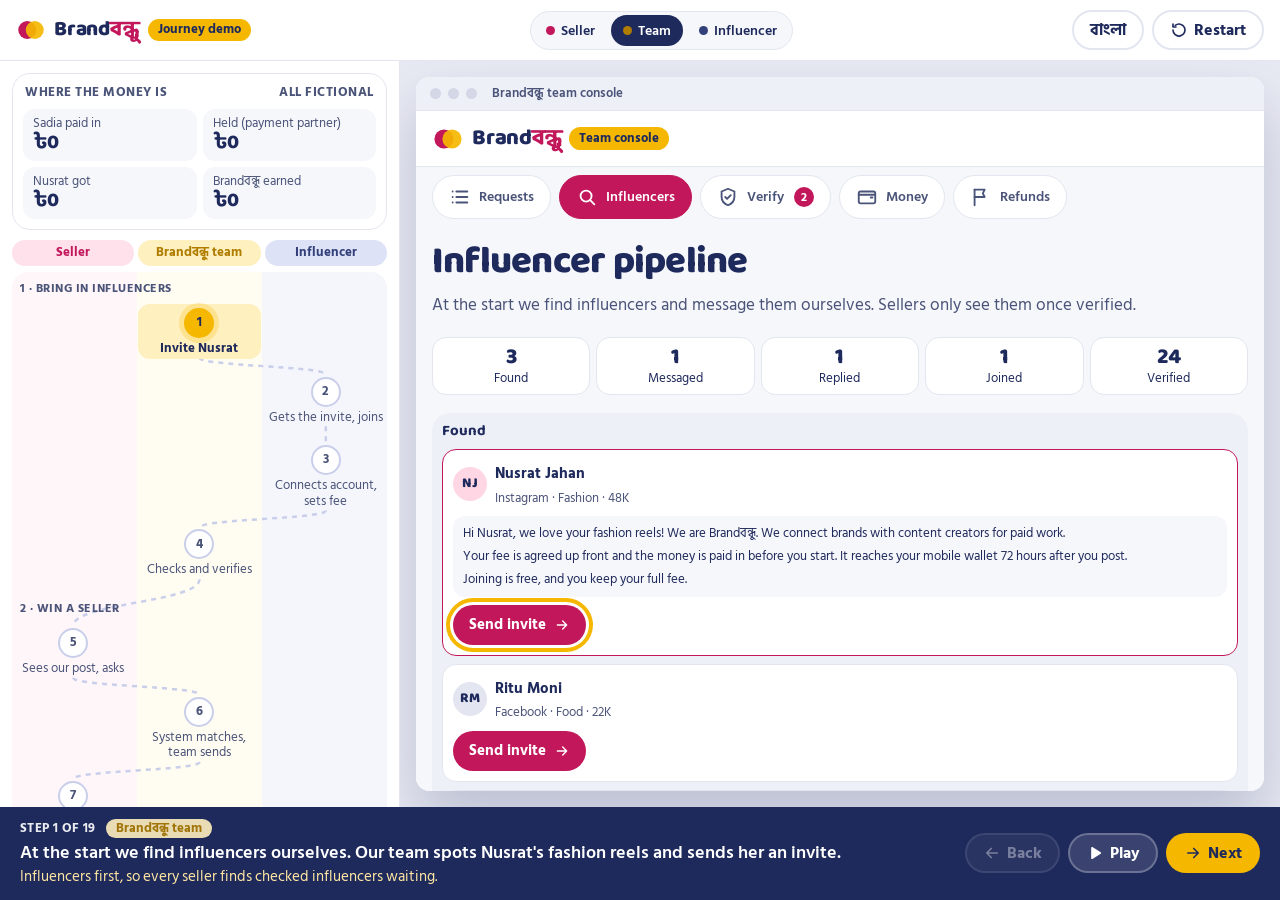
<file: demo/index.html>
<!doctype html>
<html lang="en">
<head>
<meta charset="utf-8">
<meta name="viewport" content="width=device-width, initial-scale=1, viewport-fit=cover">
<title>Brandবন্ধু: the full journey (demo)</title>
<meta name="description" content="Play the whole Brandবন্ধু journey: how we bring in influencers and sellers, how a deal is booked and paid, and what our team does in the middle. Fictional demo data.">
<meta name="robots" content="noindex, nofollow">
<meta name="theme-color" content="#1F2A5C">
<link rel="icon" href="../assets/favicon.svg" type="image/svg+xml">
<link rel="preconnect" href="https://fonts.googleapis.com"><link rel="preconnect" href="https://fonts.gstatic.com" crossorigin>
<link rel="stylesheet" href="https://fonts.googleapis.com/css2?family=Baloo+Da+2:wght@500;600;700;800&amp;family=Hind+Siliguri:wght@400;500;600;700&amp;display=swap">
<link rel="stylesheet" href="player.css?v=20261010g">
</head>
<body>
<header class="ptop">
  <a class="plogo" href="./" aria-label="Brandবন্ধু">
    <svg width="30" height="30" viewBox="0 0 40 40" aria-hidden="true"><circle cx="15" cy="20" r="12" fill="#C2185B"/><circle cx="25" cy="20" r="12" fill="#F5B700" fill-opacity="0.92"/></svg>
    <span class="plogo-t">Brand<span>বন্ধু</span></span>
    <span class="ppill" id="p-title">Journey demo</span>
  </a>
  <div class="proles" role="group" id="p-roles"></div>
  <div class="pacts">
    <button type="button" class="pbtn ghost" id="p-lang">বাংলা</button>
    <button type="button" class="pbtn ghost" id="p-restart"></button>
  </div>
</header>

<div class="pmain">
  <aside class="pflow" id="p-flow">
    <div class="pmoney" id="p-money" aria-live="polite"></div>
    <div class="planes" id="p-lanes" aria-hidden="true"></div>
    <div class="pdiag" id="p-diag">
      <svg id="p-lines" aria-hidden="true"></svg>
      <ol id="p-steps"></ol>
    </div>
    <p class="pnote" id="p-note"></p>
  </aside>
  <section class="pstage" id="p-stage">
    <div class="device phone" id="p-device">
      <div class="dev-chrome" aria-hidden="true"><i></i><i></i><i></i><span id="p-chrome"></span></div>
      <iframe id="p-frame" title="Brandবন্ধু app" src="app.html?world=journey&amp;embed=1&amp;v=20261010g"></iframe>
    </div>
  </section>
</div>

<footer class="pcap" id="p-cap">
  <div class="cap-body">
    <div class="cap-meta"><button type="button" class="pbtn sheet-btn" id="p-sheet" aria-controls="p-flow" aria-expanded="false"></button><span id="p-count"></span><span class="who" id="p-who"></span></div>
    <div aria-live="polite"><p class="cap-text" id="p-text"></p><p class="cap-why" id="p-why"></p></div>
  </div>
  <div class="cap-ctl" id="p-ctl"></div>
</footer>
<noscript><p style="padding:24px">This demo needs JavaScript.</p></noscript>
<script src="player.js?v=20261010g"></script>
</body>
</html>
</file>
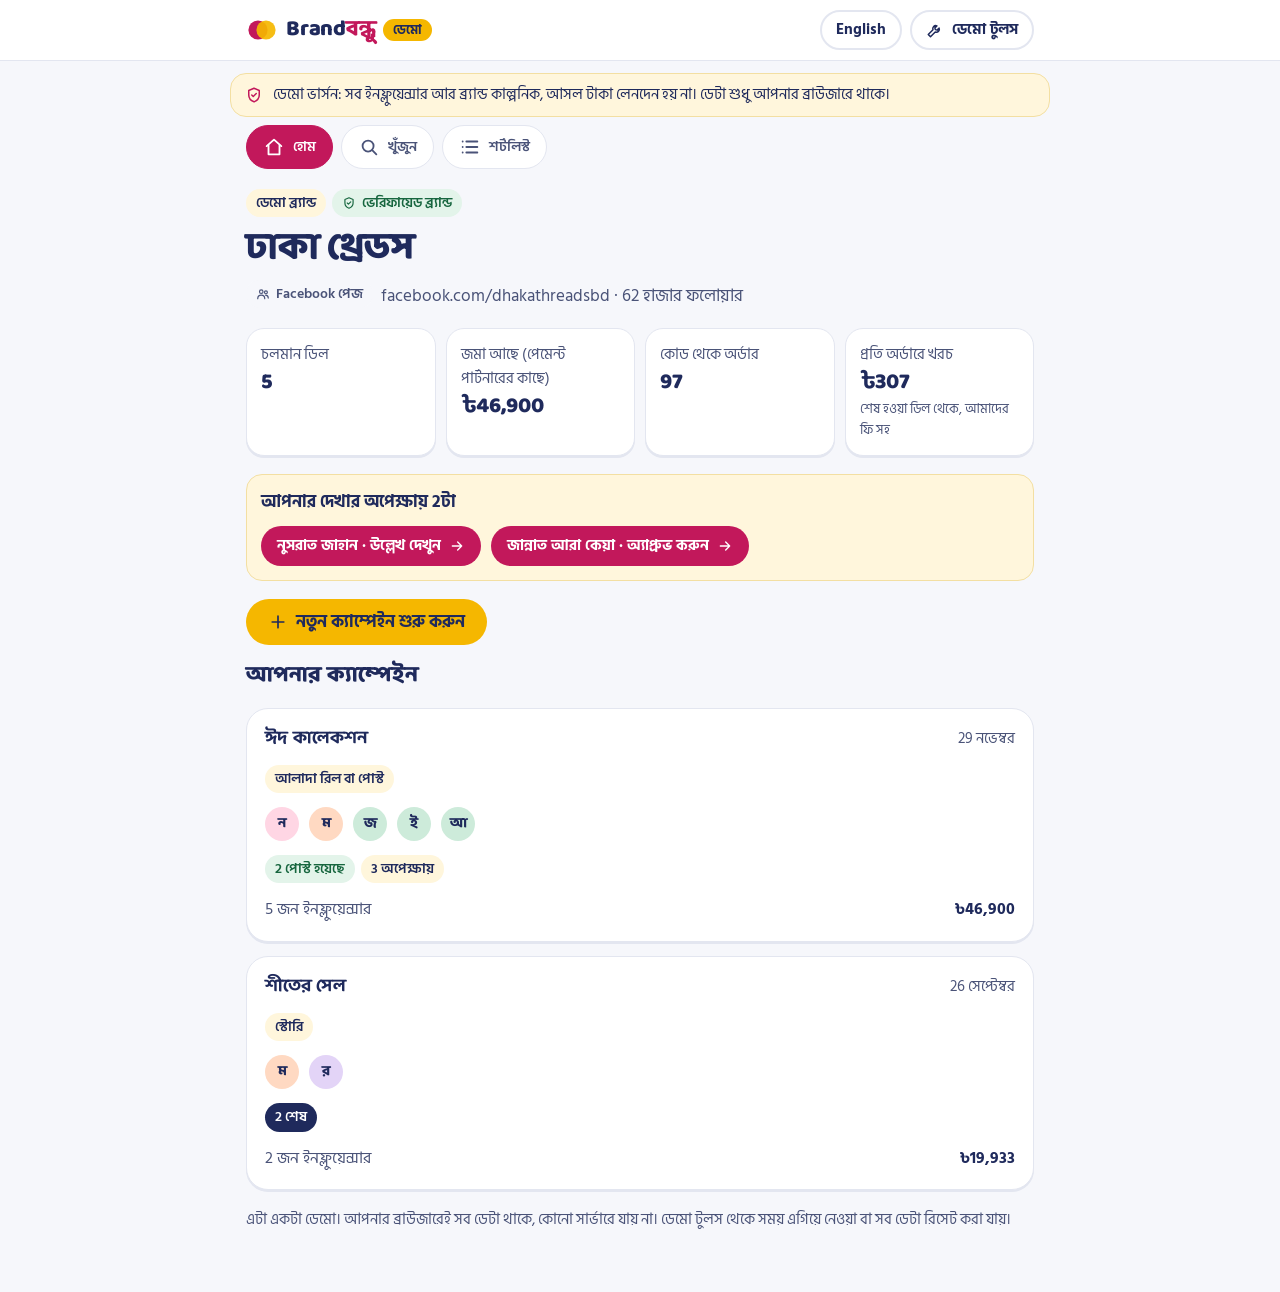
<file: demo/app.html>
<!doctype html>
<html lang="bn">
<head>
<meta charset="utf-8">
<meta name="viewport" content="width=device-width, initial-scale=1, viewport-fit=cover">
<title>Brandবন্ধু ডেমো অ্যাপ</title>
<meta name="description" content="Brandবন্ধু ডেমো: কাল্পনিক ডেটা দিয়ে দেখুন ইনফ্লুয়েন্সার বুক করা আর নিরাপদ পেমেন্ট কীভাবে কাজ করে।">
<meta name="robots" content="noindex, nofollow">
<meta name="theme-color" content="#C2185B">
<link rel="icon" href="../assets/favicon.svg" type="image/svg+xml">
<link rel="preconnect" href="https://fonts.googleapis.com"><link rel="preconnect" href="https://fonts.gstatic.com" crossorigin>
<link rel="stylesheet" href="https://fonts.googleapis.com/css2?family=Baloo+Da+2:wght@500;600;700;800&amp;family=Hind+Siliguri:wght@400;500;600;700&amp;display=swap">
<link rel="stylesheet" href="style.css?v=20261010g">
</head>
<body>
<div id="app"></div>
<dialog id="tools" aria-labelledby="tools-title"></dialog>
<div id="toast" role="status" aria-live="polite"></div>
<noscript><p style="padding:24px;font-family:sans-serif">ডেমো চালাতে JavaScript লাগবে। This demo needs JavaScript.</p></noscript>
<script src="data.js?v=20261010g"></script>
<script src="app.js?v=20261010g"></script>
<script src="outreach.js?v=20261010g"></script>
<script src="creator.js?v=20261010g"></script>
<script src="team.js?v=20261010g"></script>
<script src="journey.js?v=20261010g"></script>
<script>BB.boot();</script>
</body>
</html>
</file>
<file: demo/player.css>
/* Brandবন্ধু journey player: flow diagram + money on the left, the app in a device frame on the
   right, captions and controls at the bottom. On phones the app fills the screen and the diagram
   is a pull-up sheet. */
:root{
  --pink:#C2185B;--pink-d:#8E1043;--pink-s:#FFE1EC;--yellow:#F5B700;--cream:#FFF6DC;--cream-line:#F3DFA2;
  --navy:#1F2A5C;--muted:#4A5378;--line:#E3E6F0;--bg:#F6F7FB;--green:#17663F;--green-s:#E3F4EA;--done:#2E9E66;--red:#A32018;--red-s:#FDECEA;
  --display:'Baloo Da 2','Hind Siliguri',system-ui,sans-serif;
  --caph:120px;
}
*{box-sizing:border-box}
html,body{height:100%}
body{margin:0;height:100vh;height:100dvh;display:grid;grid-template-rows:auto minmax(0,1fr) auto;overflow:hidden;background:#E8EAF3;color:var(--navy);font:400 16px/1.5 'Hind Siliguri',system-ui,sans-serif}
button{font:inherit;color:inherit}
a{color:var(--pink)}
:focus-visible{outline:3px solid var(--yellow);outline-offset:2px}

/* top bar */
.ptop{display:flex;align-items:center;justify-content:space-between;gap:12px;padding:10px 16px;background:#fff;border-bottom:1px solid var(--line);min-width:0}
.plogo{display:flex;align-items:center;gap:8px;text-decoration:none;color:var(--navy);min-width:0}
.plogo-t{font-family:var(--display);font-weight:800;font-size:21px;letter-spacing:-.01em}
.plogo-t span{color:var(--pink)}
.ppill{background:var(--yellow);color:var(--navy);font-size:13px;font-weight:700;padding:1px 10px;border-radius:999px;white-space:nowrap}
.proles{display:flex;gap:4px;background:var(--bg);border:1px solid var(--line);border-radius:999px;padding:3px}
.proles button{border:0;background:none;border-radius:999px;padding:5px 12px;font-weight:600;font-size:14px;cursor:pointer;display:flex;align-items:center;gap:6px;white-space:nowrap}
.proles button[aria-pressed=true]{background:var(--navy);color:#fff}
.proles .rdot{width:9px;height:9px;border-radius:50%;background:var(--lc)}
.pacts{display:flex;gap:8px}
.pbtn{display:inline-flex;align-items:center;justify-content:center;gap:6px;min-height:40px;padding:6px 16px;border-radius:999px;border:2px solid transparent;font-weight:700;cursor:pointer;background:var(--pink);color:#fff;white-space:nowrap}
.pbtn:hover{background:var(--pink-d)}
.pbtn.ghost{background:#fff;color:var(--navy);border-color:var(--line)}
.pbtn.ghost:hover{background:var(--bg)}
.pbtn.yellow{background:var(--yellow);color:var(--navy)}
.pbtn.yellow:hover{background:#E0A700}
.pbtn.dark{background:rgba(255,255,255,.12);color:#fff;border-color:rgba(255,255,255,.25)}
.pbtn.dark:hover{background:rgba(255,255,255,.2)}
.pbtn[disabled]{opacity:.4;cursor:not-allowed}
.pbtn svg{flex:none}

/* lanes: one colour each */
.lane-seller{--lc:#C2185B;--ls:#FFE1EC;--lt:#FFF6FA}
.lane-team{--lc:#B07D00;--ls:#FFF0BF;--lt:#FFFCF1}
.lane-creator{--lc:#34407A;--ls:#DDE2F7;--lt:#F5F6FC}

/* layout */
.pmain{display:grid;grid-template-columns:400px minmax(0,1fr);min-height:0}
.pflow{overflow:auto;background:#fff;border-right:1px solid var(--line);padding:12px 12px 24px;min-height:0;overscroll-behavior:contain}
.pstage{display:flex;align-items:center;justify-content:center;padding:16px;min-height:0;min-width:0;overflow:hidden}

/* money */
.pmoney{border:1px solid var(--line);border-radius:18px;padding:10px;display:grid;grid-template-columns:1fr 1fr;gap:6px}
.pmoney h2{grid-column:1/-1;margin:0 2px 2px;font:700 13px/1.3 'Hind Siliguri',sans-serif;color:var(--muted);text-transform:uppercase;letter-spacing:.04em;display:flex;justify-content:space-between;gap:8px}
.pm{background:var(--bg);border-radius:12px;padding:6px 10px;display:flex;flex-direction:column;min-width:0;transition:background .3s}
.pm .k{font-size:12.5px;color:var(--muted);line-height:1.3}
.pm .v{font-family:var(--display);font-weight:800;font-size:20px;line-height:1.2}
.pm.on{background:var(--green-s)}
.pm.held.on{background:var(--cream)}
.pm.back.on{background:var(--red-s)}
.pm.flash{animation:pmflash 1.1s ease-out}
@keyframes pmflash{0%{box-shadow:0 0 0 0 #F5B700}30%{box-shadow:0 0 0 4px #F5B700}100%{box-shadow:0 0 0 0 #F5B70000}}
.pvat{grid-column:1/-1;font-size:12.5px;color:var(--muted);margin:0 2px}

/* diagram */
.planes{display:grid;grid-template-columns:repeat(3,minmax(0,1fr));gap:4px;position:sticky;top:-12px;z-index:3;background:#fff;padding:10px 0 6px}
.planes span{text-align:center;font-weight:700;font-size:13px;border-radius:999px;padding:3px 6px;background:var(--ls);color:var(--lc);white-space:nowrap;overflow:hidden;text-overflow:ellipsis}
.pdiag{position:relative;border-radius:16px;background:linear-gradient(90deg,#FFF6FA 0 33.33%,#FFFCF1 33.33% 66.66%,#F5F6FC 66.66% 100%);padding:2px 0 10px}
#p-lines{position:absolute;left:0;top:0;width:100%;pointer-events:none;overflow:visible;z-index:0}
#p-lines path{fill:none;stroke-width:2.5}
#p-lines .l-todo{stroke:#C9CFEA;stroke-dasharray:5 5}
#p-lines .l-done{stroke:var(--done)}
#p-lines .l-branch{stroke:var(--pink);stroke-dasharray:4 5;opacity:.7}
#p-steps{list-style:none;margin:0;padding:0;display:grid;grid-template-columns:repeat(3,minmax(0,1fr));row-gap:14px;column-gap:4px;position:relative;z-index:1}
#p-steps .ph{grid-column:1/-1;font-size:12px;font-weight:700;letter-spacing:.04em;text-transform:uppercase;color:var(--muted);padding:6px 8px 0;margin-bottom:-8px}
#p-steps .ph.wi{color:var(--pink-d)}
.nd button{width:100%;background:none;border:0;display:flex;flex-direction:column;align-items:center;gap:3px;padding:4px 2px 2px;cursor:pointer;text-align:center;border-radius:12px}
.nd button:hover{background:rgba(31,42,92,.05)}
.nd .dot{width:30px;height:30px;border-radius:50%;display:flex;align-items:center;justify-content:center;font-weight:800;font-size:13px;border:2px solid #C9CFEA;background:#fff;color:var(--muted);flex:none}
.nd .lbl{font-size:12.5px;line-height:1.25;color:var(--muted)}
.nd.done .dot{background:var(--done);border-color:var(--done);color:#fff}
.nd.cur .dot{background:var(--yellow);border-color:var(--yellow);color:var(--navy);box-shadow:0 0 0 5px #F5B70040}
.nd.cur .lbl{color:var(--navy);font-weight:700}
.nd.cur button{background:var(--ls)}
.nd.skip{opacity:.35}
.nd.wi .dot{border-style:dashed;border-color:#E9A6C1}
.nd.wi.done .dot{border-style:solid;border-color:var(--done)}
.pnote{font-size:13px;color:var(--muted);margin:10px 4px 0}
@media (prefers-reduced-motion:no-preference){.nd.cur .dot{animation:pcur 1.8s ease-in-out infinite}}
@keyframes pcur{50%{box-shadow:0 0 0 9px #F5B70022}}

/* devices */
.device{position:relative;display:flex;flex-direction:column;transition:width .25s}
.device iframe{border:0;width:100%;flex:1;min-height:0;background:var(--bg);display:block}
.device.phone{width:390px;height:100%;max-height:860px;background:#14182B;border-radius:48px;padding:12px;box-shadow:0 30px 60px rgba(31,42,92,.28),inset 0 0 0 2px #2D3352}
.device.phone iframe{border-radius:37px}
.device.phone .dev-chrome{position:absolute;top:18px;left:50%;transform:translateX(-50%);width:96px;height:24px;border-radius:14px;background:#14182B;z-index:2;opacity:.0}
.device.phone .dev-chrome *{display:none}
.device.laptop{width:min(1080px,100%);height:100%;background:#fff;border-radius:14px;box-shadow:0 30px 60px rgba(31,42,92,.22);overflow:hidden}
.device.laptop .dev-chrome{height:34px;flex:none;display:flex;align-items:center;gap:7px;padding:0 14px;background:#EEF0F7;border-bottom:1px solid var(--line);font-size:13px;color:var(--muted);font-weight:600}
.device.laptop .dev-chrome i{width:11px;height:11px;border-radius:50%;background:#D3D7E6;display:block}
.device.laptop .dev-chrome span{margin-left:8px}

/* caption bar */
.pcap{background:var(--navy);color:#fff;display:grid;grid-template-columns:minmax(0,1fr) auto;gap:10px 20px;align-items:center;padding:12px 20px calc(12px + env(safe-area-inset-bottom))}
.cap-body{min-width:0;display:flex;flex-direction:column;gap:2px}
.cap-meta{display:flex;gap:10px;align-items:center;flex-wrap:wrap;font-size:13px;font-weight:700;letter-spacing:.03em;text-transform:uppercase;opacity:.9}
.who{background:var(--ls);color:var(--lc);border-radius:999px;padding:0 10px;text-transform:none;letter-spacing:0}
.cap-text{margin:0;font-size:18px;font-weight:600;line-height:1.4}
.cap-why{margin:0;font-size:15px;color:#FFE7A3}
.cap-why:empty{display:none}
.cap-ctl{display:flex;gap:8px;align-items:center;flex-wrap:wrap;justify-content:flex-end}
.sheet-btn{display:none}

/* medium screens */
@media (max-width:1100px){.pmain{grid-template-columns:340px minmax(0,1fr)}.proles .rl{display:none}}

/* phones: the app fills the screen, the diagram is a pull-up sheet */
@media (max-width:760px){
  .ptop{padding:8px 10px;gap:8px}
  .plogo-t,.ppill{display:none}
  .proles button{padding:5px 9px}
  .pacts .pbtn{padding:6px 10px}
  .pacts .lbl{display:none}
  .pmain{grid-template-columns:minmax(0,1fr)}
  .pstage{padding:0}
  .device,.device.phone,.device.laptop{width:100%;height:100%;max-height:none;border-radius:0;padding:0;box-shadow:none;background:none}
  .device iframe,.device.phone iframe{border-radius:0}
  .device .dev-chrome,.device.laptop .dev-chrome{display:none}
  .pflow{position:fixed;left:0;right:0;bottom:var(--caph);max-height:72vh;max-height:72dvh;z-index:20;border-radius:22px 22px 0 0;border:1px solid var(--line);box-shadow:0 -20px 40px rgba(31,42,92,.25);transform:translateY(110%);visibility:hidden;transition:transform .25s,visibility 0s .25s}
  .pflow.open{transform:none;visibility:visible;transition:transform .25s}
  .pcap{grid-template-columns:minmax(0,1fr);gap:8px;padding:10px 12px calc(10px + env(safe-area-inset-bottom))}
  .cap-text{font-size:16px}
  .cap-why{font-size:14px}
  .cap-ctl{justify-content:space-between;flex-wrap:nowrap}
  .cap-ctl .pbtn{padding:6px 12px;flex:1}
  .cap-ctl .wide{display:none}
  .sheet-btn{display:inline-flex;background:rgba(255,255,255,.14);border-color:rgba(255,255,255,.25);min-height:34px;padding:2px 12px;font-size:14px;text-transform:none;letter-spacing:0}
  #p-count{display:none}
  .proles .rdot{display:none}
  .proles button{padding:4px 8px;font-size:13px}
  .pacts{gap:6px}
  #p-lang{padding:4px 10px;font-size:14px}
}
@media (max-width:420px){.plogo{display:none}.ptop{justify-content:space-between}}
@media (prefers-reduced-motion:reduce){.device,.pflow,.pflow.open,.pm{transition:none}.pm.flash{animation:none}}
</file>
<file: demo/style.css>
:root{
  --pink:#C2185B;--pink-d:#8E1043;--pink-s:#FFE1EC;
  --yellow:#F5B700;--cream:#FFF6DC;--cream-line:#F3DFA2;
  --navy:#1F2A5C;--navy-s:#34407A;--muted:#4A5378;--line:#E3E6F0;--bg:#F6F7FB;
  --green:#17663F;--green-s:#E3F4EA;--red:#A32018;--red-s:#FDECEA;--white:#fff;
  --display:'Baloo Da 2','Hind Siliguri',system-ui,sans-serif;
}
*{box-sizing:border-box}
html{-webkit-text-size-adjust:100%}
body{margin:0;background:var(--bg);color:var(--navy);font:400 17px/1.6 'Hind Siliguri',system-ui,sans-serif}
h1,h2,h3{font-family:var(--display);line-height:1.22;margin:0;font-weight:800}
h1{font-size:clamp(28px,6vw,38px);letter-spacing:-.02em}
h2{font-size:22px}
h3{font-size:18px;font-weight:700}
p{margin:0}
a{color:var(--pink)}
a:hover{color:var(--pink-d)}
button,select,input,textarea{font:inherit;color:inherit}
a:focus-visible,button:focus-visible,summary:focus-visible,input:focus-visible,select:focus-visible,textarea:focus-visible{outline:3px solid var(--yellow);outline-offset:3px}
#main:focus{outline:none}
[hidden]{display:none!important}
.sr{position:absolute;width:1px;height:1px;overflow:hidden;clip:rect(0 0 0 0);white-space:nowrap}
svg{flex:none}

/* shell */
.topbar{position:sticky;top:0;z-index:20;background:rgba(255,255,255,.97);border-bottom:1px solid var(--line)}
.topbar-in{max-width:820px;margin:0 auto;padding:10px 16px;display:flex;align-items:center;justify-content:space-between;gap:12px}
.logo{display:flex;align-items:center;gap:8px;text-decoration:none;color:var(--navy)}
.logo-t{font-family:var(--display);font-weight:800;font-size:22px;letter-spacing:-.01em}
.logo-b{color:var(--pink)}
.pill{background:var(--yellow);color:var(--navy);font-size:13px;font-weight:700;padding:1px 10px;border-radius:999px}
.top-actions{display:flex;gap:8px}
.banner{max-width:820px;margin:12px auto 0;padding:10px 14px;display:flex;gap:10px;align-items:flex-start;background:var(--cream);border:1px solid var(--cream-line);border-radius:16px;font-size:15px;line-height:1.45}
.banner > span{margin-top:2px;color:var(--pink)}
.container{max-width:820px;margin:0 auto;padding:20px 16px 120px;display:flex;flex-direction:column;gap:18px}
.banner-wrap{padding:0 16px}

/* tabs: fixed bottom on phones, inline on desktop */
.tabs{position:fixed;left:0;right:0;bottom:0;z-index:20;background:#fff;border-top:1px solid var(--line);display:flex;justify-content:center;padding-bottom:env(safe-area-inset-bottom)}
.tabs a{flex:1;max-width:200px;display:flex;flex-direction:column;align-items:center;justify-content:center;gap:2px;min-height:58px;color:var(--muted);text-decoration:none;font-size:14px;font-weight:600;position:relative}
.tabs a[aria-current=page]{color:var(--pink)}
.tabs a[aria-current=page]::before{content:'';position:absolute;top:0;left:25%;right:25%;height:3px;border-radius:0 0 3px 3px;background:var(--pink)}
.tabs .count{position:absolute;top:6px;left:calc(50% + 8px);background:var(--pink);color:#fff;font-size:12px;font-weight:700;min-width:20px;height:20px;border-radius:10px;display:flex;align-items:center;justify-content:center;padding:0 5px}
@media (min-width:720px){
  .tabs{position:static;border:none;background:transparent;max-width:820px;margin:8px auto 0;padding:0 16px;justify-content:flex-start;gap:8px}
  .tabs a{flex:none;flex-direction:row;gap:8px;min-height:44px;padding:0 16px;border-radius:999px;background:#fff;border:1px solid var(--line);max-width:none}
  .tabs a[aria-current=page]{background:var(--pink);color:#fff;border-color:var(--pink)}
  .tabs a[aria-current=page]::before{display:none}
  .tabs .count{position:static;margin-left:2px}
  .container{padding-bottom:60px}
}
@media (max-width:520px){.hide-sm{display:none}}

/* buttons */
.btn{display:inline-flex;align-items:center;justify-content:center;gap:8px;min-height:46px;padding:10px 20px;border-radius:999px;border:2px solid transparent;font-weight:700;text-decoration:none;cursor:pointer;background:var(--pink);color:#fff;line-height:1.2;text-align:center}
.btn:hover{background:var(--pink-d);color:#fff}
.btn[disabled],.btn[aria-disabled=true]{opacity:.5;cursor:not-allowed}
.btn-yellow{background:var(--yellow);color:var(--navy)}
.btn-yellow:hover{background:#E0A700;color:var(--navy)}
.btn-ghost{background:#fff;color:var(--navy);border-color:var(--line)}
.btn-ghost:hover{background:var(--bg);color:var(--navy)}
.btn-danger{background:#fff;color:var(--red);border-color:#E6B8B4}
.btn-danger:hover{background:var(--red-s);color:var(--red)}
.btn-sm{min-height:40px;padding:6px 14px;font-size:15px}
.btn-block{width:100%}
.row{display:flex;gap:10px;flex-wrap:wrap;align-items:center}

/* cards, chips */
.card{background:#fff;border:1px solid var(--line);border-radius:22px;padding:18px;display:flex;flex-direction:column;gap:14px;box-shadow:0 2px 0 var(--line)}
.card-link{text-decoration:none;color:inherit}
.card-link:hover{border-color:var(--pink)}
.muted{color:var(--muted)}
.small{font-size:15px}
.tiny{font-size:13px}
.chip{display:inline-flex;align-items:center;gap:6px;background:var(--bg);padding:3px 10px;border-radius:999px;font-size:14px;font-weight:600}
.chip-cream{background:var(--cream)}
.chip-green{background:var(--green-s);color:var(--green)}
.chip-pink{background:var(--pink-s);color:var(--pink-d)}
.chip-navy{background:var(--navy);color:#fff}
.chip-red{background:var(--red-s);color:var(--red)}
.chips{display:flex;flex-wrap:wrap;gap:6px}
.avatar{width:52px;height:52px;border-radius:50%;display:flex;align-items:center;justify-content:center;font-family:var(--display);font-weight:800;font-size:19px;color:var(--navy);flex:none}
.avatar-sm{width:34px;height:34px;font-size:14px}
.avatar-lg{width:72px;height:72px;font-size:26px}
.verified{color:#1E7F4F;vertical-align:-3px}
.name{font-weight:700;font-size:18px;display:flex;align-items:center;gap:6px}
.stats{display:grid;grid-template-columns:repeat(3,minmax(0,1fr));gap:8px;padding:12px 0;border-top:1px solid var(--line);border-bottom:1px solid var(--line);margin:0}
.stats.four{grid-template-columns:repeat(2,minmax(0,1fr))}
@media (min-width:560px){.stats.four{grid-template-columns:repeat(4,minmax(0,1fr))}}
.stats dt{font-size:13px;color:var(--muted)}
.stats dd{margin:0;font-weight:700;font-size:18px}
.big{font-family:var(--display);font-weight:800;font-size:24px;line-height:1.1}
.grid{display:grid;gap:14px;grid-template-columns:1fr}
.stat-grid{display:grid;gap:10px;grid-template-columns:1fr 1fr}
.stat-grid .card{padding:14px;border-radius:18px;gap:2px}
.stat-grid .big{font-size:22px}
@media (min-width:700px){.stat-grid{grid-template-columns:repeat(4,1fr)}}
@media (min-width:700px){.grid.two{grid-template-columns:1fr 1fr}}

/* forms */
.field{display:flex;flex-direction:column;gap:6px}
.field label,.field .lbl{font-weight:600;font-size:15px}
.field input,.field select,.field textarea{min-height:46px;padding:9px 14px;border:1px solid #C9CFEA;border-radius:14px;background:#fff;width:100%}
.field textarea{min-height:92px;resize:vertical}
.field .hint{font-size:14px;color:var(--muted)}
.filters{display:grid;gap:10px;grid-template-columns:1fr 1fr}
@media (min-width:700px){.filters{grid-template-columns:repeat(4,1fr)}}
.seg{display:flex;flex-wrap:wrap;gap:8px}
.seg button{min-height:42px;padding:6px 14px;border-radius:999px;border:1px solid var(--line);background:#fff;font-weight:600;cursor:pointer}
.seg button[aria-pressed=true]{background:var(--navy);color:#fff;border-color:var(--navy)}
.radio{display:flex;gap:12px;align-items:center;padding:12px 14px;border:1px solid var(--line);border-radius:14px;cursor:pointer;background:#fff}
.radio input{width:20px;height:20px;accent-color:var(--pink);flex:none}
.radio:has(input:checked){border-color:var(--pink);background:var(--pink-s)}

/* price table */
.price{display:flex;flex-direction:column;gap:6px;font-size:16px}
.price div{display:flex;justify-content:space-between;gap:12px}
.price .total{border-top:2px solid var(--navy);padding-top:8px;margin-top:4px;font-weight:800;font-size:19px}
.price .sub{color:var(--muted);font-size:15px}

/* floating shortlist bar */
.shortbar{position:fixed;left:12px;right:12px;bottom:70px;z-index:19;max-width:796px;margin:0 auto;background:var(--navy);color:#fff;border-radius:20px;padding:12px 14px;display:flex;align-items:center;justify-content:space-between;gap:12px;box-shadow:0 12px 30px rgba(31,42,92,.35)}
.shortbar .btn{flex:none}
@media (min-width:720px){.shortbar{bottom:20px}}

/* deal card */
.dots{display:flex;align-items:center;gap:0;list-style:none;margin:0;padding:0}
.dots li{flex:1;display:flex;align-items:center}
.dots li:last-child{flex:none}
.dots .d{width:22px;height:22px;border-radius:50%;border:2px solid #C9CFEA;background:#fff;flex:none;display:flex;align-items:center;justify-content:center}
.dots .d{color:#fff}
.dots .ln{flex:1;height:3px;background:#C9CFEA}
.dots li.done .d{background:#2E9E66;border-color:#2E9E66}
.dots li.done .ln{background:#2E9E66}
.dots li.cur .d{border-color:var(--yellow);background:var(--yellow);box-shadow:0 0 0 4px #F5B70040}
.bar{height:10px;background:var(--bg);border-radius:999px;overflow:hidden;border:1px solid var(--line)}
.bar > div{height:100%;background:var(--yellow);border-radius:999px}
.panel{background:var(--bg);border-radius:16px;padding:14px;display:flex;flex-direction:column;gap:10px}
.panel.attn{background:var(--cream);border:1px solid var(--cream-line)}
.draft{border:1px solid var(--line);border-radius:16px;overflow:hidden;background:#fff}
.draft .vis{aspect-ratio:9/12;max-height:220px;width:100%;display:flex;align-items:center;justify-content:center;flex-direction:column;gap:6px;color:#fff;font-weight:700;text-align:center;padding:12px}
.draft .vis svg{fill:#ffffff40}
.draft .cap{padding:12px 14px;font-size:16px}
.proof{background:#fff;border:1px solid var(--line);border-radius:16px;padding:12px 14px;display:flex;flex-direction:column;gap:8px}
.shot{height:84px;border-radius:12px;display:flex;align-items:center;justify-content:center;color:var(--muted);font-size:14px;background:repeating-linear-gradient(45deg,#EEF0F8,#EEF0F8 10px,#F6F7FB 10px,#F6F7FB 20px)}
.demo-short{border:2px dashed #B7BEDD;border-radius:16px;padding:12px;display:flex;flex-direction:column;gap:8px;background:#fff}
.demo-short .lbl{font-size:13px;font-weight:700;color:var(--muted);text-transform:uppercase;letter-spacing:.04em}
.kv{display:flex;justify-content:space-between;gap:6px 10px;align-items:center;flex-wrap:wrap;font-size:16px}
.code{font-family:ui-monospace,Consolas,monospace;font-weight:700;background:#fff;border:1px solid var(--line);border-radius:10px;padding:2px 8px}
.ledger{list-style:none;margin:0;padding:0;display:flex;flex-direction:column;gap:8px;font-size:15px}
.ledger li{display:flex;gap:10px;align-items:flex-start}
.ledger .t{color:var(--muted);flex:none;min-width:86px;font-size:14px}
.empty{text-align:center;padding:30px 18px;display:flex;flex-direction:column;align-items:center;gap:12px}

/* tools dialog */
dialog{border:none;border-radius:24px;padding:0;max-width:460px;width:calc(100% - 24px);box-shadow:0 24px 60px rgba(31,42,92,.4);color:var(--navy)}
dialog::backdrop{background:rgba(31,42,92,.55)}
.dlg{padding:20px;display:flex;flex-direction:column;gap:16px}
.dlg-h{display:flex;justify-content:space-between;align-items:center;gap:10px}

/* toast */
#toast{position:fixed;left:50%;transform:translateX(-50%);bottom:84px;z-index:50;max-width:min(92vw,520px);background:var(--navy);color:#fff;border-radius:16px;padding:12px 16px;font-weight:600;box-shadow:0 12px 30px rgba(31,42,92,.35);opacity:0;pointer-events:none;transition:opacity .2s}
#toast.on{opacity:1}
@media (min-width:720px){#toast{bottom:28px}}
@media (prefers-reduced-motion:reduce){#toast{transition:none}}

/* ---------- wider pages for the team console ---------- */
.container.wide,.topbar-in.wide{max-width:1040px}
@media (min-width:720px){body[data-role=team] .tabs{max-width:1040px}}
html.embed{scrollbar-width:none}
html.embed::-webkit-scrollbar{display:none}

/* ---------- screens outside our app: social feed, chats ---------- */
.topbar.outside{background:#fff}
.ob-title{font-size:17px;display:block;line-height:1.3}
.feed-group{display:flex;gap:12px;align-items:center;background:#fff;border:1px solid var(--line);border-radius:18px;padding:12px}
.fg-cover{width:52px;height:52px;border-radius:14px;flex:none;background:linear-gradient(135deg,#34407A,#8E9BD6)}
.post .post-text{display:flex;flex-direction:column;gap:6px;font-size:17px}
.post .post-text p:first-child{font-weight:700;font-size:19px}
.post-vis{border-radius:16px;min-height:150px;padding:18px;display:flex;flex-direction:column;justify-content:center;gap:4px;color:#fff;background:linear-gradient(135deg,var(--pink),var(--pink-d) 55%,var(--navy));font-weight:600}
.post-vis .pv-big{font-family:var(--display);font-weight:800;font-size:32px;line-height:1.1;color:var(--yellow)}
.bb-av{background:#fff;border:1px solid var(--line)}
.chat-wrap{background:#EEF0F7;border-radius:22px;padding:14px 10px;min-height:60vh}
.chat{list-style:none;margin:0;padding:0;display:flex;flex-direction:column;gap:12px}
.msg{display:flex;gap:8px;align-items:flex-end;max-width:92%}
.msg.out{align-self:flex-end;flex-direction:row-reverse}
.bubble{background:#fff;border-radius:18px 18px 18px 6px;padding:10px 14px;display:flex;flex-direction:column;gap:8px;box-shadow:0 1px 0 #D8DCEA;min-width:0}
.msg.out .bubble{background:var(--navy);color:#fff;border-radius:18px 18px 6px 18px}
.bubble .when{font-size:12px;opacity:.65;align-self:flex-end}
.bubble .btn{align-self:flex-start}
.pick-list{list-style:none;margin:0;padding:0;display:flex;flex-direction:column;gap:6px}
.pick{display:flex;gap:10px;align-items:center;padding:8px 10px;border:1px solid var(--line);border-radius:14px;cursor:pointer;background:#fff}
.pick.on{border-color:var(--pink);background:var(--pink-s)}
.pick input{width:20px;height:20px;accent-color:var(--pink);flex:none}
.msg.wide{max-width:100%}
.msg.wide .bubble{flex:1}
.pick-main{flex:1;min-width:0;line-height:1.3;display:flex;flex-direction:column}
.pick-main .best{font-size:13px;font-weight:700;color:var(--pink-d)}
.pick-fee{flex:none;white-space:nowrap}
.avatar.anon{background:#E3E6F0;color:var(--muted)}
.pick-side{display:flex;flex-direction:column;align-items:flex-end;gap:4px;flex:none}
.score{display:inline-flex;align-items:center;background:var(--green-s);color:var(--green);font-weight:700;font-size:13px;border-radius:999px;padding:1px 8px;white-space:nowrap;flex:none}
.big-score{font-size:15px;padding:4px 12px}
.rec-card{border-color:var(--pink);box-shadow:0 2px 0 var(--pink-s)}
details.more summary{cursor:pointer;font-weight:700;list-style:none}
details.more summary::-webkit-details-marker{display:none}
details.more summary::after{content:' ▾'}
details.more[open] summary::after{content:' ▴'}

/* ---------- creator ---------- */
.chip-check{display:inline-flex;align-items:center;gap:6px;border:1px solid var(--line);border-radius:999px;padding:6px 12px;font-weight:600;font-size:15px;cursor:pointer;background:#fff}
.chip-check.on{border-color:var(--pink);background:var(--pink-s)}
.chip-check input{accent-color:var(--pink)}
.fee-card{gap:6px}

/* ---------- team console ---------- */
.attn-card{border-color:var(--cream-line);box-shadow:0 2px 0 var(--cream-line)}
.stat-grid.six{grid-template-columns:1fr 1fr}
@media (min-width:700px){.stat-grid.six{grid-template-columns:repeat(3,1fr)}}
.funnel{list-style:none;margin:0;padding:0;display:grid;grid-template-columns:repeat(5,minmax(0,1fr));gap:6px}
.funnel li{background:#fff;border:1px solid var(--line);border-radius:14px;padding:8px;display:flex;flex-direction:column;align-items:center;text-align:center;line-height:1.25}
.funnel li .big{font-size:22px}
.board{display:grid;gap:12px;grid-template-columns:1fr}
@media (min-width:860px){.board{grid-template-columns:repeat(5,minmax(0,1fr))}}
.board .col{background:#EEF0F7;border-radius:18px;padding:10px;display:flex;flex-direction:column;gap:8px;min-width:0}
.pipe-card{background:#fff;border:1px solid var(--line);border-radius:14px;padding:10px;display:flex;flex-direction:column;gap:8px;min-width:0}
.pipe-card.me{border-color:var(--pink)}
.pipe-card .btn{align-self:flex-start}
.invite-preview{background:var(--bg);border-radius:12px;padding:8px 10px;font-size:13px;line-height:1.45;display:flex;flex-direction:column;gap:4px}
.ledger li.warn{color:var(--red);font-weight:600}
.warn-i{color:var(--red)}

/* ---------- journey: the button to tap now ---------- */
.j-spot{box-shadow:0 0 0 3px #fff,0 0 0 7px var(--yellow);animation:jspot 1.6s ease-in-out infinite}
@keyframes jspot{0%,100%{box-shadow:0 0 0 3px #fff,0 0 0 6px #F5B700}50%{box-shadow:0 0 0 3px #fff,0 0 0 12px #F5B70055}}
.j-press{transform:scale(.95);filter:brightness(.92);transition:transform .15s,filter .15s}
@media (prefers-reduced-motion:reduce){.j-spot{animation:none}.j-press{transition:none}}

/* ---------- refund cases: checklist and decision ---------- */
.checklist{display:flex;flex-direction:column;gap:8px}
.checklist .radio{align-items:flex-start}
.checklist .radio input{margin-top:3px}
.radio.on{border-color:#2E9E66;background:var(--green-s)}
.case-steps li{align-items:center}
.case-flow li .big{font-size:18px}
</file>
